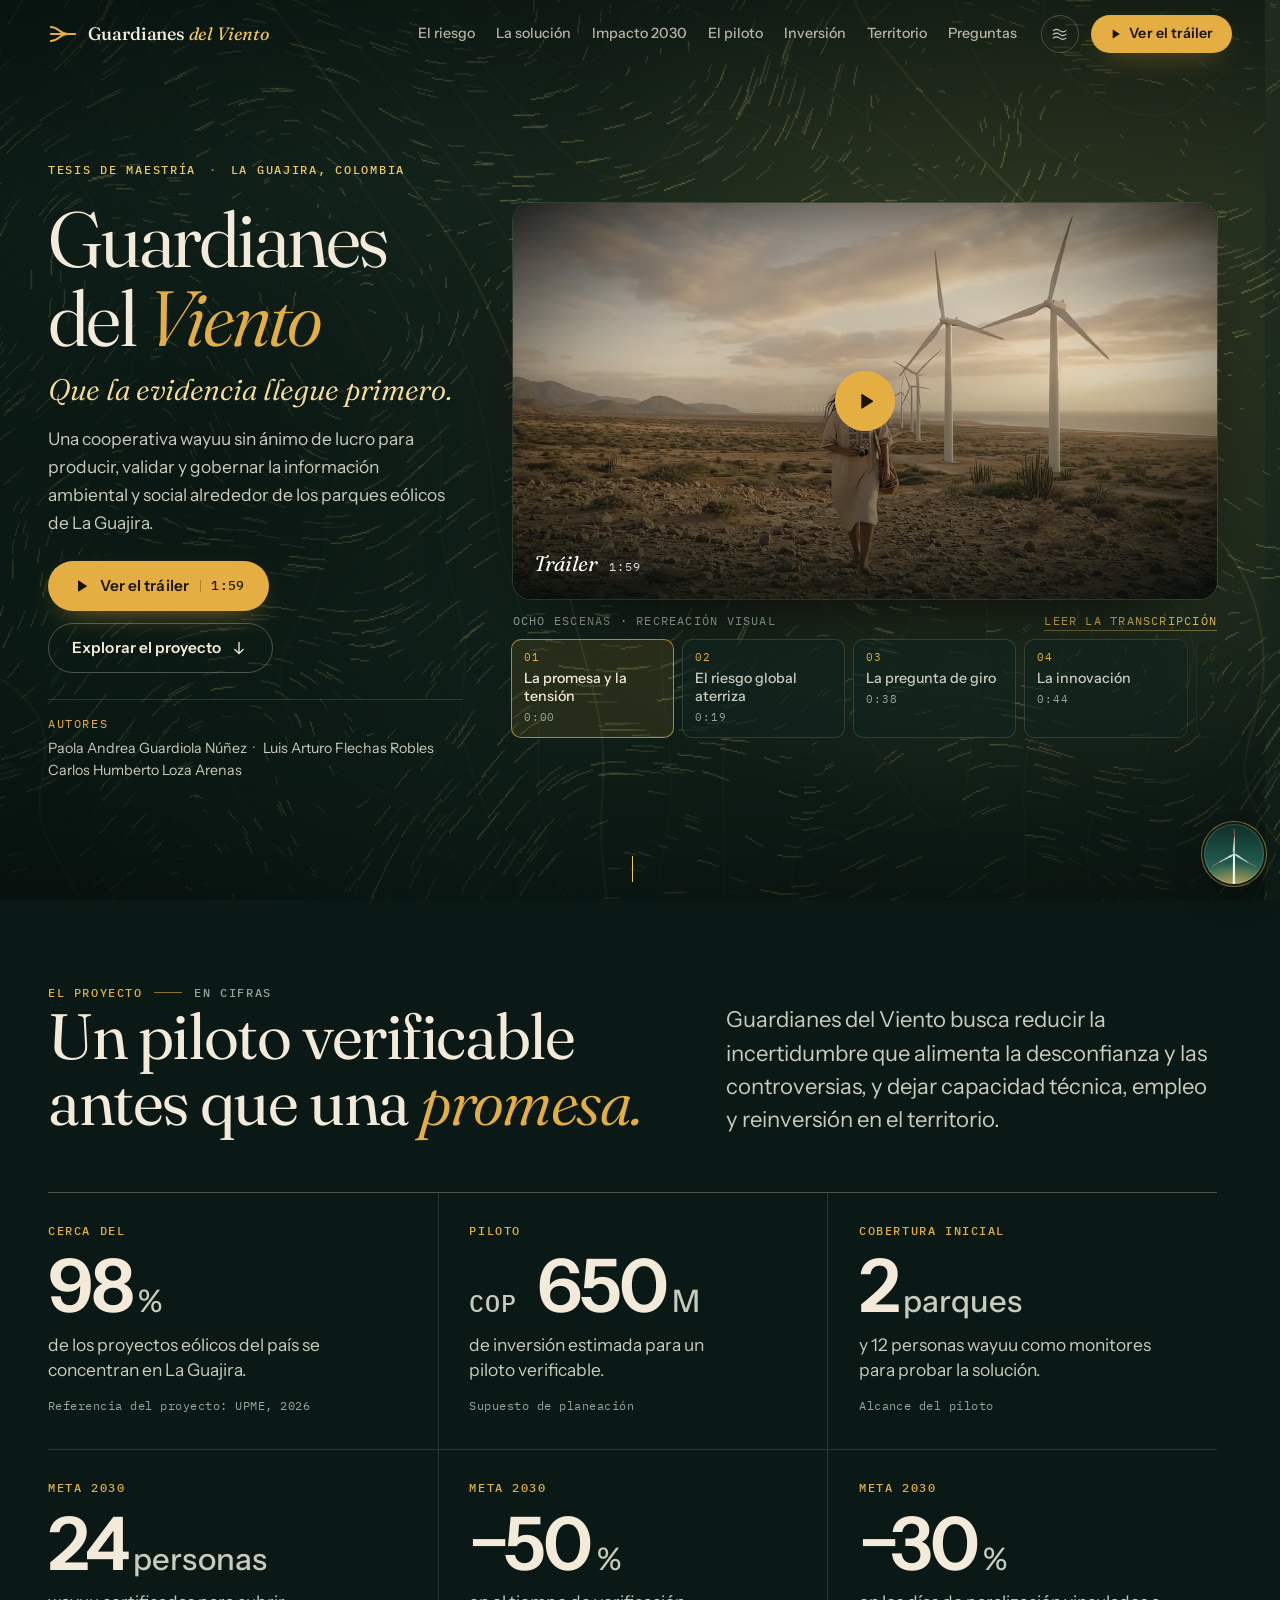
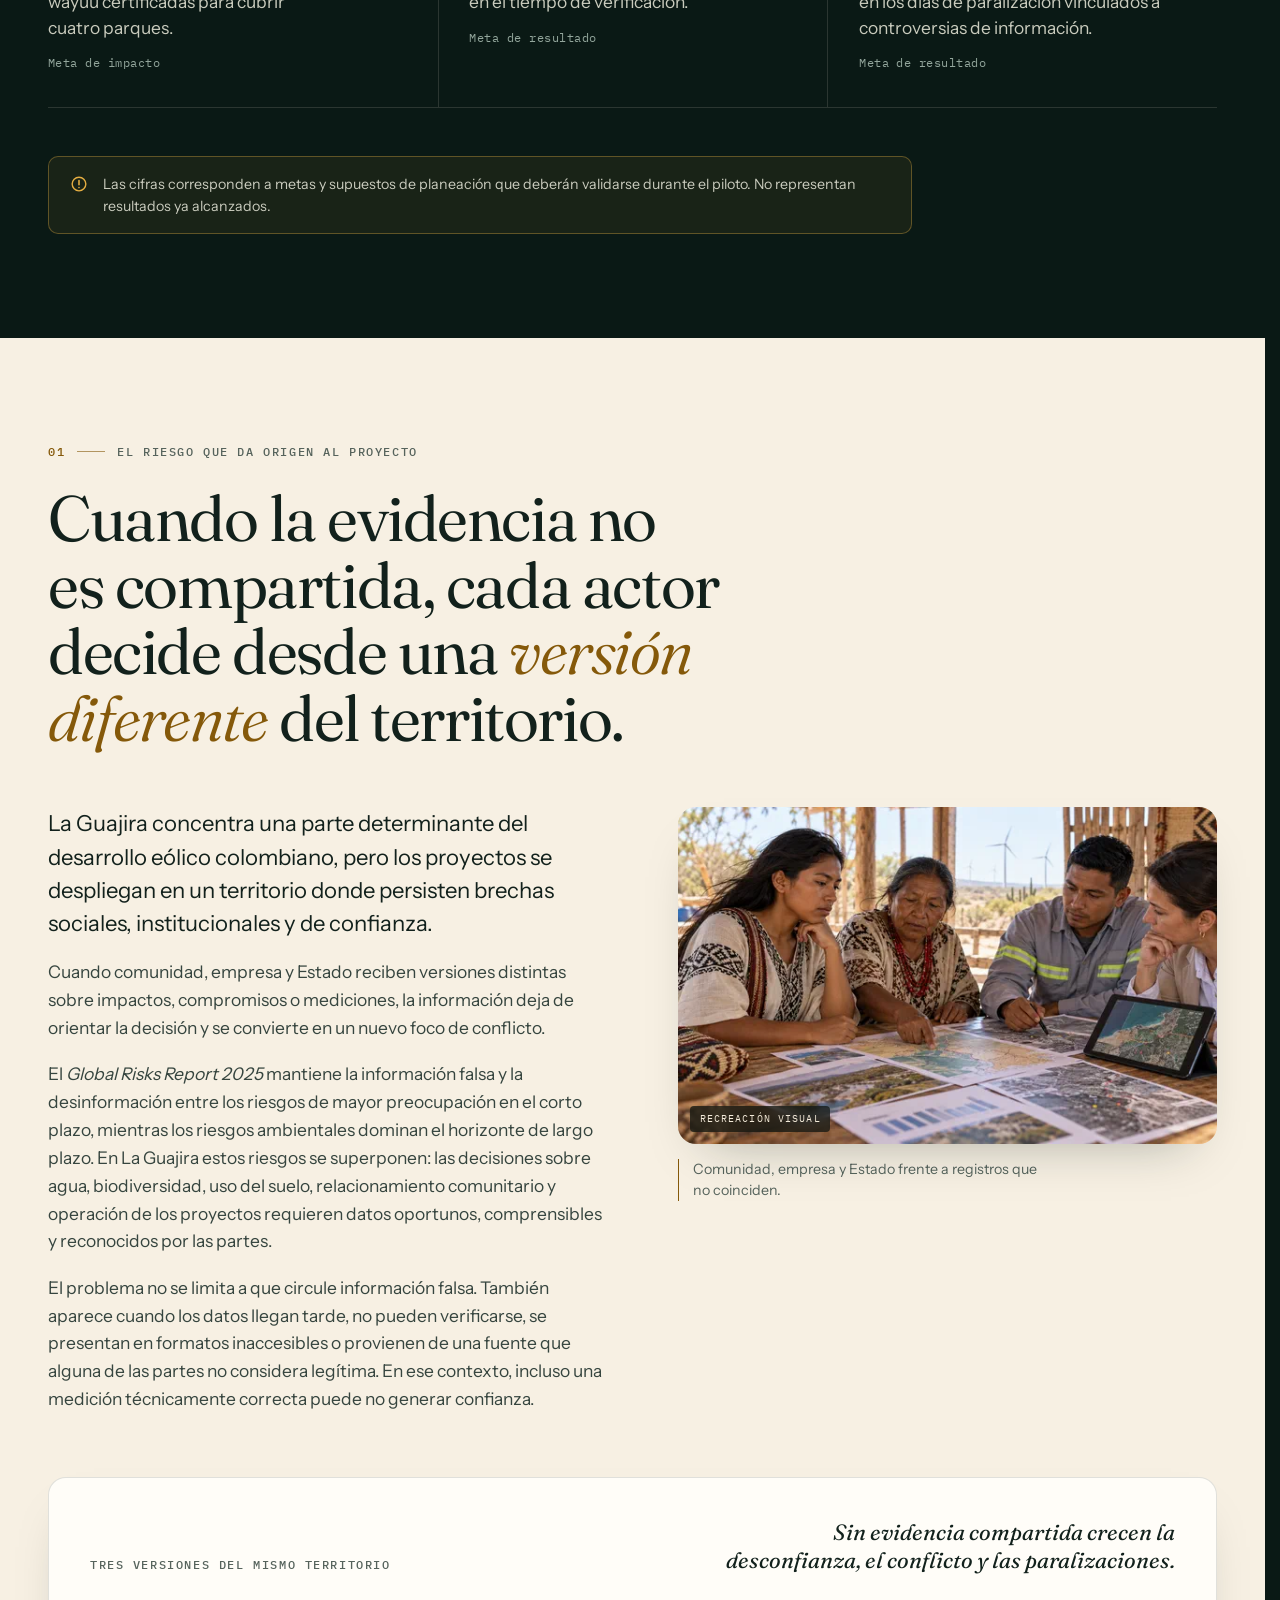
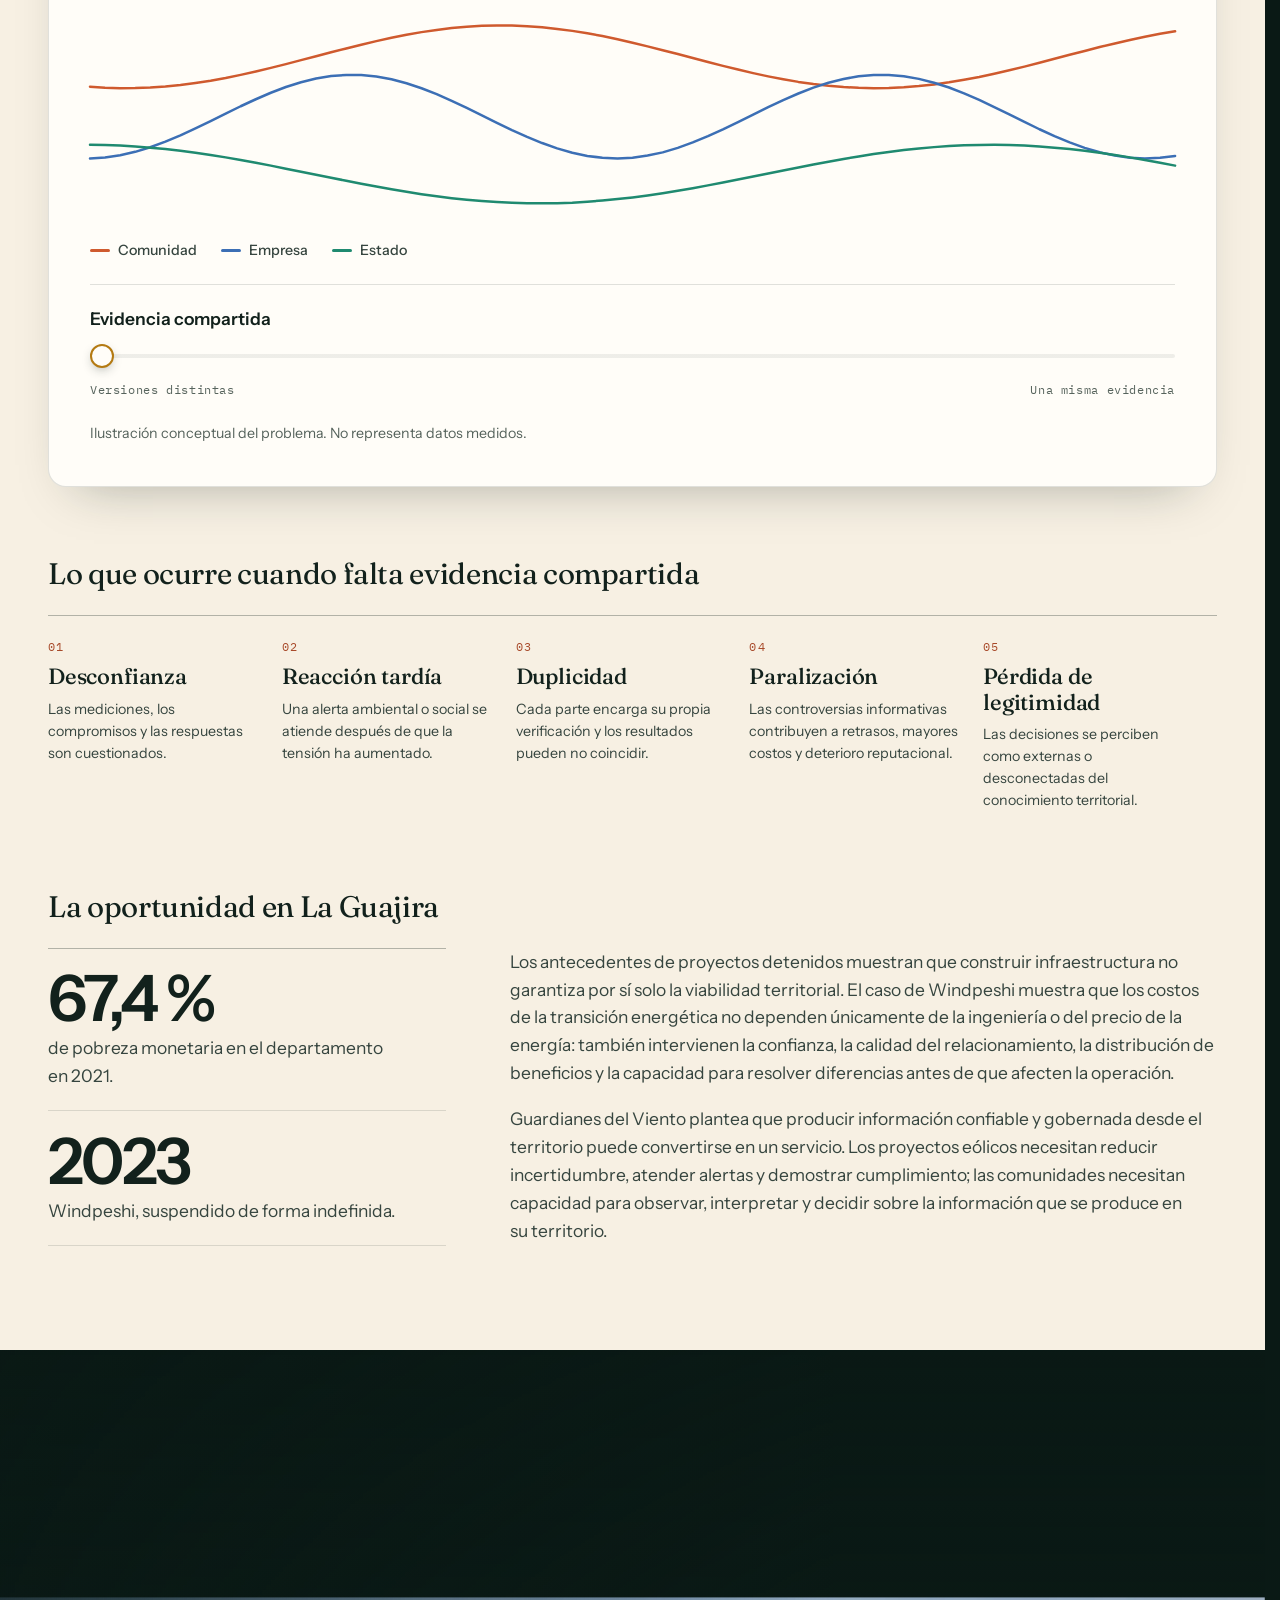
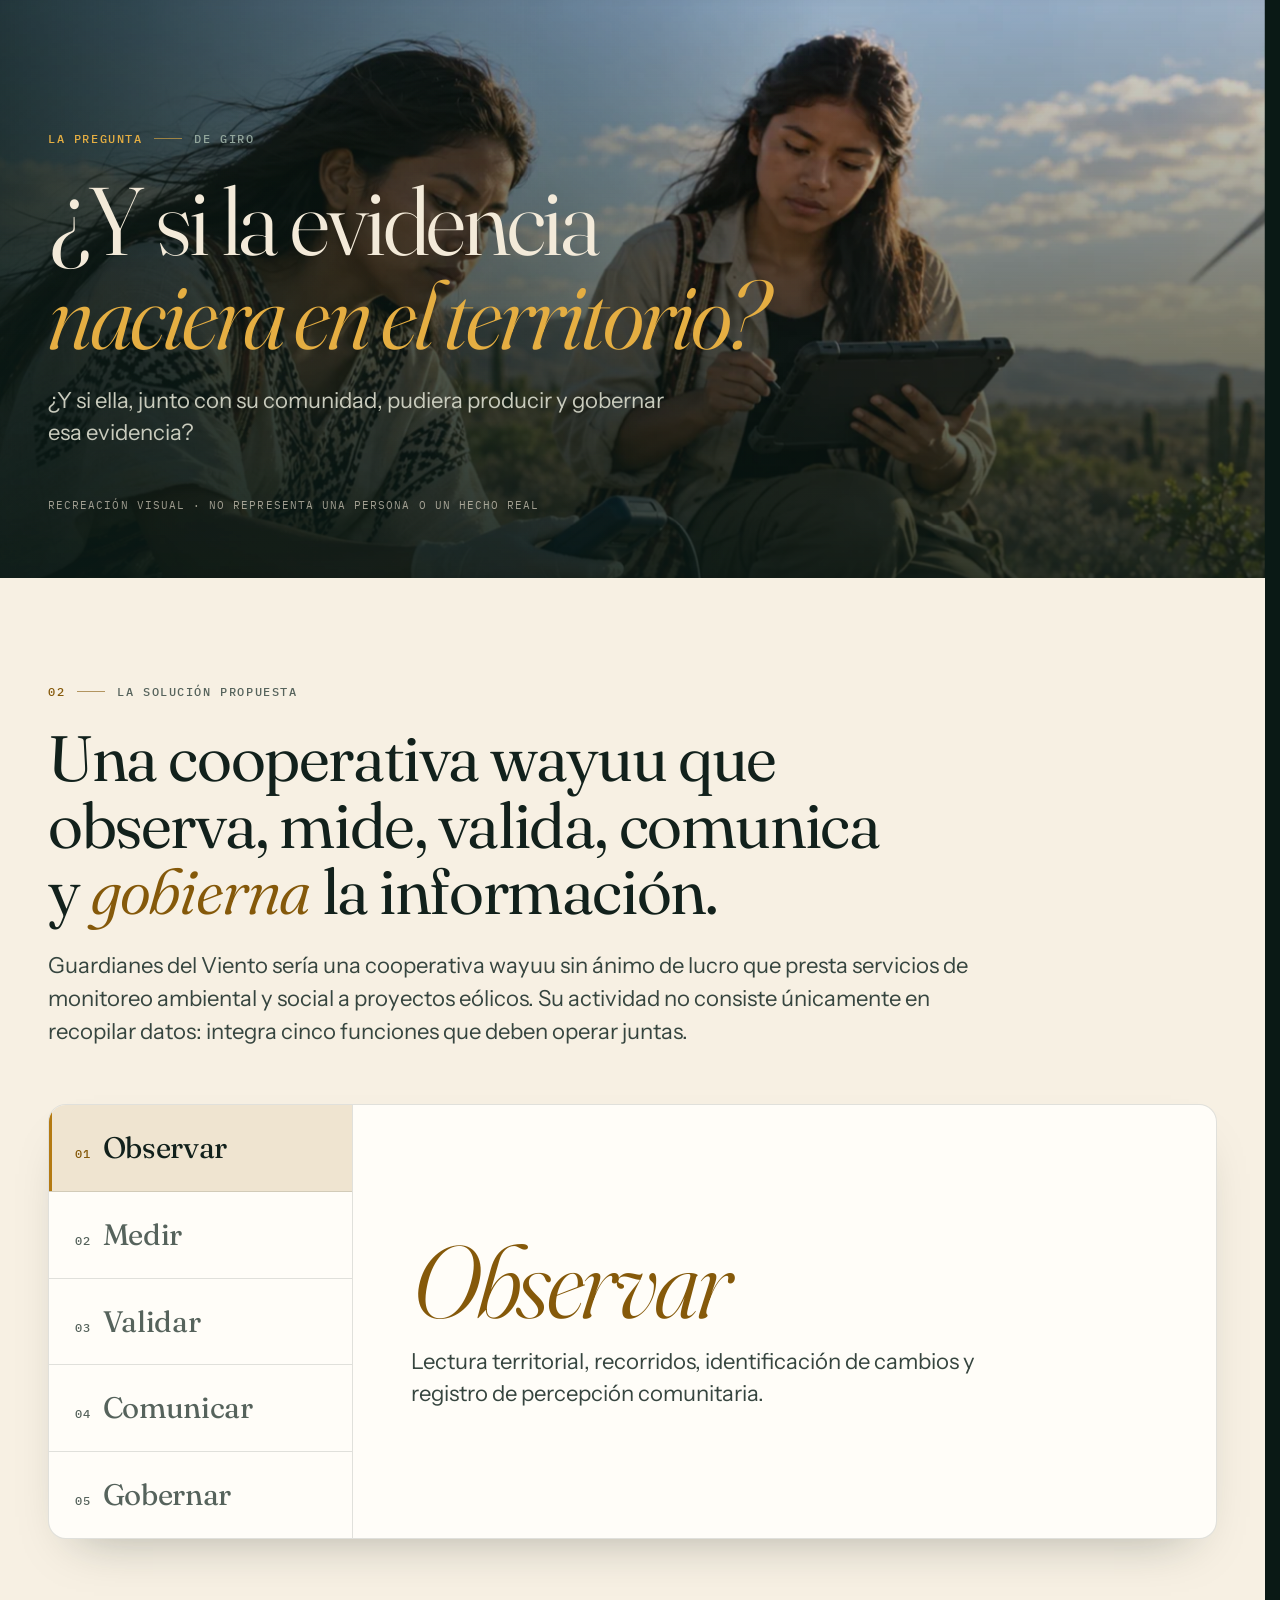
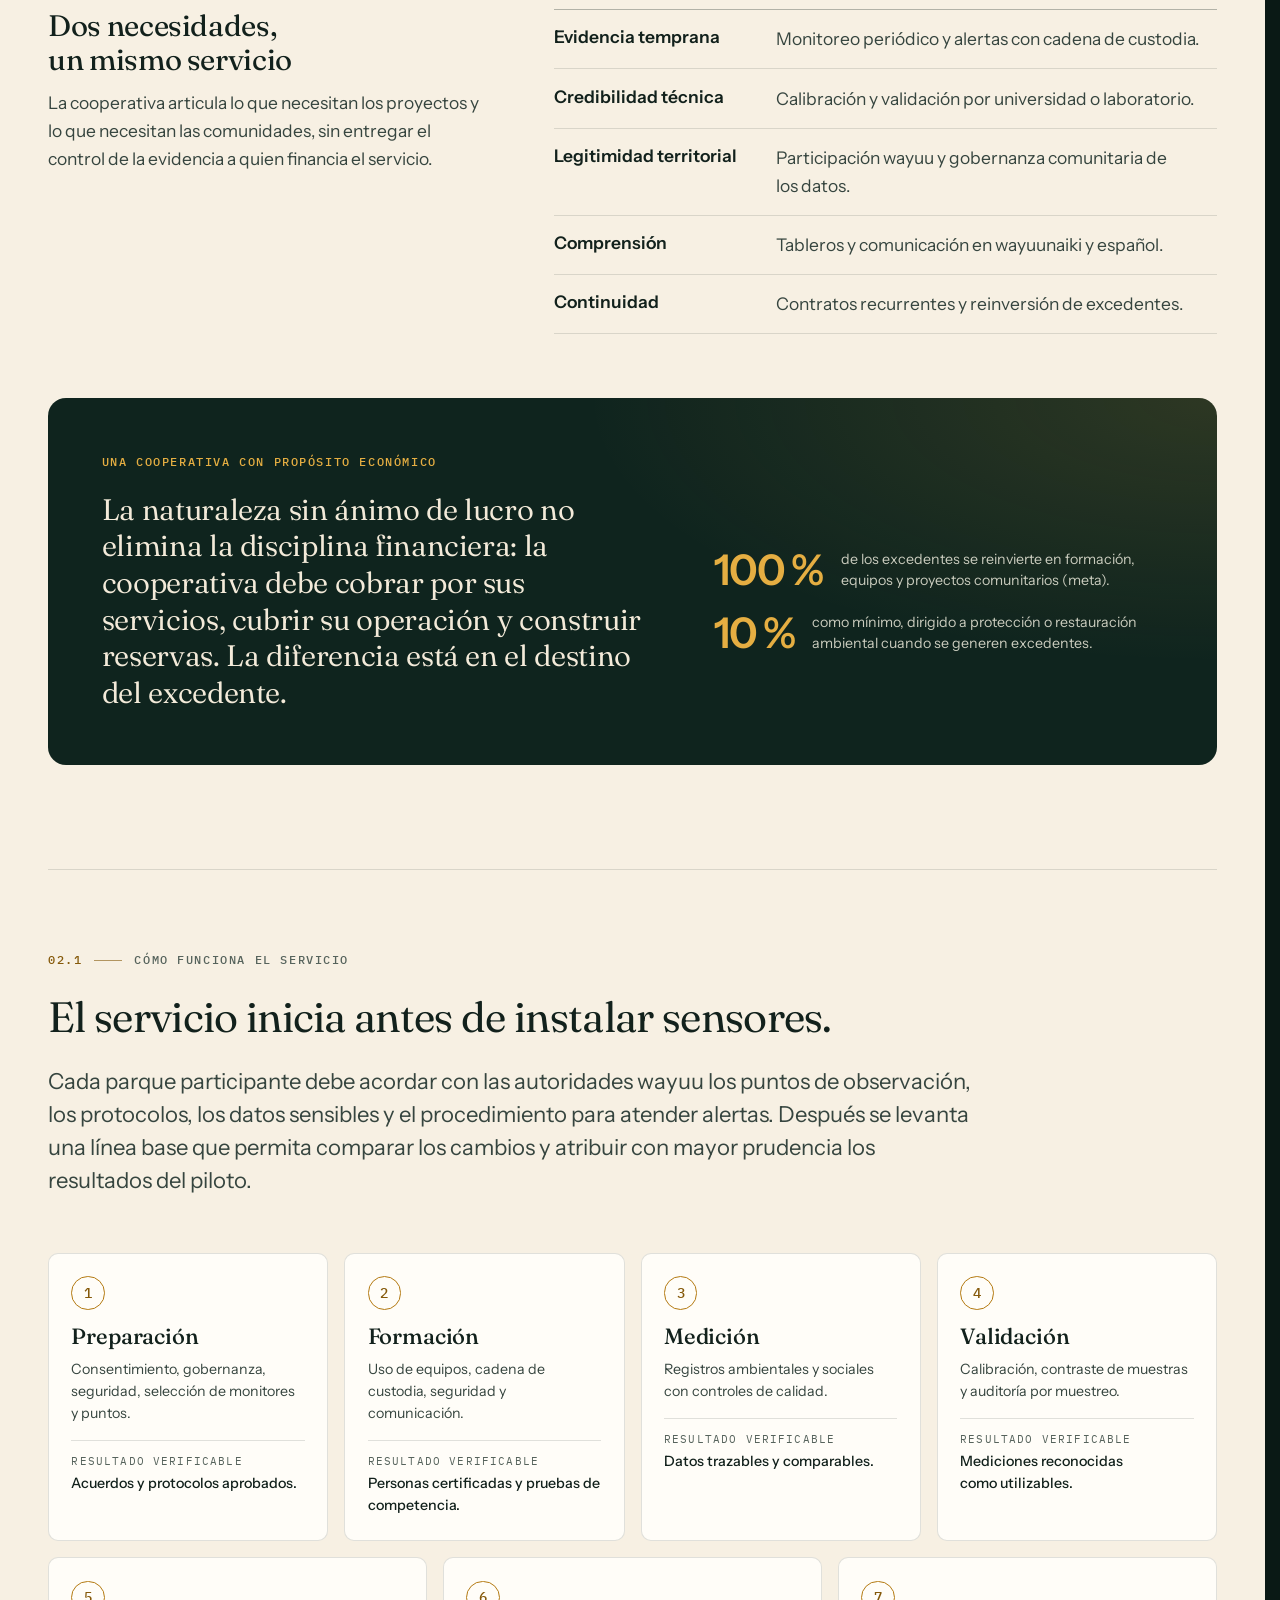
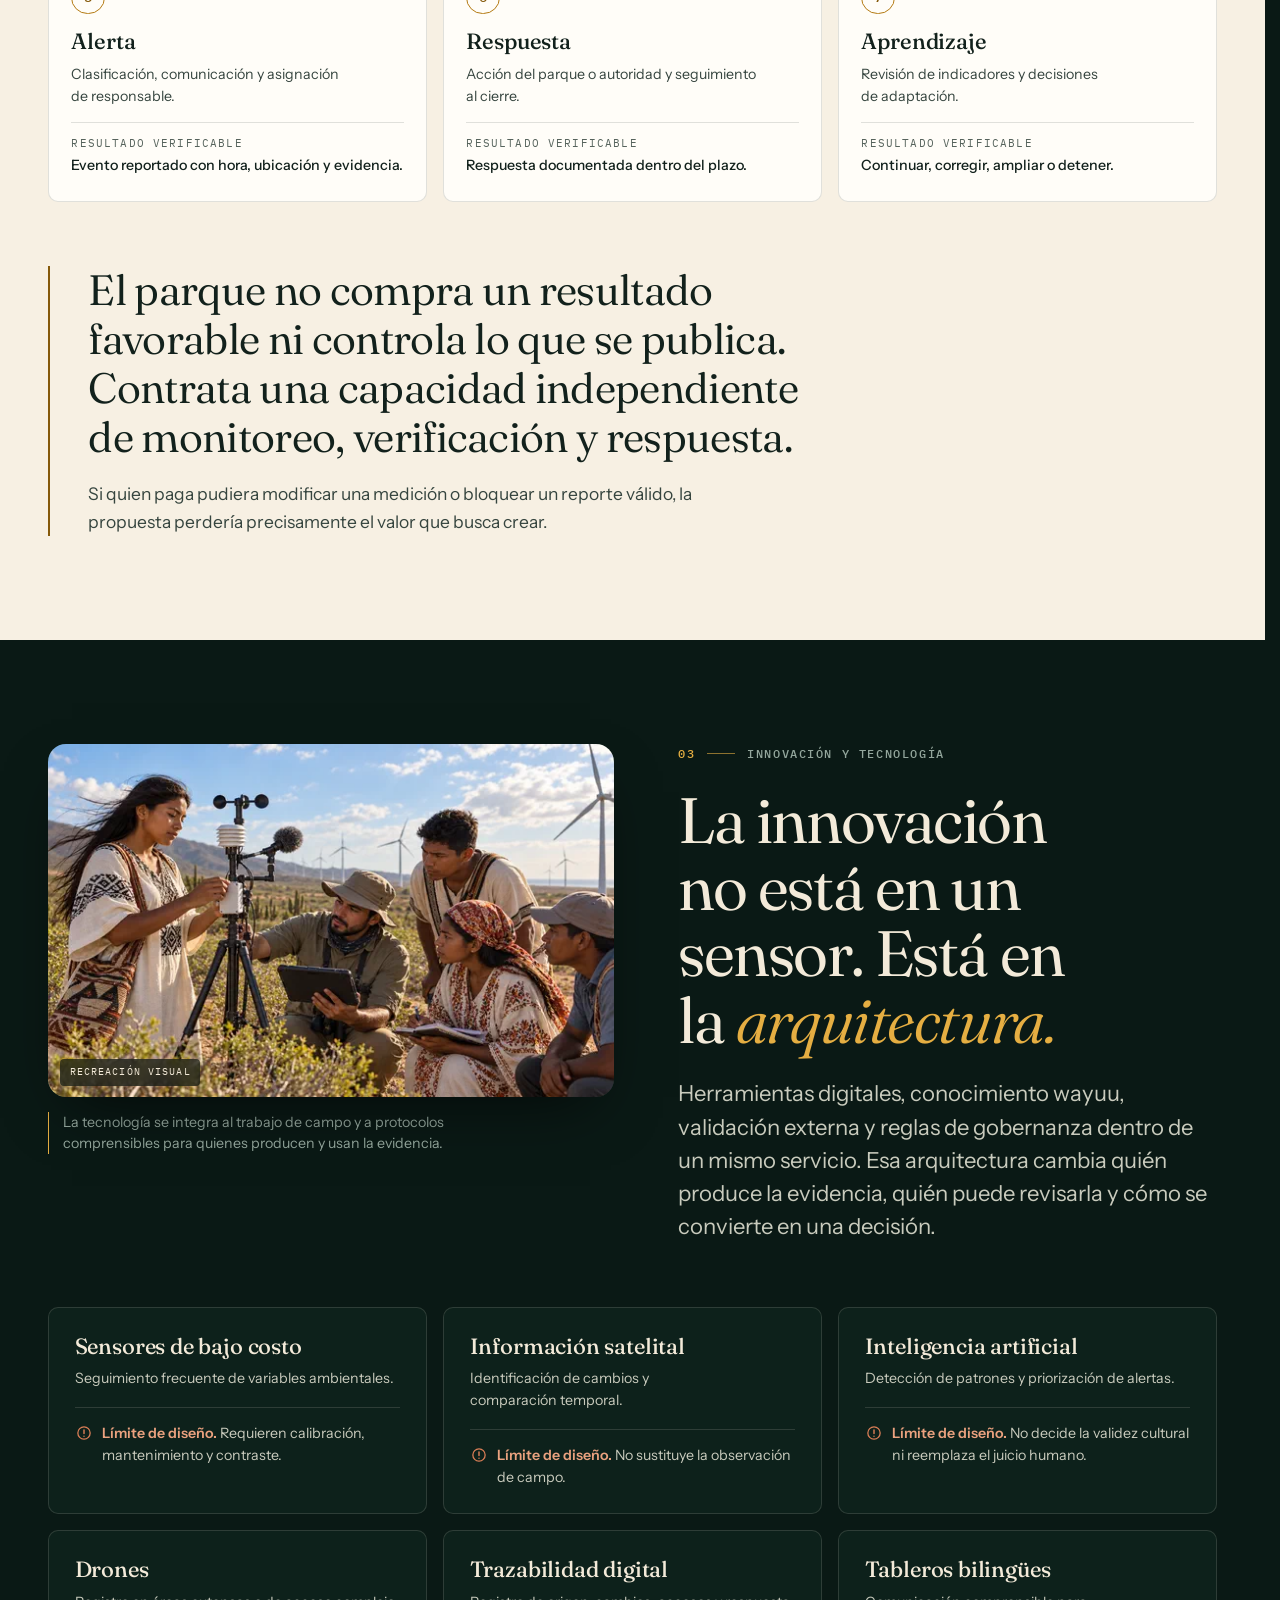
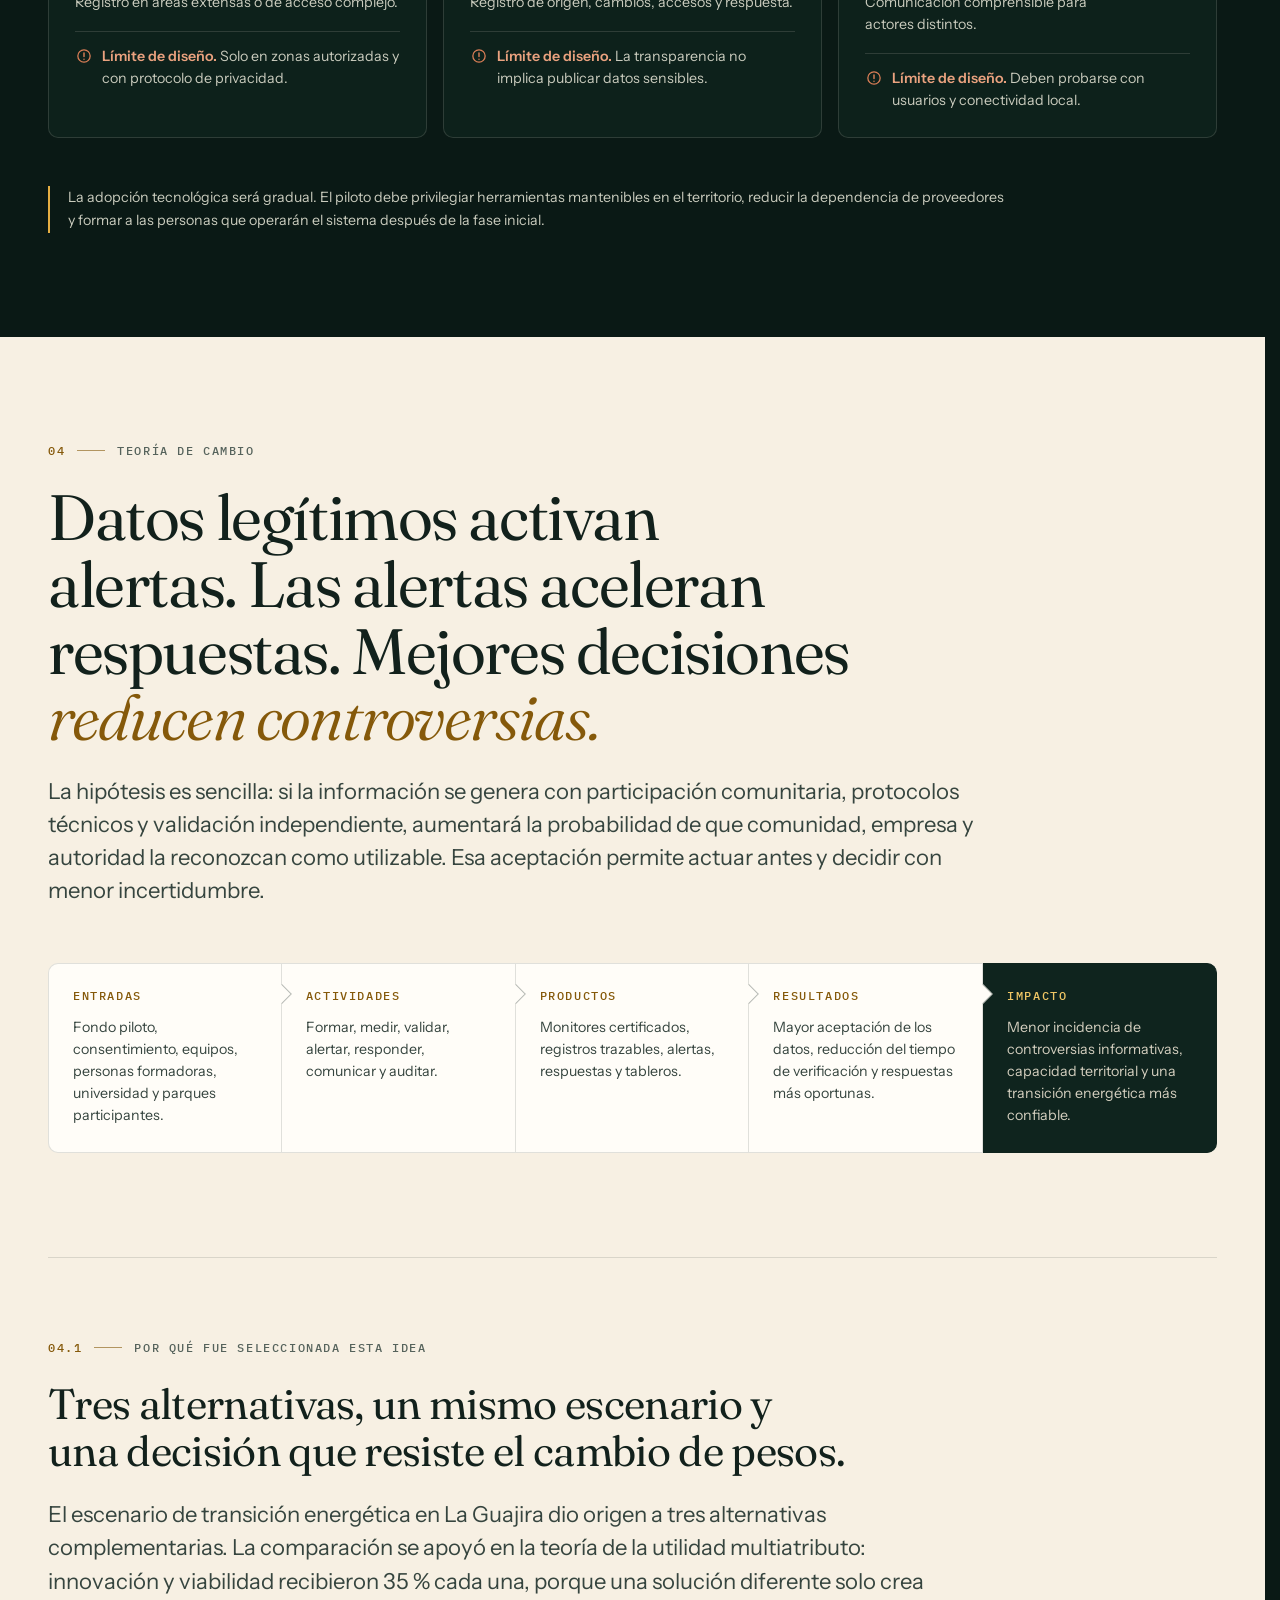
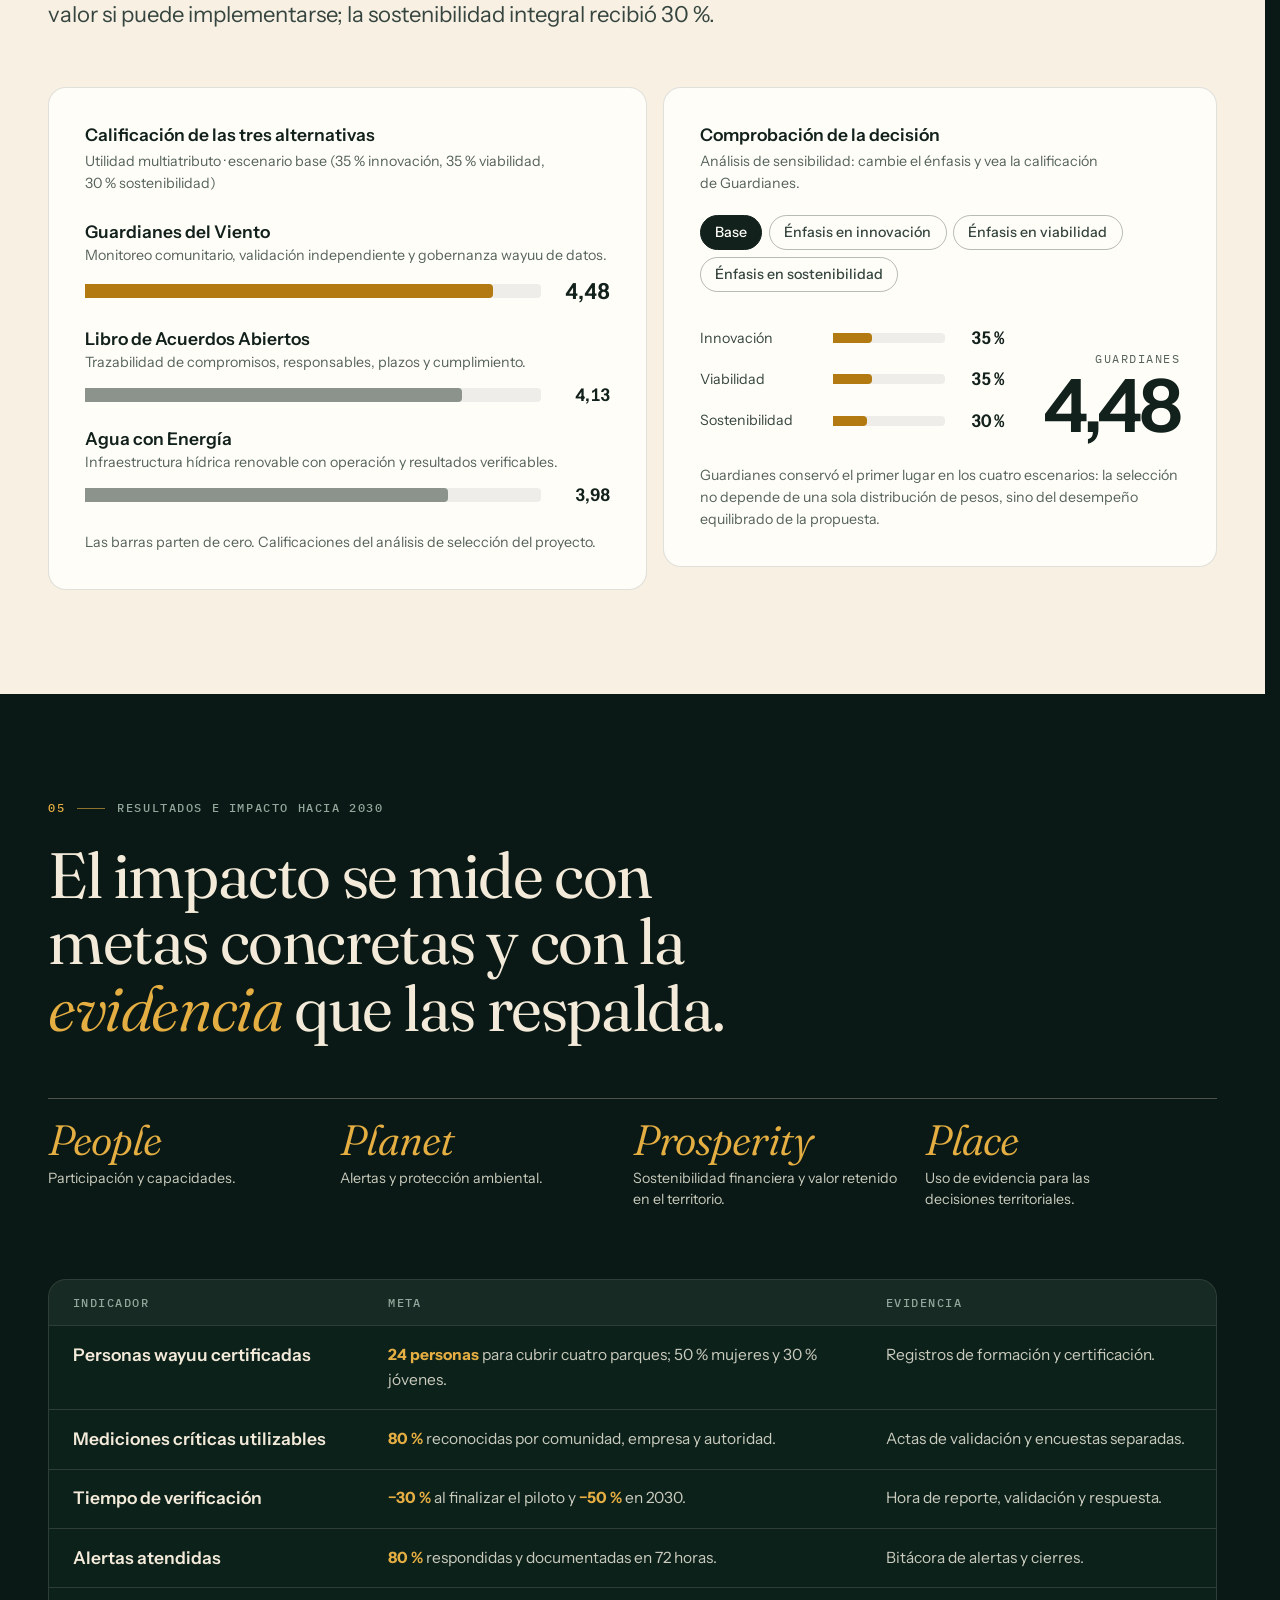
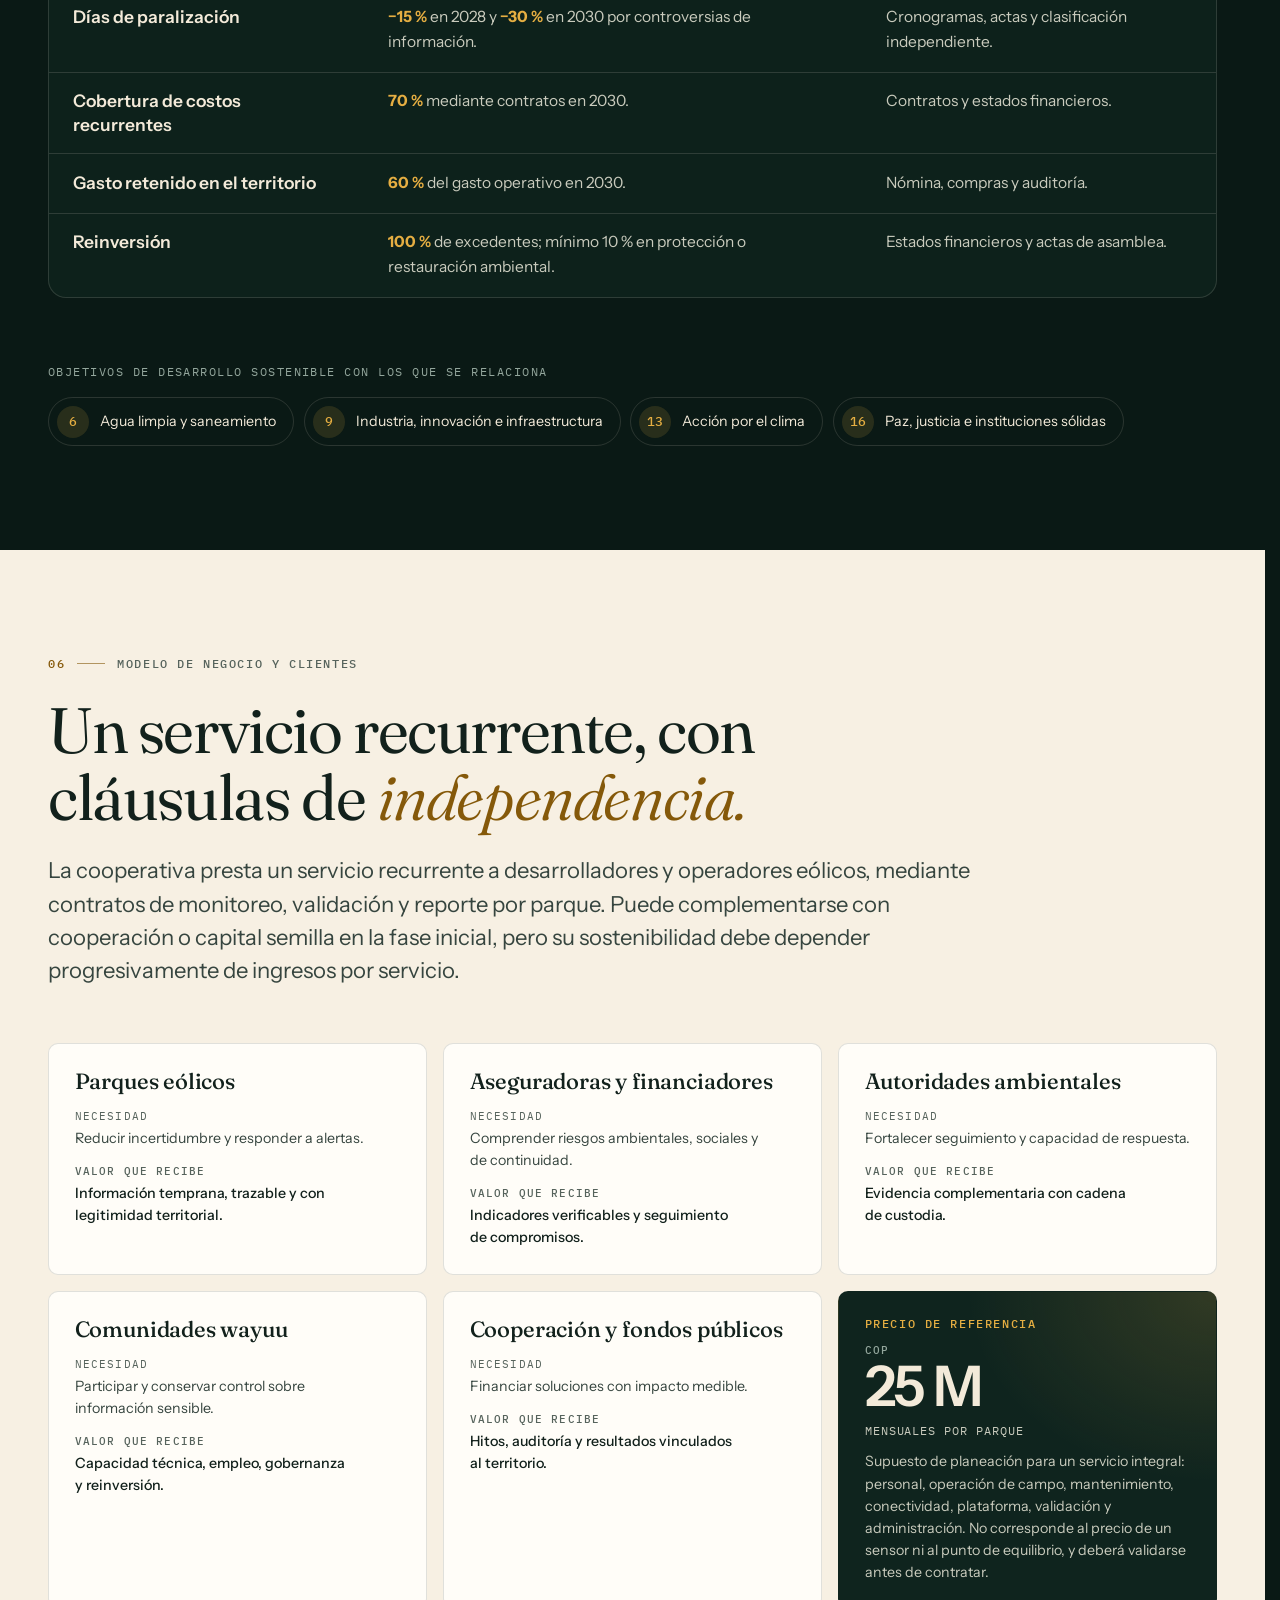
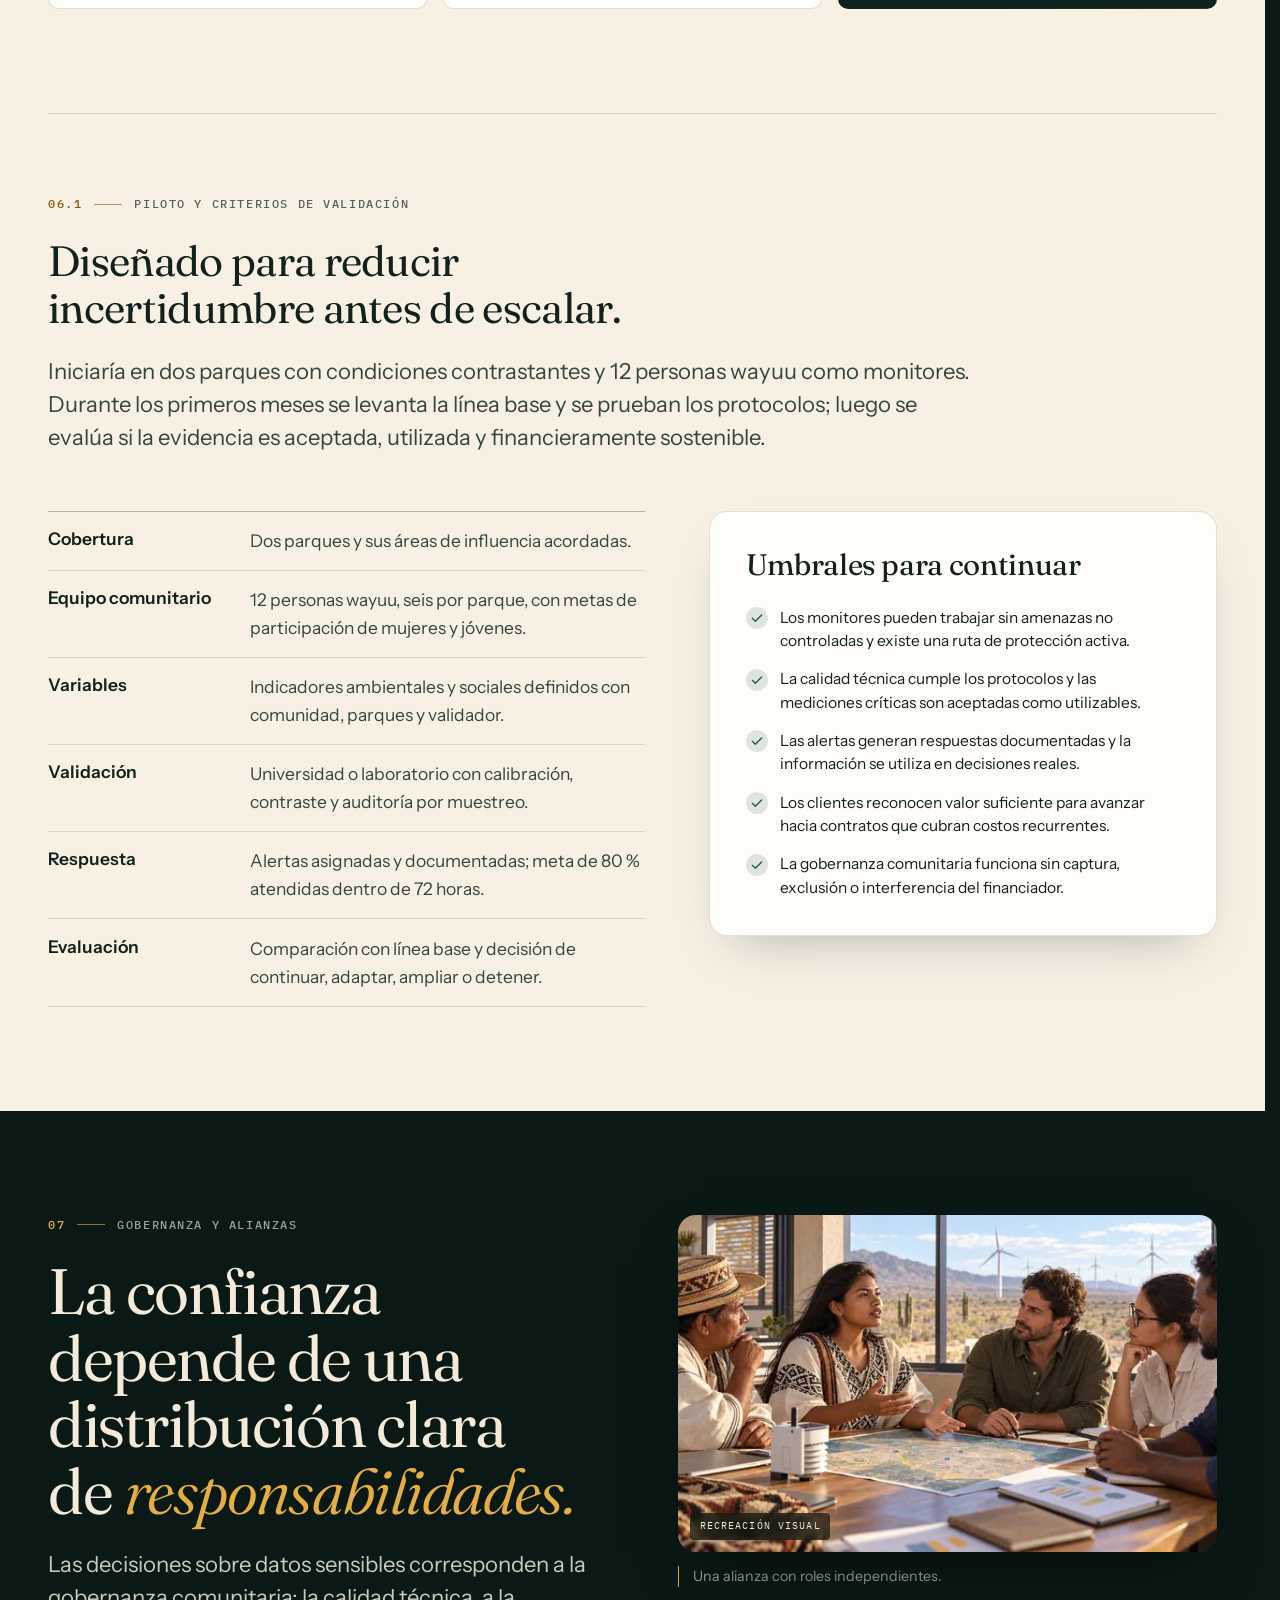
<file: index.html>
<!doctype html>
<html lang="es" class="no-js">
<head>
<meta charset="utf-8">
<meta name="viewport" content="width=device-width, initial-scale=1, viewport-fit=cover">
<title>Guardianes del Viento · Que la evidencia llegue primero</title>
<meta name="description" content="Tesis de maestría. Guardianes del Viento propone una cooperativa wayuu sin ánimo de lucro que produce, valida y gobierna información ambiental y social alrededor de los parques eólicos de La Guajira. Tráiler, informe para evaluar la inversión y asistente de preguntas.">
<meta name="author" content="Paola Andrea Guardiola Núñez, Luis Arturo Flechas Robles, Carlos Humberto Loza Arenas">
<meta name="theme-color" content="#0a1915">
<meta name="color-scheme" content="dark light">
<link rel="canonical" href="https://edwincalderondev-rgb.github.io/Guardianes-del-viento/">

<meta property="og:type" content="website">
<meta property="og:locale" content="es_CO">
<meta property="og:site_name" content="Guardianes del Viento">
<meta property="og:title" content="Guardianes del Viento · Que la evidencia llegue primero">
<meta property="og:description" content="Una cooperativa wayuu que produce, valida y gobierna la evidencia ambiental y social de la transición eólica en La Guajira. Tráiler e informe para evaluar la inversión.">
<meta property="og:url" content="https://edwincalderondev-rgb.github.io/Guardianes-del-viento/">
<meta property="og:image" content="https://edwincalderondev-rgb.github.io/Guardianes-del-viento/assets/img/og/guardianes-del-viento.jpg">
<meta property="og:image:width" content="1200">
<meta property="og:image:height" content="630">
<meta property="og:image:alt" content="Guardianes del Viento: que la evidencia llegue primero.">
<meta name="twitter:card" content="summary_large_image">
<meta name="twitter:title" content="Guardianes del Viento · Que la evidencia llegue primero">
<meta name="twitter:description" content="Una cooperativa wayuu que produce, valida y gobierna la evidencia de la transición eólica en La Guajira.">
<meta name="twitter:image" content="https://edwincalderondev-rgb.github.io/Guardianes-del-viento/assets/img/og/guardianes-del-viento.jpg">

<link rel="icon" href="favicon.svg" type="image/svg+xml">
<link rel="icon" href="favicon.ico" sizes="32x32">
<link rel="apple-touch-icon" href="apple-touch-icon.png">
<link rel="manifest" href="site.webmanifest">

<link rel="preload" href="assets/fonts/fraunces-var.woff2" as="font" type="font/woff2" crossorigin>
<link rel="preload" href="assets/fonts/instrument-sans-var.woff2" as="font" type="font/woff2" crossorigin>
<link rel="preload" as="image" type="image/webp" href="assets/img/escenas/01-territorio-1100.webp" imagesrcset="assets/img/escenas/01-territorio-640.webp 640w, assets/img/escenas/01-territorio-1100.webp 1100w, assets/img/escenas/01-territorio-1672.webp 1672w" imagesizes="(min-width: 1100px) 58vw, 100vw" fetchpriority="high">

<link rel="stylesheet" href="assets/css/tokens.css">
<link rel="stylesheet" href="assets/css/base.css">
<link rel="stylesheet" href="assets/css/sections.css">
<link rel="stylesheet" href="assets/css/trailer.css">
<link rel="stylesheet" href="assets/css/alisio.css">

<script>
  // Marca que hay JavaScript y, si el script principal no llega a cargar, deja todo el contenido a la vista
  document.documentElement.className = document.documentElement.className.replace('no-js', 'js');
  setTimeout(function () { if (!window.__gvReady) document.documentElement.classList.add('no-reveal'); }, 4000);
  // «Pausar animaciones» se recuerda: se aplica antes de pintar para que nada llegue a moverse
  try { if (localStorage.getItem('gv-motion') === 'off') document.documentElement.classList.add('is-still'); } catch (e) {}
</script>
</head>

<body data-tone="dark">

<canvas id="fondo" aria-hidden="true"></canvas>

<a class="skip-link" href="#contenido">Saltar al contenido</a>
<div class="scroll-progress" aria-hidden="true"><span id="scrollProgress"></span></div>

<!-- Iconos del sitio: un solo sprite en linea (funciona tambien abierto como archivo local) -->
<svg class="sprite" aria-hidden="true" focusable="false">
  <symbol id="i-play" viewBox="0 0 24 24"><path d="M8 5.2v13.6a.6.6 0 0 0 .92.5l10.7-6.8a.6.6 0 0 0 0-1L8.92 4.7A.6.6 0 0 0 8 5.2Z" fill="currentColor"/></symbol>
  <symbol id="i-pause" viewBox="0 0 24 24"><path d="M7 5h3.4v14H7zM13.6 5H17v14h-3.4z" fill="currentColor"/></symbol>
  <symbol id="i-replay" viewBox="0 0 24 24"><path d="M4.5 12a7.5 7.5 0 1 0 2.4-5.5M4.5 4.5v3.8h3.8" fill="none" stroke="currentColor" stroke-width="1.8" stroke-linecap="round" stroke-linejoin="round"/></symbol>
  <symbol id="i-cc" viewBox="0 0 24 24"><rect x="3" y="5.5" width="18" height="13" rx="2.5" fill="none" stroke="currentColor" stroke-width="1.7"/><path d="M10.6 10.4a2.3 2.3 0 1 0 0 3.2M17 10.4a2.3 2.3 0 1 0 0 3.2" fill="none" stroke="currentColor" stroke-width="1.7" stroke-linecap="round"/></symbol>
  <symbol id="i-volume" viewBox="0 0 24 24"><path d="M4 9.5h3.2L12 5.6v12.8l-4.8-3.9H4z" fill="currentColor"/><path d="M15.2 9.2a4 4 0 0 1 0 5.6M17.6 6.8a7.4 7.4 0 0 1 0 10.4" fill="none" stroke="currentColor" stroke-width="1.7" stroke-linecap="round"/></symbol>
  <symbol id="i-mute" viewBox="0 0 24 24"><path d="M4 9.5h3.2L12 5.6v12.8l-4.8-3.9H4z" fill="currentColor"/><path d="m15.5 9.5 5 5m0-5-5 5" fill="none" stroke="currentColor" stroke-width="1.7" stroke-linecap="round"/></symbol>
  <symbol id="i-expand" viewBox="0 0 24 24"><path d="M4.5 9.5v-5h5M19.5 9.5v-5h-5M4.5 14.5v5h5M19.5 14.5v5h-5" fill="none" stroke="currentColor" stroke-width="1.8" stroke-linecap="round" stroke-linejoin="round"/></symbol>
  <symbol id="i-collapse" viewBox="0 0 24 24"><path d="M9.5 4.5v5h-5M14.5 4.5v5h5M9.5 19.5v-5h-5M14.5 19.5v-5h5" fill="none" stroke="currentColor" stroke-width="1.8" stroke-linecap="round" stroke-linejoin="round"/></symbol>
  <symbol id="i-screen" viewBox="0 0 24 24"><rect x="3" y="5" width="18" height="12" rx="2" fill="none" stroke="currentColor" stroke-width="1.7"/><path d="M8.5 20.5h7" stroke="currentColor" stroke-width="1.7" stroke-linecap="round"/></symbol>
  <symbol id="i-close" viewBox="0 0 24 24"><path d="m6 6 12 12M18 6 6 18" fill="none" stroke="currentColor" stroke-width="1.8" stroke-linecap="round"/></symbol>
  <symbol id="i-arrow" viewBox="0 0 24 24"><path d="M4.5 12h15m-5.5-5.5L19.5 12 14 17.5" fill="none" stroke="currentColor" stroke-width="1.8" stroke-linecap="round" stroke-linejoin="round"/></symbol>
  <symbol id="i-down" viewBox="0 0 24 24"><path d="M12 4.5v15m5.5-5.5L12 19.5 6.5 14" fill="none" stroke="currentColor" stroke-width="1.8" stroke-linecap="round" stroke-linejoin="round"/></symbol>
  <symbol id="i-chevron" viewBox="0 0 24 24"><path d="m6.5 9.5 5.5 5.5 5.5-5.5" fill="none" stroke="currentColor" stroke-width="1.8" stroke-linecap="round" stroke-linejoin="round"/></symbol>
  <symbol id="i-check" viewBox="0 0 24 24"><path d="m5 12.5 4.5 4.5L19 7.5" fill="none" stroke="currentColor" stroke-width="2" stroke-linecap="round" stroke-linejoin="round"/></symbol>
  <symbol id="i-limit" viewBox="0 0 24 24"><circle cx="12" cy="12" r="8.2" fill="none" stroke="currentColor" stroke-width="1.7"/><path d="M12 7.8v5M12 16.2v.1" stroke="currentColor" stroke-width="1.9" stroke-linecap="round"/></symbol>
  <symbol id="i-chat" viewBox="0 0 24 24"><path d="M5 5.5h14a1.5 1.5 0 0 1 1.5 1.5v8.5A1.5 1.5 0 0 1 19 17h-6.5L8 20.5V17H5a1.5 1.5 0 0 1-1.5-1.5V7A1.5 1.5 0 0 1 5 5.5Z" fill="none" stroke="currentColor" stroke-width="1.7" stroke-linejoin="round"/></symbol>
  <symbol id="i-motion" viewBox="0 0 24 24"><path d="M3 7.5c3-2.4 5.5-2.4 8.5 0s5.5 2.4 8.5 0M3 12.5c3-2.4 5.5-2.4 8.5 0s5.5 2.4 8.5 0M3 17.5c3-2.4 5.5-2.4 8.5 0s5.5 2.4 8.5 0" fill="none" stroke="currentColor" stroke-width="1.7" stroke-linecap="round"/></symbol>
  <symbol id="i-mark" viewBox="0 0 32 32"><path d="M3 8.5c8.5 0 9.5 7.5 18 7.5h8M3 16h26M3 23.5c8.5 0 9.5-7.5 18-7.5" fill="none" stroke="currentColor" stroke-width="2.1" stroke-linecap="round"/></symbol>
</svg>

<header class="site-header" id="siteHeader">
  <div class="site-header-inner">
    <a class="brand" href="#trailer" aria-label="Guardianes del Viento, ir al inicio">
      <svg class="brand-mark" aria-hidden="true"><use href="#i-mark"/></svg>
      <span class="brand-name">Guardianes <span>del Viento</span></span>
    </a>

    <nav class="site-nav" aria-label="Secciones de la página">
      <a href="#riesgo">El riesgo</a>
      <a href="#solucion">La solución</a>
      <a href="#impacto">Impacto 2030</a>
      <a href="#piloto">El piloto</a>
      <a href="#inversion">Inversión</a>
      <a href="#territorio">Territorio</a>
      <a href="#preguntas">Preguntas</a>
    </nav>

    <div class="header-actions">
      <button class="now-playing" id="nowPlaying" type="button" hidden>
        <span class="now-playing-bars" aria-hidden="true"><i></i><i></i><i></i></span>
        <span class="now-playing-text">Tráiler en curso</span>
      </button>
      <button class="motion-toggle" type="button" data-motion-toggle aria-label="Pausar animaciones" title="Pausar animaciones">
        <svg aria-hidden="true"><use href="#i-motion"/></svg>
      </button>
      <a class="btn btn--gold btn--sm header-cta" href="#trailer" data-trailer-play>
        <svg aria-hidden="true"><use href="#i-play"/></svg>
        <span>Ver el tráiler</span>
      </a>
      <button class="menu-toggle" id="menuToggle" type="button" aria-expanded="false" aria-controls="menu">
        <span class="visually-hidden">Abrir el menú</span>
        <span class="menu-toggle-lines" aria-hidden="true"><i></i><i></i></span>
      </button>
    </div>
  </div>
</header>

<div class="menu" id="menu" data-tone="dark" hidden>
  <nav class="menu-nav" aria-label="Todas las secciones">
    <ol>
      <li><a href="#trailer"><span>00</span>El tráiler</a></li>
      <li><a href="#riesgo"><span>01</span>El riesgo</a></li>
      <li><a href="#solucion"><span>02</span>La solución</a></li>
      <li><a href="#tecnologia"><span>03</span>Tecnología</a></li>
      <li><a href="#cambio"><span>04</span>Teoría de cambio</a></li>
      <li><a href="#impacto"><span>05</span>Impacto 2030</a></li>
      <li><a href="#piloto"><span>06</span>El piloto</a></li>
      <li><a href="#gobernanza"><span>07</span>Gobernanza</a></li>
      <li><a href="#inversion"><span>08</span>Inversión</a></li>
      <li><a href="#territorio"><span>09</span>Territorio</a></li>
      <li><a href="#preguntas"><span>10</span>Preguntas</a></li>
    </ol>
  </nav>
  <button class="motion-text" type="button" data-motion-toggle>
    <svg aria-hidden="true"><use href="#i-motion"/></svg><i aria-hidden="true"></i>
    <span class="motion-label">Pausar animaciones</span>
  </button>
</div>

<main id="contenido">

<!-- ========================================================================
     00 · ESCENARIO DEL TRÁILER
     El video es la pieza central: la página entera es su marco.
     ===================================================================== -->
<section class="stage" id="trailer" data-tone="dark" aria-labelledby="titulo">
  <div class="stage-inner">

    <div class="stage-copy">
      <p class="eyebrow" data-rise style="--i:0">Tesis de maestría <span aria-hidden="true">·</span> La Guajira, Colombia</p>
      <h1 class="stage-title" id="titulo">
        <span class="line"><span data-rise style="--i:1">Guardianes</span></span>
        <span class="line"><span data-rise style="--i:2">del <em>Viento</em></span></span>
      </h1>
      <p class="stage-motto" data-rise style="--i:3">Que la evidencia llegue primero.</p>
      <p class="stage-lede" data-rise style="--i:4">Una cooperativa wayuu sin ánimo de lucro para producir, validar y gobernar la información ambiental y social alrededor de los parques eólicos de La Guajira.</p>
      <div class="stage-actions" data-rise style="--i:5">
        <button class="btn btn--gold" type="button" data-trailer-play>
          <svg aria-hidden="true"><use href="#i-play"/></svg>
          <span>Ver el tráiler</span>
          <span class="btn-meta" data-trailer-duration>1:58</span>
        </button>
        <a class="btn btn--ghost" href="#cifras">
          <span>Explorar el proyecto</span>
          <svg aria-hidden="true"><use href="#i-down"/></svg>
        </a>
      </div>
      <div class="stage-authors" data-rise style="--i:6">
        <p class="stage-authors-label" id="autores-t">Autores</p>
        <div class="name-list"><ul role="list" aria-labelledby="autores-t"><li>Paola Andrea Guardiola Núñez</li><li>Luis Arturo Flechas Robles</li><li>Carlos Humberto Loza Arenas</li></ul></div>
      </div>
    </div>

    <div class="player-slot" id="playerSlot">
    <div class="player" id="player" data-state="idle" role="region" aria-label="Tráiler de Guardianes del Viento">
      <div class="player-backdrop" aria-hidden="true"></div>

      <div class="frame-wrap">
        <div class="frame-glow" aria-hidden="true"></div>

        <div class="frame" id="frame">
          <!-- Escenas de la previsualización: las ocho del storyboard, sincronizadas con la voz.
               Cuando exista el video final, trailer-data.js lo activa y estas capas no se usan. -->
          <div class="scenes" id="scenes" aria-hidden="true">

            <div class="scene" data-scene="1" style="--ox:24%;--oy:38%;--s0:1.02;--s1:1.16">
              <img class="scene-img" alt="" width="1672" height="941" decoding="async"
                   data-src="assets/img/escenas/01-territorio-1100.webp"
                   data-srcset="assets/img/escenas/01-territorio-640.webp 640w, assets/img/escenas/01-territorio-1100.webp 1100w, assets/img/escenas/01-territorio-1672.webp 1672w">
              <div class="scene-ov scene-ov--bl">
                <p class="ov-caps" data-in=".33" data-out=".98">Energía para Colombia</p>
                <p class="ov-caps ov-caps--gold" data-in=".68" data-out=".98">¿Confianza para el territorio?</p>
              </div>
              <svg class="ov-lines" viewBox="0 0 800 120" preserveAspectRatio="none" data-in=".53" data-out=".98">
                <path d="M0 40 C 160 10, 300 70, 470 34 S 700 20, 800 52"/>
                <path d="M0 62 C 150 96, 330 30, 480 70 S 690 96, 800 60"/>
                <path d="M0 86 C 190 60, 290 110, 460 84 S 720 58, 800 92"/>
              </svg>
            </div>

            <div class="scene" data-scene="2" style="--ox:52%;--oy:70%;--s0:1.12;--s1:1.02">
              <img class="scene-img" alt="" width="1672" height="941" decoding="async"
                   data-src="assets/img/escenas/02-versiones-1100.webp"
                   data-srcset="assets/img/escenas/02-versiones-640.webp 640w, assets/img/escenas/02-versiones-1100.webp 1100w, assets/img/escenas/02-versiones-1672.webp 1672w">
              <div class="scene-ov scene-ov--tl">
                <p class="ov-caps" data-in=".13" data-out=".55">Desinformación <i>+</i> riesgo ambiental</p>
              </div>
              <div class="scene-ov scene-ov--bl">
                <p class="ov-figure" data-in=".6" data-out=".985">
                  <span class="ov-figure-pre">cerca del</span>
                  <span class="ov-figure-num"><b data-ov-count="98">98</b> %</span>
                  <span class="ov-figure-post">de los proyectos eólicos del país</span>
                </p>
              </div>
              <p class="ov-source" data-in=".08" data-out=".95">Fuentes: WEF 2025 · UPME 2026</p>
            </div>

            <div class="scene" data-scene="3" style="--ox:40%;--oy:60%;--s0:1.18;--s1:1.06">
              <img class="scene-img" alt="" width="1672" height="941" decoding="async"
                   data-src="assets/img/escenas/03-monitoreo-1100.webp"
                   data-srcset="assets/img/escenas/03-monitoreo-640.webp 640w, assets/img/escenas/03-monitoreo-1100.webp 1100w, assets/img/escenas/03-monitoreo-1672.webp 1672w">
              <div class="scene-ov scene-ov--center">
                <p class="ov-quote">
                  <span data-in=".05" data-out=".97">¿Y si la evidencia</span>
                  <span data-in=".45" data-out=".97"><em>naciera en el territorio?</em></span>
                </p>
              </div>
            </div>

            <div class="scene" data-scene="4" style="--ox:36%;--oy:44%;--s0:1.03;--s1:1.14">
              <img class="scene-img" alt="" width="1672" height="941" decoding="async"
                   data-src="assets/img/escenas/04-formacion-1100.webp"
                   data-srcset="assets/img/escenas/04-formacion-640.webp 640w, assets/img/escenas/04-formacion-1100.webp 1100w, assets/img/escenas/04-formacion-1672.webp 1672w">
              <p class="ov-stamp" data-in=".69" data-out=".985">Gobernanza comunitaria de datos</p>
              <div class="scene-ov scene-ov--bl">
                <p class="ov-tools" data-in=".42" data-out=".69">Sensores · Satélite · IA · Tableros bilingües</p>
                <p class="ov-sum">
                  <span data-in=".3" data-out=".985">Conocimiento wayuu</span>
                  <i data-in=".42" data-out=".985">+</i>
                  <span data-in=".42" data-out=".985">Tecnología</span>
                  <i data-in=".57" data-out=".985">+</i>
                  <span data-in=".57" data-out=".985">Validación</span>
                </p>
              </div>
            </div>

            <div class="scene scene--soft" data-scene="5" style="--ox:50%;--oy:50%;--s0:1.1;--s1:1.04">
              <img class="scene-img" alt="" width="1672" height="941" decoding="async"
                   data-src="assets/img/escenas/05-gobernanza-1100.webp"
                   data-srcset="assets/img/escenas/05-gobernanza-640.webp 640w, assets/img/escenas/05-gobernanza-1100.webp 1100w, assets/img/escenas/05-gobernanza-1672.webp 1672w">
              <div class="scene-ov scene-ov--center">
                <ol class="ov-chain">
                  <li data-in=".16" data-out=".985">Datos</li>
                  <li data-in=".31" data-out=".985">Alertas</li>
                  <li data-in=".52" data-out=".985">Respuestas</li>
                  <li data-in=".7" data-out=".985">Decisiones</li>
                </ol>
                <p class="ov-result" data-in=".85" data-out=".985">Menos controversias</p>
              </div>
            </div>

            <div class="scene scene--split" data-scene="6" style="--ox:30%;--oy:50%;--s0:1.04;--s1:1.12">
              <img class="scene-img" alt="" width="1672" height="941" decoding="async"
                   data-src="assets/img/escenas/03-monitoreo-1100.webp"
                   data-srcset="assets/img/escenas/03-monitoreo-640.webp 640w, assets/img/escenas/03-monitoreo-1100.webp 1100w, assets/img/escenas/03-monitoreo-1672.webp 1672w">
              <div class="scene-ov scene-ov--panel">
                <p class="ov-year" data-in=".02" data-out=".985">Hacia 2030</p>
                <p class="ov-goal" data-in=".17" data-out=".985">
                  <b>24 personas</b> <span>4 parques</span>
                  <small>50 % mujeres • 30 % jóvenes</small>
                </p>
                <p class="ov-goal" data-in=".44" data-out=".985">
                  <b>−50 %</b> <span>tiempo de verificación</span>
                </p>
                <p class="ov-goal" data-in=".61" data-out=".985">
                  <b>−30 %</b> <span>días de paralización</span>
                </p>
                <p class="ov-ods" data-in=".8" data-out=".985">ODS 6 · 9 · 13 · 16</p>
                <p class="ov-foot" data-in=".17" data-out=".985">Piloto: 12 personas / 2 parques</p>
              </div>
            </div>

            <div class="scene" data-scene="7" style="--ox:60%;--oy:44%;--s0:1.12;--s1:1.03">
              <img class="scene-img" alt="" width="1672" height="941" decoding="async"
                   data-src="assets/img/escenas/06-alianzas-1100.webp"
                   data-srcset="assets/img/escenas/06-alianzas-640.webp 640w, assets/img/escenas/06-alianzas-1100.webp 1100w, assets/img/escenas/06-alianzas-1672.webp 1672w">
              <div class="scene-ov scene-ov--center">
                <p class="ov-invest" data-in=".07" data-out=".985">
                  <span>Piloto</span>
                  <b>COP 650 millones</b>
                </p>
                <p class="ov-caps ov-caps--sm" data-in=".64" data-out=".985">2 parques • 12 personas • validación independiente</p>
                <ul class="ov-actors">
                  <li data-in=".3" data-out=".985">Autoridades wayuu</li>
                  <li data-in=".39" data-out=".985">Parques</li>
                  <li data-in=".47" data-out=".985">Universidad</li>
                  <li data-in=".55" data-out=".985">Laboratorio</li>
                </ul>
                <p class="ov-stamp ov-stamp--inline" data-in=".845" data-out=".985">Independencia</p>
              </div>
            </div>

            <div class="scene" data-scene="8" style="--ox:44%;--oy:36%;--s0:1.02;--s1:1.1">
              <img class="scene-img" alt="" width="1672" height="941" decoding="async"
                   data-src="assets/img/escenas/07-equipo-1100.webp"
                   data-srcset="assets/img/escenas/07-equipo-640.webp 640w, assets/img/escenas/07-equipo-1100.webp 1100w, assets/img/escenas/07-equipo-1672.webp 1672w">
              <div class="scene-ov scene-ov--center scene-ov--low">
                <p class="ov-call">
                  <span data-in=".03" data-out="1.3">Invierta en <em>Guardianes del Viento</em></span>
                  <small data-in=".19" data-out="1.3">Que la evidencia llegue primero</small>
                </p>
              </div>
            </div>
          </div>

          <video class="frame-video" id="trailerVideo" playsinline preload="none" hidden></video>

          <!-- Portada: lo que se ve antes de reproducir -->
          <div class="frame-poster" id="framePoster">
            <img alt="Recreación visual: una joven wayuu camina por el semidesierto de La Guajira entre aerogeneradores, al atardecer." width="1920" height="1080"
                 src="assets/video/portada-1100.webp"
                 srcset="assets/video/portada-640.webp 640w, assets/video/portada-1100.webp 1100w, assets/video/portada-1920.webp 1920w"
                 sizes="(min-width: 1100px) 58vw, 100vw" fetchpriority="high" decoding="async">
            <button class="poster-play" type="button" data-trailer-play aria-label="Reproducir el tráiler de Guardianes del Viento">
              <span class="poster-play-ring" aria-hidden="true"></span>
              <svg aria-hidden="true"><use href="#i-play"/></svg>
            </button>
            <div class="poster-meta" aria-hidden="true">
              <span class="poster-meta-title">Tráiler</span>
              <span class="poster-meta-time" data-trailer-duration>1:58</span>
            </div>
          </div>

          <!-- Cierre: aparece al terminar -->
          <div class="frame-end" id="frameEnd" hidden>
            <p class="frame-end-title">Hagamos que la evidencia <em>llegue primero.</em></p>
            <div class="frame-end-actions">
              <a class="btn btn--gold" href="#cifras" data-trailer-exit>
                <span>Conocer el proyecto</span>
                <svg aria-hidden="true"><use href="#i-down"/></svg>
              </a>
              <button class="btn btn--ghost" type="button" data-trailer-replay>
                <svg aria-hidden="true"><use href="#i-replay"/></svg>
                <span>Ver de nuevo</span>
              </button>
            </div>
          </div>

          <p class="frame-badge" id="frameBadge" hidden>Previsualización del storyboard<span> · el video final ocupará este lugar</span></p>
        </div>

        <!-- Controles -->
        <div class="controls" id="controls" role="group" aria-label="Controles del tráiler">
          <button class="ctl ctl--play" id="ctlPlay" type="button" aria-label="Reproducir">
            <svg class="ico-play" aria-hidden="true"><use href="#i-play"/></svg>
            <svg class="ico-pause" aria-hidden="true"><use href="#i-pause"/></svg>
          </button>
          <p class="ctl-time" aria-hidden="true"><span id="ctlNow">0:00</span><i>/</i><span id="ctlTotal" data-trailer-duration>1:58</span></p>
          <div class="scrub" id="scrub">
            <svg class="scrub-wave" id="scrubWave" viewBox="0 0 480 40" preserveAspectRatio="none" aria-hidden="true"></svg>
            <div class="scrub-ticks" id="scrubTicks" aria-hidden="true"></div>
            <input class="scrub-input" id="scrubInput" type="range" min="0" max="118" step="0.1" value="0" aria-label="Posición del tráiler">
          </div>
          <button class="ctl" id="ctlCc" type="button" aria-pressed="false" aria-label="Subtítulos">
            <svg aria-hidden="true"><use href="#i-cc"/></svg>
          </button>
          <button class="ctl" id="ctlMute" type="button" aria-pressed="false" aria-label="Silenciar">
            <svg class="ico-vol" aria-hidden="true"><use href="#i-volume"/></svg>
            <svg class="ico-muted" aria-hidden="true"><use href="#i-mute"/></svg>
          </button>
          <button class="ctl" id="ctlCinema" type="button" aria-pressed="false" aria-label="Modo cine">
            <svg class="ico-expand" aria-hidden="true"><use href="#i-expand"/></svg>
            <svg class="ico-collapse" aria-hidden="true"><use href="#i-collapse"/></svg>
          </button>
          <button class="ctl" id="ctlFull" type="button" aria-label="Pantalla completa">
            <svg aria-hidden="true"><use href="#i-screen"/></svg>
          </button>
        </div>

        <!-- Subtítulos: fuera del marco para poder bajar debajo de él en pantallas angostas -->
        <p class="captions" id="captions" hidden></p>
      </div>

      <!-- Capítulos: las ocho escenas del guion -->
      <nav class="chapters" aria-label="Escenas del tráiler">
        <div class="chapters-head">
          <span>Ocho escenas <i class="chapters-note">· Recreación visual</i></span>
          <button type="button" class="transcript-open" id="transcriptOpen" aria-haspopup="dialog">Leer la transcripción</button>
        </div>
        <ol class="chapters-list" id="chapters">
          <li><button type="button" class="chapter" data-chapter="1"><span class="chapter-n">01</span><span class="chapter-t">La promesa y la tensión</span><span class="chapter-time">0:00</span></button></li>
          <li><button type="button" class="chapter" data-chapter="2"><span class="chapter-n">02</span><span class="chapter-t">El riesgo global aterriza</span><span class="chapter-time">0:16</span></button></li>
          <li><button type="button" class="chapter" data-chapter="3"><span class="chapter-n">03</span><span class="chapter-t">La pregunta de giro</span><span class="chapter-time">0:32</span></button></li>
          <li><button type="button" class="chapter" data-chapter="4"><span class="chapter-n">04</span><span class="chapter-t">La innovación</span><span class="chapter-time">0:39</span></button></li>
          <li><button type="button" class="chapter" data-chapter="5"><span class="chapter-n">05</span><span class="chapter-t">Teoría de cambio</span><span class="chapter-time">0:58</span></button></li>
          <li><button type="button" class="chapter" data-chapter="6"><span class="chapter-n">06</span><span class="chapter-t">Impacto hacia 2030</span><span class="chapter-time">1:08</span></button></li>
          <li><button type="button" class="chapter" data-chapter="7"><span class="chapter-n">07</span><span class="chapter-t">La inversión como alianza</span><span class="chapter-time">1:31</span></button></li>
          <li><button type="button" class="chapter" data-chapter="8"><span class="chapter-n">08</span><span class="chapter-t">Decisión y llamado</span><span class="chapter-time">1:48</span></button></li>
        </ol>
      </nav>

      <noscript>
        <p class="noscript-note">Para usar el reproductor completo (capítulos, subtítulos y modo cine) active JavaScript. Aquí está el tráiler; su transcripción completa queda al final de la página.</p>
        <video controls preload="none" playsinline width="1920" height="1080" poster="assets/video/portada-1100.webp" src="assets/video/guardianes-del-viento.mp4"></video>
      </noscript>
    </div>
    </div>
  </div>

  <a class="scroll-cue" href="#cifras" aria-label="Continuar al proyecto">
    <span aria-hidden="true"></span>
  </a>
</section>

<!-- ========================================================================
     CIFRAS
     ===================================================================== -->
<section class="section figures" id="cifras" data-tone="dark" aria-labelledby="cifras-t">
  <div class="container">
    <header class="section-head section-head--row" data-reveal>
      <div>
        <p class="kicker"><span>El proyecto</span> en cifras</p>
        <h2 class="section-title" id="cifras-t">Un piloto verificable antes que una <em>promesa.</em></h2>
      </div>
      <p class="lede">Guardianes del Viento busca reducir la incertidumbre que alimenta la desconfianza y las controversias, y dejar capacidad técnica, empleo y reinversión en el territorio.</p>
    </header>

    <ul class="stats" role="list">
      <li class="stat" data-reveal style="--i:0">
        <p class="stat-pre">cerca del</p>
        <p class="stat-value"><span data-count="98">98</span><span class="unit"> %</span></p>
        <p class="stat-label">de los proyectos eólicos del país se concentran en La Guajira.</p>
        <p class="stat-src">Referencia del proyecto: UPME, 2026</p>
      </li>
      <li class="stat" data-reveal style="--i:1">
        <p class="stat-pre">piloto</p>
        <p class="stat-value"><span class="unit unit--pre">COP </span><span data-count="650">650</span><span class="unit"> M</span></p>
        <p class="stat-label">de inversión estimada para un piloto verificable.</p>
        <p class="stat-src">Supuesto de planeación</p>
      </li>
      <li class="stat" data-reveal style="--i:2">
        <p class="stat-pre">cobertura inicial</p>
        <p class="stat-value"><span data-count="2">2</span><span class="unit"> parques</span></p>
        <p class="stat-label">y 12 personas wayuu como monitores para probar la solución.</p>
        <p class="stat-src">Alcance del piloto</p>
      </li>
      <li class="stat" data-reveal style="--i:3">
        <p class="stat-pre">meta 2030</p>
        <p class="stat-value"><span data-count="24">24</span><span class="unit"> personas</span></p>
        <p class="stat-label">wayuu certificadas para cubrir cuatro parques.</p>
        <p class="stat-src">Meta de impacto</p>
      </li>
      <li class="stat" data-reveal style="--i:4">
        <p class="stat-pre">meta 2030</p>
        <p class="stat-value">−<span data-count="50">50</span><span class="unit"> %</span></p>
        <p class="stat-label">en el tiempo de verificación.</p>
        <p class="stat-src">Meta de resultado</p>
      </li>
      <li class="stat" data-reveal style="--i:5">
        <p class="stat-pre">meta 2030</p>
        <p class="stat-value">−<span data-count="30">30</span><span class="unit"> %</span></p>
        <p class="stat-label">en los días de paralización vinculados a controversias de información.</p>
        <p class="stat-src">Meta de resultado</p>
      </li>
    </ul>

    <p class="disclaimer" data-reveal>
      <svg aria-hidden="true"><use href="#i-limit"/></svg>
      <span>Las cifras corresponden a metas y supuestos de planeación que deberán validarse durante el piloto. No representan resultados ya alcanzados.</span>
    </p>
  </div>
</section>

<!-- ========================================================================
     01 · EL RIESGO
     ===================================================================== -->
<section class="section" id="riesgo" data-tone="light" aria-labelledby="riesgo-t">
  <div class="container">
    <header class="section-head" data-reveal>
      <p class="kicker"><span>01</span> El riesgo que da origen al proyecto</p>
      <h2 class="section-title" id="riesgo-t">Cuando la evidencia no es compartida, cada actor decide desde una <em>versión diferente</em> del territorio.</h2>
    </header>

    <div class="split">
      <div class="prose" data-reveal>
        <p class="prose-lead">La Guajira concentra una parte determinante del desarrollo eólico colombiano, pero los proyectos se despliegan en un territorio donde persisten brechas sociales, institucionales y de confianza.</p>
        <p>Cuando comunidad, empresa y Estado reciben versiones distintas sobre impactos, compromisos o mediciones, la información deja de orientar la decisión y se convierte en un nuevo foco de conflicto.</p>
        <p>El <cite>Global Risks Report 2025</cite> mantiene la información falsa y la desinformación entre los riesgos de mayor preocupación en el corto plazo, mientras los riesgos ambientales dominan el horizonte de largo plazo. En La Guajira estos riesgos se superponen: las decisiones sobre agua, biodiversidad, uso del suelo, relacionamiento comunitario y operación de los proyectos requieren datos oportunos, comprensibles y reconocidos por las partes.</p>
        <p>El problema no se limita a que circule información falsa. También aparece cuando los datos llegan tarde, no pueden verificarse, se presentan en formatos inaccesibles o provienen de una fuente que alguna de las partes no considera legítima. En ese contexto, incluso una medición técnicamente correcta puede no generar confianza.</p>
      </div>

      <figure class="photo" data-reveal>
        <div class="photo-frame">
          <img src="assets/img/escenas/02-versiones-1100.webp"
               srcset="assets/img/escenas/02-versiones-640.webp 640w, assets/img/escenas/02-versiones-1100.webp 1100w, assets/img/escenas/02-versiones-1672.webp 1672w"
               sizes="(min-width: 960px) 46vw, 100vw" width="1672" height="941" loading="lazy" decoding="async"
               alt="Recreación visual: dos mujeres wayuu, un trabajador de un parque y una funcionaria revisan mapas y registros que no coinciden sobre una mesa.">
          <span class="photo-badge">Recreación visual</span>
        </div>
        <figcaption>Comunidad, empresa y Estado frente a registros que no coinciden.</figcaption>
      </figure>
    </div>

    <!-- Figura interactiva: el motivo de la escena 1 del guion («tres líneas finas que no coinciden») -->
    <figure class="versions" id="versions" data-reveal>
      <div class="versions-head">
        <p class="versions-title">Tres versiones del mismo territorio</p>
        <p class="versions-state" id="versionsState" aria-live="polite">Sin evidencia compartida crecen la desconfianza, el conflicto y las paralizaciones.</p>
      </div>
      <div class="versions-plot">
        <svg id="versionsSvg" viewBox="0 0 960 220" preserveAspectRatio="none" role="img" aria-labelledby="versionsDesc">
          <desc id="versionsDesc">Ilustración conceptual, no una medición: tres líneas que representan las versiones de la comunidad, la empresa y el Estado. Con el control inferior se acercan hasta coincidir en una sola.</desc>
          <path class="v-line v-line--a" d=""/>
          <path class="v-line v-line--b" d=""/>
          <path class="v-line v-line--c" d=""/>
          <path class="v-line v-line--one" d=""/>
        </svg>
        <ul class="versions-legend" aria-hidden="true">
          <li class="v-a">Comunidad</li>
          <li class="v-b">Empresa</li>
          <li class="v-c">Estado</li>
        </ul>
      </div>
      <div class="versions-control">
        <label for="versionsRange">Evidencia compartida</label>
        <input id="versionsRange" type="range" min="0" max="100" step="1" value="0" aria-describedby="versionsDesc">
        <div class="versions-scale" aria-hidden="true"><span>Versiones distintas</span><span>Una misma evidencia</span></div>
      </div>
      <figcaption>Ilustración conceptual del problema. No representa datos medidos.</figcaption>
    </figure>

    <div class="effects" data-reveal>
      <h3 class="sub-title">Lo que ocurre cuando falta evidencia compartida</h3>
      <ol class="effects-list">
        <li><b>Desconfianza</b><span>Las mediciones, los compromisos y las respuestas son cuestionados.</span></li>
        <li><b>Reacción tardía</b><span>Una alerta ambiental o social se atiende después de que la tensión ha aumentado.</span></li>
        <li><b>Duplicidad</b><span>Cada parte encarga su propia verificación y los resultados pueden no coincidir.</span></li>
        <li><b>Paralización</b><span>Las controversias informativas contribuyen a retrasos, mayores costos y deterioro reputacional.</span></li>
        <li><b>Pérdida de legitimidad</b><span>Las decisiones se perciben como externas o desconectadas del conocimiento territorial.</span></li>
      </ol>
    </div>

    <div class="context" data-reveal>
      <h3 class="sub-title">La oportunidad en La Guajira</h3>
      <div class="context-grid">
        <div class="context-facts">
          <p class="fact"><b>67,4 %</b><span>de pobreza monetaria en el departamento en 2021.</span></p>
          <p class="fact"><b>2023</b><span>Windpeshi, suspendido de forma indefinida.</span></p>
        </div>
        <div class="prose">
          <p>Los antecedentes de proyectos detenidos muestran que construir infraestructura no garantiza por sí solo la viabilidad territorial. El caso de Windpeshi muestra que los costos de la transición energética no dependen únicamente de la ingeniería o del precio de la energía: también intervienen la confianza, la calidad del relacionamiento, la distribución de beneficios y la capacidad para resolver diferencias antes de que afecten la operación.</p>
          <p>Guardianes del Viento plantea que producir información confiable y gobernada desde el territorio puede convertirse en un servicio. Los proyectos eólicos necesitan reducir incertidumbre, atender alertas y demostrar cumplimiento; las comunidades necesitan capacidad para observar, interpretar y decidir sobre la información que se produce en su territorio.</p>
        </div>
      </div>
    </div>
  </div>
</section>

<!-- ========================================================================
     INTERLUDIO · LA PREGUNTA DE GIRO
     ===================================================================== -->
<section class="turn" data-tone="dark" aria-labelledby="turn-t">
  <div class="turn-media" aria-hidden="true">
    <img src="assets/img/escenas/03-monitoreo-1100.webp"
         srcset="assets/img/escenas/03-monitoreo-640.webp 640w, assets/img/escenas/03-monitoreo-1100.webp 1100w, assets/img/escenas/03-monitoreo-1672.webp 1672w"
         sizes="100vw" width="1672" height="941" loading="lazy" decoding="async" alt="" data-parallax="0.12">
  </div>
  <div class="container turn-inner">
    <p class="kicker" data-reveal><span>La pregunta</span> de giro</p>
    <h2 class="turn-title" id="turn-t" data-reveal>¿Y si la evidencia <em>naciera en el territorio?</em></h2>
    <p class="turn-sub" data-reveal>¿Y si ella, junto con su comunidad, pudiera producir y gobernar esa evidencia?</p>
    <p class="turn-credit">Recreación visual · no representa una persona o un hecho real</p>
  </div>
</section>

<!-- ========================================================================
     02 · LA SOLUCIÓN
     ===================================================================== -->
<section class="section" id="solucion" data-tone="light" aria-labelledby="solucion-t">
  <div class="container">
    <header class="section-head" data-reveal>
      <p class="kicker"><span>02</span> La solución propuesta</p>
      <h2 class="section-title" id="solucion-t">Una cooperativa wayuu que observa, mide, valida, comunica y <em>gobierna</em> la información.</h2>
      <p class="lede">Guardianes del Viento sería una cooperativa wayuu sin ánimo de lucro que presta servicios de monitoreo ambiental y social a proyectos eólicos. Su actividad no consiste únicamente en recopilar datos: integra cinco funciones que deben operar juntas.</p>
    </header>

    <div class="functions" id="functions" data-reveal>
      <div class="functions-tabs" role="tablist" aria-label="Las cinco funciones del servicio">
        <button role="tab" type="button" id="fn-tab-1" aria-controls="fn-panel-1" aria-selected="true"><span>01</span>Observar</button>
        <button role="tab" type="button" id="fn-tab-2" aria-controls="fn-panel-2" aria-selected="false" tabindex="-1"><span>02</span>Medir</button>
        <button role="tab" type="button" id="fn-tab-3" aria-controls="fn-panel-3" aria-selected="false" tabindex="-1"><span>03</span>Validar</button>
        <button role="tab" type="button" id="fn-tab-4" aria-controls="fn-panel-4" aria-selected="false" tabindex="-1"><span>04</span>Comunicar</button>
        <button role="tab" type="button" id="fn-tab-5" aria-controls="fn-panel-5" aria-selected="false" tabindex="-1"><span>05</span>Gobernar</button>
      </div>
      <div class="functions-panels">
        <div class="fn-panel" role="tabpanel" id="fn-panel-1" aria-labelledby="fn-tab-1" tabindex="0">
          <h3>Observar</h3>
          <p>Lectura territorial, recorridos, identificación de cambios y registro de percepción comunitaria.</p>
        </div>
        <div class="fn-panel" role="tabpanel" id="fn-panel-2" aria-labelledby="fn-tab-2" tabindex="0" hidden>
          <h3>Medir</h3>
          <p>Sensores de bajo costo, muestras, información satelital y drones únicamente en zonas autorizadas.</p>
        </div>
        <div class="fn-panel" role="tabpanel" id="fn-panel-3" aria-labelledby="fn-tab-3" tabindex="0" hidden>
          <h3>Validar</h3>
          <p>Calibración, contraste de muestras y auditoría independiente de la cadena de custodia.</p>
        </div>
        <div class="fn-panel" role="tabpanel" id="fn-panel-4" aria-labelledby="fn-tab-4" tabindex="0" hidden>
          <h3>Comunicar</h3>
          <p>Alertas, reportes y tableros bilingües que expliquen qué ocurrió, dónde y qué respuesta se produjo.</p>
        </div>
        <div class="fn-panel" role="tabpanel" id="fn-panel-5" aria-labelledby="fn-tab-5" tabindex="0" hidden>
          <h3>Gobernar</h3>
          <p>Reglas comunitarias sobre acceso, sensibilidad, publicación, corrección y uso de los datos.</p>
        </div>
      </div>
    </div>

    <div class="needs" data-reveal>
      <h3 class="sub-title">Dos necesidades, un mismo servicio</h3>
      <p class="needs-intro">La cooperativa articula lo que necesitan los proyectos y lo que necesitan las comunidades, sin entregar el control de la evidencia a quien financia el servicio.</p>
      <dl class="pairs">
        <div><dt>Evidencia temprana</dt><dd>Monitoreo periódico y alertas con cadena de custodia.</dd></div>
        <div><dt>Credibilidad técnica</dt><dd>Calibración y validación por universidad o laboratorio.</dd></div>
        <div><dt>Legitimidad territorial</dt><dd>Participación wayuu y gobernanza comunitaria de los datos.</dd></div>
        <div><dt>Comprensión</dt><dd>Tableros y comunicación en wayuunaiki y español.</dd></div>
        <div><dt>Continuidad</dt><dd>Contratos recurrentes y reinversión de excedentes.</dd></div>
      </dl>
    </div>

    <aside class="callout tone-dark" data-reveal>
      <p class="callout-kicker">Una cooperativa con propósito económico</p>
      <p class="callout-body">La naturaleza sin ánimo de lucro no elimina la disciplina financiera: la cooperativa debe cobrar por sus servicios, cubrir su operación y construir reservas. La diferencia está en el destino del excedente.</p>
      <ul class="callout-figures">
        <li><b>100 %</b><span>de los excedentes se reinvierte en formación, equipos y proyectos comunitarios (meta).</span></li>
        <li><b>10 %</b><span>como mínimo, dirigido a protección o restauración ambiental cuando se generen excedentes.</span></li>
      </ul>
    </aside>
  </div>
</section>

<!-- CÓMO FUNCIONA -->
<section class="section section--tight" id="servicio" data-tone="light" aria-labelledby="servicio-t">
  <div class="container">
    <header class="section-head" data-reveal>
      <p class="kicker"><span>02.1</span> Cómo funciona el servicio</p>
      <h2 class="section-title section-title--sm" id="servicio-t">El servicio inicia antes de instalar sensores.</h2>
      <p class="lede">Cada parque participante debe acordar con las autoridades wayuu los puntos de observación, los protocolos, los datos sensibles y el procedimiento para atender alertas. Después se levanta una línea base que permita comparar los cambios y atribuir con mayor prudencia los resultados del piloto.</p>
    </header>

    <ol class="steps">
      <li class="step" data-reveal style="--i:0">
        <span class="step-n">1</span>
        <h3>Preparación</h3>
        <p>Consentimiento, gobernanza, seguridad, selección de monitores y puntos.</p>
        <p class="step-out"><span>Resultado verificable</span>Acuerdos y protocolos aprobados.</p>
      </li>
      <li class="step" data-reveal style="--i:1">
        <span class="step-n">2</span>
        <h3>Formación</h3>
        <p>Uso de equipos, cadena de custodia, seguridad y comunicación.</p>
        <p class="step-out"><span>Resultado verificable</span>Personas certificadas y pruebas de competencia.</p>
      </li>
      <li class="step" data-reveal style="--i:2">
        <span class="step-n">3</span>
        <h3>Medición</h3>
        <p>Registros ambientales y sociales con controles de calidad.</p>
        <p class="step-out"><span>Resultado verificable</span>Datos trazables y comparables.</p>
      </li>
      <li class="step" data-reveal style="--i:3">
        <span class="step-n">4</span>
        <h3>Validación</h3>
        <p>Calibración, contraste de muestras y auditoría por muestreo.</p>
        <p class="step-out"><span>Resultado verificable</span>Mediciones reconocidas como utilizables.</p>
      </li>
      <li class="step" data-reveal style="--i:4">
        <span class="step-n">5</span>
        <h3>Alerta</h3>
        <p>Clasificación, comunicación y asignación de responsable.</p>
        <p class="step-out"><span>Resultado verificable</span>Evento reportado con hora, ubicación y evidencia.</p>
      </li>
      <li class="step" data-reveal style="--i:5">
        <span class="step-n">6</span>
        <h3>Respuesta</h3>
        <p>Acción del parque o autoridad y seguimiento al cierre.</p>
        <p class="step-out"><span>Resultado verificable</span>Respuesta documentada dentro del plazo.</p>
      </li>
      <li class="step" data-reveal style="--i:6">
        <span class="step-n">7</span>
        <h3>Aprendizaje</h3>
        <p>Revisión de indicadores y decisiones de adaptación.</p>
        <p class="step-out"><span>Resultado verificable</span>Continuar, corregir, ampliar o detener.</p>
      </li>
    </ol>

    <blockquote class="pull" data-reveal>
      <p>El parque no compra un resultado favorable ni controla lo que se publica. Contrata una capacidad independiente de monitoreo, verificación y respuesta.</p>
      <footer>Si quien paga pudiera modificar una medición o bloquear un reporte válido, la propuesta perdería precisamente el valor que busca crear.</footer>
    </blockquote>
  </div>
</section>

<!-- ========================================================================
     03 · TECNOLOGÍA
     ===================================================================== -->
<section class="section" id="tecnologia" data-tone="dark" aria-labelledby="tecnologia-t">
  <div class="container">
    <div class="split split--media-first">
      <figure class="photo" data-reveal>
        <div class="photo-frame">
          <img src="assets/img/escenas/04-formacion-1100.webp"
               srcset="assets/img/escenas/04-formacion-640.webp 640w, assets/img/escenas/04-formacion-1100.webp 1100w, assets/img/escenas/04-formacion-1672.webp 1672w"
               sizes="(min-width: 960px) 46vw, 100vw" width="1672" height="941" loading="lazy" decoding="async"
               alt="Recreación visual: una joven wayuu ajusta una estación de medición de viento junto a un técnico y otros monitores, con aerogeneradores al fondo.">
          <span class="photo-badge">Recreación visual</span>
        </div>
        <figcaption>La tecnología se integra al trabajo de campo y a protocolos comprensibles para quienes producen y usan la evidencia.</figcaption>
      </figure>

      <header class="section-head" data-reveal>
        <p class="kicker"><span>03</span> Innovación y tecnología</p>
        <h2 class="section-title" id="tecnologia-t">La innovación no está en un sensor. Está en la <em>arquitectura.</em></h2>
        <p class="lede">Herramientas digitales, conocimiento wayuu, validación externa y reglas de gobernanza dentro de un mismo servicio. Esa arquitectura cambia quién produce la evidencia, quién puede revisarla y cómo se convierte en una decisión.</p>
      </header>
    </div>

    <ul class="tech" role="list">
      <li class="tech-card" data-reveal style="--i:0">
        <h3>Sensores de bajo costo</h3>
        <p>Seguimiento frecuente de variables ambientales.</p>
        <p class="tech-limit"><svg aria-hidden="true"><use href="#i-limit"/></svg><span><b>Límite de diseño.</b> Requieren calibración, mantenimiento y contraste.</span></p>
      </li>
      <li class="tech-card" data-reveal style="--i:1">
        <h3>Información satelital</h3>
        <p>Identificación de cambios y comparación temporal.</p>
        <p class="tech-limit"><svg aria-hidden="true"><use href="#i-limit"/></svg><span><b>Límite de diseño.</b> No sustituye la observación de campo.</span></p>
      </li>
      <li class="tech-card" data-reveal style="--i:2">
        <h3>Inteligencia artificial</h3>
        <p>Detección de patrones y priorización de alertas.</p>
        <p class="tech-limit"><svg aria-hidden="true"><use href="#i-limit"/></svg><span><b>Límite de diseño.</b> No decide la validez cultural ni reemplaza el juicio humano.</span></p>
      </li>
      <li class="tech-card" data-reveal style="--i:3">
        <h3>Drones</h3>
        <p>Registro en áreas extensas o de acceso complejo.</p>
        <p class="tech-limit"><svg aria-hidden="true"><use href="#i-limit"/></svg><span><b>Límite de diseño.</b> Solo en zonas autorizadas y con protocolo de privacidad.</span></p>
      </li>
      <li class="tech-card" data-reveal style="--i:4">
        <h3>Trazabilidad digital</h3>
        <p>Registro de origen, cambios, accesos y respuesta.</p>
        <p class="tech-limit"><svg aria-hidden="true"><use href="#i-limit"/></svg><span><b>Límite de diseño.</b> La transparencia no implica publicar datos sensibles.</span></p>
      </li>
      <li class="tech-card" data-reveal style="--i:5">
        <h3>Tableros bilingües</h3>
        <p>Comunicación comprensible para actores distintos.</p>
        <p class="tech-limit"><svg aria-hidden="true"><use href="#i-limit"/></svg><span><b>Límite de diseño.</b> Deben probarse con usuarios y conectividad local.</span></p>
      </li>
    </ul>

    <p class="note" data-reveal>La adopción tecnológica será gradual. El piloto debe privilegiar herramientas mantenibles en el territorio, reducir la dependencia de proveedores y formar a las personas que operarán el sistema después de la fase inicial.</p>
  </div>
</section>

<!-- ========================================================================
     04 · TEORÍA DE CAMBIO
     ===================================================================== -->
<section class="section" id="cambio" data-tone="light" aria-labelledby="cambio-t">
  <div class="container">
    <header class="section-head" data-reveal>
      <p class="kicker"><span>04</span> Teoría de cambio</p>
      <h2 class="section-title" id="cambio-t">Datos legítimos activan alertas. Las alertas aceleran respuestas. Mejores decisiones <em>reducen controversias.</em></h2>
      <p class="lede">La hipótesis es sencilla: si la información se genera con participación comunitaria, protocolos técnicos y validación independiente, aumentará la probabilidad de que comunidad, empresa y autoridad la reconozcan como utilizable. Esa aceptación permite actuar antes y decidir con menor incertidumbre.</p>
    </header>

    <ol class="chain" data-reveal>
      <li><span class="chain-k">Entradas</span><p>Fondo piloto, consentimiento, equipos, personas formadoras, universidad y parques participantes.</p></li>
      <li><span class="chain-k">Actividades</span><p>Formar, medir, validar, alertar, responder, comunicar y auditar.</p></li>
      <li><span class="chain-k">Productos</span><p>Monitores certificados, registros trazables, alertas, respuestas y tableros.</p></li>
      <li><span class="chain-k">Resultados</span><p>Mayor aceptación de los datos, reducción del tiempo de verificación y respuestas más oportunas.</p></li>
      <li class="chain-impact"><span class="chain-k">Impacto</span><p>Menor incidencia de controversias informativas, capacidad territorial y una transición energética más confiable.</p></li>
    </ol>

  </div>
</section>

<!-- POR QUÉ ESTA IDEA -->
<section class="section section--tight" id="seleccion" data-tone="light" aria-labelledby="seleccion-t">
  <div class="container">
    <header class="section-head" data-reveal>
      <p class="kicker"><span>04.1</span> Por qué fue seleccionada esta idea</p>
      <h2 class="section-title section-title--sm" id="seleccion-t">Tres alternativas, un mismo escenario y una decisión que resiste el cambio de pesos.</h2>
      <p class="lede">El escenario de transición energética en La Guajira dio origen a tres alternativas complementarias. La comparación se apoyó en la teoría de la utilidad multiatributo: innovación y viabilidad recibieron 35 % cada una, porque una solución diferente solo crea valor si puede implementarse; la sostenibilidad integral recibió 30 %.</p>
    </header>

    <div class="choice">
      <figure class="chart" data-reveal aria-labelledby="chart-maut-t">
        <figcaption>
          <p class="chart-title" id="chart-maut-t">Calificación de las tres alternativas</p>
          <p class="chart-sub">Utilidad multiatributo · escenario base (35 % innovación, 35 % viabilidad, 30 % sostenibilidad)</p>
        </figcaption>
        <ul class="bars" role="list">
          <li class="bar bar--focus" style="--v:4.48">
            <div class="bar-label"><b>Guardianes del Viento</b><span>Monitoreo comunitario, validación independiente y gobernanza wayuu de datos.</span></div>
            <div class="bar-track"><span class="bar-fill"></span></div>
            <p class="bar-value">4,48</p>
          </li>
          <li class="bar" style="--v:4.13">
            <div class="bar-label"><b>Libro de Acuerdos Abiertos</b><span>Trazabilidad de compromisos, responsables, plazos y cumplimiento.</span></div>
            <div class="bar-track"><span class="bar-fill"></span></div>
            <p class="bar-value">4,13</p>
          </li>
          <li class="bar" style="--v:3.98">
            <div class="bar-label"><b>Agua con Energía</b><span>Infraestructura hídrica renovable con operación y resultados verificables.</span></div>
            <div class="bar-track"><span class="bar-fill"></span></div>
            <p class="bar-value">3,98</p>
          </li>
        </ul>
        <p class="chart-note">Las barras parten de cero. Calificaciones del análisis de selección del proyecto.</p>
      </figure>

      <div class="sens" id="sens" data-reveal>
        <p class="chart-title">Comprobación de la decisión</p>
        <p class="chart-sub">Análisis de sensibilidad: cambie el énfasis y vea la calificación de Guardianes.</p>
        <div class="sens-tabs" role="radiogroup" aria-label="Escenario de pesos">
          <button type="button" role="radio" aria-checked="true" data-sens="base">Base</button>
          <button type="button" role="radio" aria-checked="false" tabindex="-1" data-sens="innovacion">Énfasis en innovación</button>
          <button type="button" role="radio" aria-checked="false" tabindex="-1" data-sens="viabilidad">Énfasis en viabilidad</button>
          <button type="button" role="radio" aria-checked="false" tabindex="-1" data-sens="sostenibilidad">Énfasis en sostenibilidad</button>
        </div>
        <div class="sens-body" aria-live="polite">
          <dl class="sens-weights">
            <div><dt>Innovación</dt><dd><span class="sens-w" data-w="innovacion" style="--w:35"></span><b data-wv="innovacion">35 %</b></dd></div>
            <div><dt>Viabilidad</dt><dd><span class="sens-w" data-w="viabilidad" style="--w:35"></span><b data-wv="viabilidad">35 %</b></dd></div>
            <div><dt>Sostenibilidad</dt><dd><span class="sens-w" data-w="sostenibilidad" style="--w:30"></span><b data-wv="sostenibilidad">30 %</b></dd></div>
          </dl>
          <p class="sens-score"><span>Guardianes</span><b id="sensScore">4,48</b></p>
        </div>
        <p class="chart-note">Guardianes conservó el primer lugar en los cuatro escenarios: la selección no depende de una sola distribución de pesos, sino del desempeño equilibrado de la propuesta.</p>

        <!-- La tabla va dentro de un contenedor oculto: una tabla ignora el ancho de 1 px y desbordaría la página -->
        <div class="visually-hidden">
        <table>
          <caption>Análisis de sensibilidad: pesos por escenario y calificación de Guardianes</caption>
          <thead><tr><th scope="col">Escenario</th><th scope="col">Innovación</th><th scope="col">Viabilidad</th><th scope="col">Sostenibilidad</th><th scope="col">Guardianes</th></tr></thead>
          <tbody>
            <tr><th scope="row">Base</th><td>35 %</td><td>35 %</td><td>30 %</td><td>4,48</td></tr>
            <tr><th scope="row">Énfasis en innovación</th><td>60 %</td><td>20 %</td><td>20 %</td><td>4,56</td></tr>
            <tr><th scope="row">Énfasis en viabilidad</th><td>20 %</td><td>60 %</td><td>20 %</td><td>4,34</td></tr>
            <tr><th scope="row">Énfasis en sostenibilidad</th><td>20 %</td><td>20 %</td><td>60 %</td><td>4,56</td></tr>
          </tbody>
        </table>
        </div>
      </div>
    </div>
  </div>
</section>

<!-- ========================================================================
     05 · IMPACTO 2030
     ===================================================================== -->
<section class="section" id="impacto" data-tone="dark" aria-labelledby="impacto-t">
  <div class="container">
    <header class="section-head" data-reveal>
      <p class="kicker"><span>05</span> Resultados e impacto hacia 2030</p>
      <h2 class="section-title" id="impacto-t">El impacto se mide con metas concretas y con la <em>evidencia</em> que las respalda.</h2>
    </header>

    <ul class="dims" role="list" data-reveal>
      <li><b>People</b><span>Participación y capacidades.</span></li>
      <li><b>Planet</b><span>Alertas y protección ambiental.</span></li>
      <li><b>Prosperity</b><span>Sostenibilidad financiera y valor retenido en el territorio.</span></li>
      <li><b>Place</b><span>Uso de evidencia para las decisiones territoriales.</span></li>
    </ul>

    <div class="table-wrap" data-reveal>
      <table class="data-table">
        <caption class="visually-hidden">Indicadores, metas y evidencia hacia 2030</caption>
        <thead>
          <tr><th scope="col">Indicador</th><th scope="col">Meta</th><th scope="col">Evidencia</th></tr>
        </thead>
        <tbody>
          <tr>
            <th scope="row">Personas wayuu certificadas</th>
            <td data-label="Meta"><b class="goal">24 personas</b> para cubrir cuatro parques; 50 % mujeres y 30 % jóvenes.</td>
            <td data-label="Evidencia">Registros de formación y certificación.</td>
          </tr>
          <tr>
            <th scope="row">Mediciones críticas utilizables</th>
            <td data-label="Meta"><b class="goal">80 %</b> reconocidas por comunidad, empresa y autoridad.</td>
            <td data-label="Evidencia">Actas de validación y encuestas separadas.</td>
          </tr>
          <tr>
            <th scope="row">Tiempo de verificación</th>
            <td data-label="Meta"><b class="goal">−30 %</b> al finalizar el piloto y <b class="goal">−50 %</b> en 2030.</td>
            <td data-label="Evidencia">Hora de reporte, validación y respuesta.</td>
          </tr>
          <tr>
            <th scope="row">Alertas atendidas</th>
            <td data-label="Meta"><b class="goal">80 %</b> respondidas y documentadas en 72 horas.</td>
            <td data-label="Evidencia">Bitácora de alertas y cierres.</td>
          </tr>
          <tr>
            <th scope="row">Días de paralización</th>
            <td data-label="Meta"><b class="goal">−15 %</b> en 2028 y <b class="goal">−30 %</b> en 2030 por controversias de información.</td>
            <td data-label="Evidencia">Cronogramas, actas y clasificación independiente.</td>
          </tr>
          <tr>
            <th scope="row">Cobertura de costos recurrentes</th>
            <td data-label="Meta"><b class="goal">70 %</b> mediante contratos en 2030.</td>
            <td data-label="Evidencia">Contratos y estados financieros.</td>
          </tr>
          <tr>
            <th scope="row">Gasto retenido en el territorio</th>
            <td data-label="Meta"><b class="goal">60 %</b> del gasto operativo en 2030.</td>
            <td data-label="Evidencia">Nómina, compras y auditoría.</td>
          </tr>
          <tr>
            <th scope="row">Reinversión</th>
            <td data-label="Meta"><b class="goal">100 %</b> de excedentes; mínimo 10 % en protección o restauración ambiental.</td>
            <td data-label="Evidencia">Estados financieros y actas de asamblea.</td>
          </tr>
        </tbody>
      </table>
    </div>

    <div class="ods" data-reveal>
      <p class="ods-title">Objetivos de Desarrollo Sostenible con los que se relaciona</p>
      <ul role="list">
        <li><b>6</b><span>Agua limpia y saneamiento</span></li>
        <li><b>9</b><span>Industria, innovación e infraestructura</span></li>
        <li><b>13</b><span>Acción por el clima</span></li>
        <li><b>16</b><span>Paz, justicia e instituciones sólidas</span></li>
      </ul>
    </div>
  </div>
</section>

<!-- ========================================================================
     06 · MODELO Y PILOTO
     ===================================================================== -->
<section class="section" id="modelo" data-tone="light" aria-labelledby="modelo-t">
  <div class="container">
    <header class="section-head" data-reveal>
      <p class="kicker"><span>06</span> Modelo de negocio y clientes</p>
      <h2 class="section-title" id="modelo-t">Un servicio recurrente, con cláusulas de <em>independencia.</em></h2>
      <p class="lede">La cooperativa presta un servicio recurrente a desarrolladores y operadores eólicos, mediante contratos de monitoreo, validación y reporte por parque. Puede complementarse con cooperación o capital semilla en la fase inicial, pero su sostenibilidad debe depender progresivamente de ingresos por servicio.</p>
    </header>

    <ul class="clients" role="list">
      <li class="client" data-reveal style="--i:0">
        <h3>Parques eólicos</h3>
        <p class="client-need"><span>Necesidad</span>Reducir incertidumbre y responder a alertas.</p>
        <p class="client-value"><span>Valor que recibe</span>Información temprana, trazable y con legitimidad territorial.</p>
      </li>
      <li class="client" data-reveal style="--i:1">
        <h3>Aseguradoras y financiadores</h3>
        <p class="client-need"><span>Necesidad</span>Comprender riesgos ambientales, sociales y de continuidad.</p>
        <p class="client-value"><span>Valor que recibe</span>Indicadores verificables y seguimiento de compromisos.</p>
      </li>
      <li class="client" data-reveal style="--i:2">
        <h3>Autoridades ambientales</h3>
        <p class="client-need"><span>Necesidad</span>Fortalecer seguimiento y capacidad de respuesta.</p>
        <p class="client-value"><span>Valor que recibe</span>Evidencia complementaria con cadena de custodia.</p>
      </li>
      <li class="client" data-reveal style="--i:3">
        <h3>Comunidades wayuu</h3>
        <p class="client-need"><span>Necesidad</span>Participar y conservar control sobre información sensible.</p>
        <p class="client-value"><span>Valor que recibe</span>Capacidad técnica, empleo, gobernanza y reinversión.</p>
      </li>
      <li class="client" data-reveal style="--i:4">
        <h3>Cooperación y fondos públicos</h3>
        <p class="client-need"><span>Necesidad</span>Financiar soluciones con impacto medible.</p>
        <p class="client-value"><span>Valor que recibe</span>Hitos, auditoría y resultados vinculados al territorio.</p>
      </li>
      <li class="client client--price tone-dark" data-reveal style="--i:5">
        <h3>Precio de referencia</h3>
        <p class="price"><span class="unit unit--pre">COP </span>25 M<small>mensuales por parque</small></p>
        <p>Supuesto de planeación para un servicio integral: personal, operación de campo, mantenimiento, conectividad, plataforma, validación y administración. No corresponde al precio de un sensor ni al punto de equilibrio, y deberá validarse antes de contratar.</p>
      </li>
    </ul>
  </div>
</section>

<section class="section section--tight" id="piloto" data-tone="light" aria-labelledby="piloto-t">
  <div class="container">
    <header class="section-head" data-reveal>
      <p class="kicker"><span>06.1</span> Piloto y criterios de validación</p>
      <h2 class="section-title section-title--sm" id="piloto-t">Diseñado para reducir incertidumbre antes de escalar.</h2>
      <p class="lede">Iniciaría en dos parques con condiciones contrastantes y 12 personas wayuu como monitores. Durante los primeros meses se levanta la línea base y se prueban los protocolos; luego se evalúa si la evidencia es aceptada, utilizada y financieramente sostenible.</p>
    </header>

    <div class="pilot">
      <dl class="scope" data-reveal>
        <div><dt>Cobertura</dt><dd>Dos parques y sus áreas de influencia acordadas.</dd></div>
        <div><dt>Equipo comunitario</dt><dd>12 personas wayuu, seis por parque, con metas de participación de mujeres y jóvenes.</dd></div>
        <div><dt>Variables</dt><dd>Indicadores ambientales y sociales definidos con comunidad, parques y validador.</dd></div>
        <div><dt>Validación</dt><dd>Universidad o laboratorio con calibración, contraste y auditoría por muestreo.</dd></div>
        <div><dt>Respuesta</dt><dd>Alertas asignadas y documentadas; meta de 80 % atendidas dentro de 72 horas.</dd></div>
        <div><dt>Evaluación</dt><dd>Comparación con línea base y decisión de continuar, adaptar, ampliar o detener.</dd></div>
      </dl>

      <div class="thresholds" data-reveal>
        <h3 class="sub-title">Umbrales para continuar</h3>
        <ul class="checks">
          <li><svg aria-hidden="true"><use href="#i-check"/></svg><span>Los monitores pueden trabajar sin amenazas no controladas y existe una ruta de protección activa.</span></li>
          <li><svg aria-hidden="true"><use href="#i-check"/></svg><span>La calidad técnica cumple los protocolos y las mediciones críticas son aceptadas como utilizables.</span></li>
          <li><svg aria-hidden="true"><use href="#i-check"/></svg><span>Las alertas generan respuestas documentadas y la información se utiliza en decisiones reales.</span></li>
          <li><svg aria-hidden="true"><use href="#i-check"/></svg><span>Los clientes reconocen valor suficiente para avanzar hacia contratos que cubran costos recurrentes.</span></li>
          <li><svg aria-hidden="true"><use href="#i-check"/></svg><span>La gobernanza comunitaria funciona sin captura, exclusión o interferencia del financiador.</span></li>
        </ul>
      </div>
    </div>
  </div>
</section>

<!-- ========================================================================
     07 · GOBERNANZA Y ALIANZAS
     ===================================================================== -->
<section class="section" id="gobernanza" data-tone="dark" aria-labelledby="gobernanza-t">
  <div class="container">
    <div class="split">
      <header class="section-head" data-reveal>
        <p class="kicker"><span>07</span> Gobernanza y alianzas</p>
        <h2 class="section-title" id="gobernanza-t">La confianza depende de una distribución clara de <em>responsabilidades.</em></h2>
        <p class="lede">Las decisiones sobre datos sensibles corresponden a la gobernanza comunitaria; la calidad técnica, a la universidad o laboratorio; los parques deben responder a las alertas; el financiador administra recursos y verifica hitos, pero no modifica mediciones ni veta resultados válidos.</p>
      </header>

      <figure class="photo" data-reveal>
        <div class="photo-frame">
          <img src="assets/img/escenas/06-alianzas-1100.webp"
               srcset="assets/img/escenas/06-alianzas-640.webp 640w, assets/img/escenas/06-alianzas-1100.webp 1100w, assets/img/escenas/06-alianzas-1672.webp 1672w"
               sizes="(min-width: 960px) 46vw, 100vw" width="1672" height="941" loading="lazy" decoding="async"
               alt="Recreación visual: una joven wayuu explica un mapa a una autoridad tradicional y a tres aliados alrededor de una mesa, con un sensor y aerogeneradores al fondo.">
          <span class="photo-badge">Recreación visual</span>
        </div>
        <figcaption>Una alianza con roles independientes.</figcaption>
      </figure>
    </div>

    <ul class="roles" role="list" data-reveal>
      <li><span>El parque</span><b>financia y responde</b></li>
      <li><span>La cooperativa</span><b>mide</b></li>
      <li><span>La universidad o el laboratorio</span><b>valida</b></li>
      <li><span>La comunidad</span><b>gobierna los datos sensibles</b></li>
      <li class="roles-no"><span>El financiador</span><b>verifica hitos, sin veto</b></li>
    </ul>
  </div>
</section>

<!-- RIESGOS Y CONTROLES -->
<section class="section" id="controles" data-tone="light" aria-labelledby="controles-t">
  <div class="container">
    <header class="section-head" data-reveal>
      <p class="kicker"><span>07.1</span> Riesgos y mecanismos de control</p>
      <h2 class="section-title section-title--sm" id="controles-t">Mitigar la desinformación no elimina la desconfianza: los riesgos de operar se vigilan desde el diseño.</h2>
    </header>

    <div class="table-wrap" data-reveal>
      <table class="data-table data-table--risks">
        <caption class="visually-hidden">Riesgos críticos, control propuesto y condición de decisión</caption>
        <thead>
          <tr><th scope="col">Riesgo crítico</th><th scope="col">Control propuesto</th><th scope="col">Condición de decisión</th></tr>
        </thead>
        <tbody>
          <tr><th scope="row">Captura por un clan o grupo</th><td data-label="Control propuesto">Representación, conflictos de interés y mayoría calificada.</td><td data-label="Condición de decisión">Adaptar o suspender si persiste la exclusión.</td></tr>
          <tr><th scope="row">Amenazas a monitores</th><td data-label="Control propuesto">Ruta confidencial, Defensoría y suspensión preventiva.</td><td data-label="Condición de decisión">No continuar sin protección efectiva.</td></tr>
          <tr><th scope="row">Uso indebido de datos</th><td data-label="Control propuesto">Clasificación, permisos, auditoría de accesos y soberanía comunitaria.</td><td data-label="Condición de decisión">Investigar, contener y revisar autorizaciones.</td></tr>
          <tr><th scope="row">Baja calidad técnica</th><td data-label="Control propuesto">Calibración, cadena de custodia y validación independiente.</td><td data-label="Condición de decisión">No publicar como evidencia válida.</td></tr>
          <tr><th scope="row">Interferencia del financiador</th><td data-label="Control propuesto">Cláusulas de independencia y ausencia de veto.</td><td data-label="Condición de decisión">Activar revisión externa o terminar el contrato.</td></tr>
          <tr><th scope="row">Dependencia financiera</th><td data-label="Control propuesto">Fondo inicial, contratos escalonados y diversificación.</td><td data-label="Condición de decisión">No escalar sin ruta de cobertura de costos.</td></tr>
          <tr><th scope="row">Baja adopción de la evidencia</th><td data-label="Control propuesto">Diseño conjunto, comunicación bilingüe y encuestas separadas.</td><td data-label="Condición de decisión">Adaptar formatos y protocolos.</td></tr>
          <tr><th scope="row">Cambio político o regulatorio</th><td data-label="Control propuesto">Alineación institucional y documentación de cumplimiento.</td><td data-label="Condición de decisión">Actualizar alcance sin debilitar la gobernanza.</td></tr>
        </tbody>
      </table>
    </div>

    <blockquote class="pull pull--alert" data-reveal>
      <p>La seguridad de los monitores es una condición de continuidad, no un indicador compensable.</p>
      <footer>Un buen resultado técnico o financiero no justifica operar cuando existen amenazas que no pueden controlarse.</footer>
    </blockquote>
  </div>
</section>

<!-- ========================================================================
     08 · INVERSIÓN
     ===================================================================== -->
<section class="section" id="inversion" data-tone="dark" aria-labelledby="inversion-t">
  <div class="container">
    <header class="section-head section-head--row" data-reveal>
      <div>
        <p class="kicker"><span>08</span> Inversión requerida y uso de recursos</p>
        <h2 class="section-title" id="inversion-t"><span class="nowrap">COP 650 millones</span> para una capacidad de monitoreo <em>distribuida.</em></h2>
      </div>
      <p class="lede">El valor no corresponde a construir infraestructura eólica ni hídrica: financia equipos, plataforma, formación, gobernanza, validación e implementación territorial. El presupuesto debe detallarse con cotizaciones antes del cierre financiero.</p>
    </header>

    <figure class="chart chart--budget" data-reveal aria-labelledby="chart-budget-t">
      <figcaption>
        <p class="chart-title" id="chart-budget-t">Uso de los recursos del piloto</p>
        <p class="chart-sub">COP millones · piloto en dos parques con 12 personas wayuu</p>
      </figcaption>
      <ul class="bars bars--budget" role="list" style="--max:150">
        <li class="bar" style="--v:150"><div class="bar-label"><b>Sensores y equipos</b><span>Medición, muestreo, calibración y repuestos iniciales.</span></div><div class="bar-track"><span class="bar-fill"></span></div><p class="bar-value">150</p></li>
        <li class="bar" style="--v:120"><div class="bar-label"><b>Operación inicial</b><span>Personal, validación, mantenimiento y contingencias de arranque.</span></div><div class="bar-track"><span class="bar-fill"></span></div><p class="bar-value">120</p></li>
        <li class="bar" style="--v:110"><div class="bar-label"><b>Plataforma y trazabilidad</b><span>Registro, tableros, permisos, alertas y seguimiento.</span></div><div class="bar-track"><span class="bar-fill"></span></div><p class="bar-value">110</p></li>
        <li class="bar" style="--v:100"><div class="bar-label"><b>Formación y protocolos</b><span>Certificación, seguridad, cadena de custodia y comunicación.</span></div><div class="bar-track"><span class="bar-fill"></span></div><p class="bar-value">100</p></li>
        <li class="bar" style="--v:70"><div class="bar-label"><b>Implementación territorial</b><span>Asambleas, acuerdos, desplazamientos y levantamiento de línea base.</span></div><div class="bar-track"><span class="bar-fill"></span></div><p class="bar-value">70</p></li>
        <li class="bar" style="--v:60"><div class="bar-label"><b>Drones y accesorios</b><span>Registro en áreas autorizadas y soporte de campo.</span></div><div class="bar-track"><span class="bar-fill"></span></div><p class="bar-value">60</p></li>
        <li class="bar" style="--v:40"><div class="bar-label"><b>Cómputo y conectividad</b><span>Dispositivos, almacenamiento y operación en zonas con brechas de conexión.</span></div><div class="bar-track"><span class="bar-fill"></span></div><p class="bar-value">40</p></li>
      </ul>
      <p class="chart-total"><span>Total</span><b>650</b></p>
    </figure>

    <div class="funding" data-reveal>
      <div>
        <h3 class="sub-title">Estructura sugerida de financiación</h3>
        <p>El piloto puede combinar aportes de los parques, capital semilla público o de cooperación y recursos administrados por un fiduciario. El financiador obtiene visibilidad sobre el uso de los recursos, pero no control sobre la validez de los resultados.</p>
      </div>
      <div>
        <p class="milestones-title">Desembolsos condicionados a hitos verificables</p>
        <ol class="milestones">
          <li>Aprobación de la gobernanza</li>
          <li>Formación</li>
          <li>Instalación</li>
          <li>Calidad de datos</li>
          <li>Respuesta a alertas</li>
          <li>Evaluación del piloto</li>
        </ol>
      </div>
    </div>
  </div>
</section>

<!-- LECTURA FINANCIERA -->
<section class="section section--tight" id="finanzas" data-tone="dark" aria-labelledby="finanzas-t">
  <div class="container">
    <header class="section-head" data-reveal>
      <p class="kicker"><span>08.1</span> Lectura financiera y sostenibilidad</p>
      <h2 class="section-title section-title--sm" id="finanzas-t">Una ruta potencial de sostenibilidad, si se validan el precio, la adopción y los costos.</h2>
      <p class="lede">Los ingresos se estiman como tarifa por parque multiplicada por el número de contratos, con una tarifa de referencia de COP 25 millones mensuales por parque.</p>
    </header>

    <div class="finance">
      <ul class="scenarios" role="list" data-reveal>
        <li class="scenario">
          <h3>Conservador</h3>
          <dl>
            <div><dt>Ingresos acumulados a cinco años</dt><dd>COP 10.200 M</dd></div>
            <div><dt>VPN al 15 %</dt><dd>COP 53 M</dd></div>
            <div><dt>Recuperación</dt><dd>Año 5</dd></div>
          </dl>
        </li>
        <li class="scenario scenario--base">
          <h3>Base</h3>
          <dl>
            <div><dt>Ingresos acumulados a cinco años</dt><dd>COP 17.100 M</dd></div>
            <div><dt>VPN al 15 %</dt><dd>COP 3.260 M</dd></div>
            <div><dt>Recuperación</dt><dd>Año 3</dd></div>
          </dl>
        </li>
        <li class="scenario">
          <h3>Expansivo</h3>
          <dl>
            <div><dt>Ingresos acumulados a cinco años</dt><dd class="is-text">Mayor adopción que el caso base</dd></div>
            <div><dt>VPN al 15 %</dt><dd class="is-text">Superior al caso base</dd></div>
            <div><dt>Recuperación</dt><dd class="is-text">Antes del año 3</dd></div>
          </dl>
        </li>
      </ul>

      <figure class="chart chart--cols" data-reveal aria-labelledby="chart-parks-t">
        <figcaption>
          <p class="chart-title" id="chart-parks-t">Contratos por año en la proyección base</p>
          <p class="chart-sub">Número de parques con contrato · trayectoria comercial supuesta</p>
        </figcaption>
        <ol class="cols" style="--max:24">
          <li style="--v:2"><span class="col-plot"><span class="col-value">2</span><span class="col-bar"></span></span><span class="col-label">Año 1</span></li>
          <li style="--v:5"><span class="col-plot"><span class="col-value">5</span><span class="col-bar"></span></span><span class="col-label">Año 2</span></li>
          <li style="--v:10"><span class="col-plot"><span class="col-value">10</span><span class="col-bar"></span></span><span class="col-label">Año 3</span></li>
          <li style="--v:16"><span class="col-plot"><span class="col-value">16</span><span class="col-bar"></span></span><span class="col-label">Año 4</span></li>
          <li style="--v:24"><span class="col-plot"><span class="col-value">24</span><span class="col-bar"></span></span><span class="col-label">Año 5</span></li>
        </ol>
        <p class="chart-note">Esta trayectoria comercial es un supuesto y no debe confundirse con la meta de impacto de 24 personas en cuatro parques.</p>
      </figure>
    </div>

    <p class="note" data-reveal>El resultado conservador es relevante porque conserva un VPN positivo, aunque con margen reducido. Esto no garantiza el retorno: indica que existe una ruta potencial de sostenibilidad si se validan el precio, la adopción, los costos de campo y la continuidad contractual.</p>
  </div>
</section>

<!-- ========================================================================
     09 · TERRITORIO
     ===================================================================== -->
<section class="section" id="territorio" data-tone="light" aria-labelledby="territorio-t">
  <div class="container">
    <header class="section-head section-head--row" data-reveal>
      <div>
        <p class="kicker"><span>09</span> El territorio</p>
        <h2 class="section-title" id="territorio-t">El lugar donde la transición energética se vuelve <em>cotidiana.</em></h2>
      </div>
      <p class="lede">Registro fotográfico de campo en La Guajira: los parques eólicos y la vida que transcurre a su alrededor. A diferencia de las recreaciones del tráiler, estas imágenes son fotografías reales.</p>
    </header>

    <ul class="gallery" id="gallery" role="list">
      <li class="g g--tall" data-reveal style="--i:0">
        <a href="assets/img/territorio/parque-via-789.webp" data-lightbox>
          <img src="assets/img/territorio/parque-via-480.webp" width="480" height="600" loading="lazy" decoding="async" alt="Vía destapada que serpentea entre cardones hacia una fila de aerogeneradores bajo un cielo con nubes.">
        </a>
      </li>
      <li class="g g--wide" data-reveal style="--i:1">
        <a href="assets/img/territorio/rancheria-enramada-1400.webp" data-lightbox>
          <img src="assets/img/territorio/rancheria-enramada-700.webp" width="700" height="525" loading="lazy" decoding="async" alt="Enramada de techo vegetal junto a un camino de piedras y una pila de bloques, rodeada de cardones.">
        </a>
      </li>
      <li class="g g--tall" data-reveal style="--i:2">
        <a href="assets/img/territorio/parque-torre-960.webp" data-lightbox>
          <img src="assets/img/territorio/parque-torre-480.webp" width="480" height="600" loading="lazy" decoding="async" alt="Aerogenerador visto desde abajo, con las puntas de las aspas rojas contra un cielo azul intenso.">
        </a>
      </li>
      <li class="g g--wide" data-reveal style="--i:3">
        <a href="assets/img/territorio/rancheria-casa-1400.webp" data-lightbox>
          <img src="assets/img/territorio/rancheria-casa-700.webp" width="700" height="525" loading="lazy" decoding="async" alt="Casa de barro con techo de zinc y una banca de madera, frente a un sendero de piedras.">
        </a>
      </li>
      <li class="g g--tall" data-reveal style="--i:4">
        <a href="assets/img/territorio/parque-costa-947.webp" data-lightbox>
          <img src="assets/img/territorio/parque-costa-480.webp" width="480" height="600" loading="lazy" decoding="async" alt="Aerogenerador junto a una vía de grava, con el mar al fondo y más torres en la distancia.">
        </a>
      </li>
      <li class="g g--wide" data-reveal style="--i:5">
        <a href="assets/img/territorio/rancheria-camioneta-1400.webp" data-lightbox>
          <img src="assets/img/territorio/rancheria-camioneta-700.webp" width="700" height="525" loading="lazy" decoding="async" alt="Camioneta cargada con varas secas sobre la tierra rojiza, con una franja de cardones al fondo.">
        </a>
      </li>
      <li class="g g--tall" data-reveal style="--i:6">
        <a href="assets/img/territorio/parque-loma-853.webp" data-lightbox>
          <img src="assets/img/territorio/parque-loma-480.webp" width="480" height="600" loading="lazy" decoding="async" alt="Vía de grava que sube hacia varios aerogeneradores alineados sobre una loma.">
        </a>
      </li>
      <li class="g g--wide" data-reveal style="--i:7">
        <a href="assets/img/territorio/rancheria-corral-1400.webp" data-lightbox>
          <img src="assets/img/territorio/rancheria-corral-700.webp" width="700" height="525" loading="lazy" decoding="async" alt="Explanada de tierra rojiza con corrales de madera y canecas, bajo un cielo amplio con nubes.">
        </a>
      </li>
      <li class="g g--tall" data-reveal style="--i:8">
        <a href="assets/img/territorio/parque-mar-879.webp" data-lightbox>
          <img src="assets/img/territorio/parque-mar-480.webp" width="480" height="600" loading="lazy" decoding="async" alt="Aerogeneradores junto a un cruce de vías destapadas, con el mar en el horizonte.">
        </a>
      </li>
      <li class="g g--wide" data-reveal style="--i:9">
        <a href="assets/img/territorio/terreno-1280.webp" data-lightbox>
          <img src="assets/img/territorio/terreno-700.webp" width="700" height="525" loading="lazy" decoding="async" alt="Terreno removido con huellas de maquinaria y un buldócer al fondo, junto a la vegetación seca.">
        </a>
      </li>
    </ul>

    <p class="gallery-note" data-reveal>Fotografías de campo tomadas en La Guajira. Las imágenes marcadas como «Recreación visual» en el resto de la página fueron generadas específicamente para este proyecto y no representan personas o hechos reales.</p>
  </div>
</section>

<!-- ========================================================================
     10 · PREGUNTAS
     ===================================================================== -->
<section class="section" id="preguntas" data-tone="light" aria-labelledby="preguntas-t">
  <div class="container">
    <div class="ask" data-reveal>
      <div class="ask-avatar" aria-hidden="true">
        <span class="ask-tower"></span>
        <img class="ask-rotor" src="assets/img/alisio/rotor.webp" width="640" height="640" loading="lazy" decoding="async" alt="">
      </div>
      <div class="ask-copy">
        <p class="kicker"><span>10</span> Preguntas técnicas</p>
        <h2 class="section-title" id="preguntas-t">Pregúntele a <em>Alisio.</em></h2>
        <p class="lede">Alisio es el asistente del proyecto. Lleva el nombre de los vientos constantes del nordeste que mueven los parques de La Guajira y responde con la información del informe. Guarda las veinte preguntas técnicas del proyecto, con su respuesta completa, en cuatro bloques: fundamento, solución técnica y datos, inversión y sostenibilidad, y riesgos e impacto.</p>
        <div class="ask-actions">
          <button class="btn btn--dark" type="button" data-alisio-open>
            <svg aria-hidden="true"><use href="#i-chat"/></svg>
            <span>Conversar con Alisio</span>
          </button>
          <p class="ask-hint">Sin inteligencia artificial generativa: cada respuesta sale del informe del proyecto, del guion del tráiler y de su documento de preguntas técnicas.</p>
        </div>
          <div class="ask-starts">
            <p class="ask-starts-title" id="ask-starts-t">Para empezar</p>
            <ul role="list" aria-labelledby="ask-starts-t">
            <li><button class="ask-chip" type="button" data-alisio-ask="¿Qué problema específico resuelve Guardianes del Viento y por qué representa una oportunidad de inversión?"><span>Fundamento</span>¿Qué problema resuelve y por qué es una oportunidad?</button></li>
            <li><button class="ask-chip" type="button" data-alisio-ask="¿Quién controla los datos y cómo se protege la información sensible?"><span>Solución y datos</span>¿Quién controla los datos sensibles?</button></li>
            <li><button class="ask-chip" type="button" data-alisio-ask="¿Qué cubre la inversión inicial de COP 650 millones y cómo se controlará su uso?"><span>Inversión</span>¿Qué cubren los COP 650 millones?</button></li>
            <li><button class="ask-chip" type="button" data-alisio-ask="¿Cuáles son los riesgos que podrían hacer fracasar el proyecto?"><span>Riesgos</span>¿Qué podría hacer fracasar el proyecto?</button></li>
            </ul>
          </div>
      </div>
    </div>
  </div>
</section>

<!-- ========================================================================
     CIERRE · LA PROPUESTA
     ===================================================================== -->
<section class="closing" id="propuesta" data-tone="dark" aria-labelledby="propuesta-t">
  <div class="closing-media" aria-hidden="true">
    <img src="assets/img/escenas/07-equipo-1100.webp"
         srcset="assets/img/escenas/07-equipo-640.webp 640w, assets/img/escenas/07-equipo-1100.webp 1100w, assets/img/escenas/07-equipo-1672.webp 1672w"
         sizes="100vw" width="1672" height="941" loading="lazy" decoding="async" alt="" data-parallax="0.1">
  </div>
  <div class="container closing-inner">
    <p class="kicker" data-reveal><span>La propuesta</span> al inversionista</p>
    <h2 class="closing-title" id="propuesta-t" data-reveal>Invierta en Guardianes del Viento. Hagamos que la evidencia <em>llegue primero.</em></h2>
    <p class="closing-lede" data-reveal>Se propone invertir COP 650 millones en un piloto con gobierno comunitario, validación independiente y desembolsos por hitos. La iniciativa puede reducir la exposición a retrasos y controversias, mejorar la trazabilidad de decisiones ESG y demostrar una forma de transición energética que deja capacidades en el territorio.</p>
    <p class="closing-rule" data-reveal>La expansión debe seguir la evidencia y no precederla.</p>
    <div class="closing-actions" data-reveal>
      <button class="btn btn--gold" type="button" data-trailer-play>
        <svg aria-hidden="true"><use href="#i-play"/></svg>
        <span>Ver el tráiler</span>
      </button>
      <button class="btn btn--ghost" type="button" data-alisio-ask="¿Qué condiciones deben cumplirse para escalar y por qué invertir ahora?">
        <span>¿Por qué invertir ahora?</span>
        <svg aria-hidden="true"><use href="#i-arrow"/></svg>
      </button>
    </div>
    <p class="closing-credit">Recreación visual · no representa personas o hechos reales</p>
  </div>
</section>

</main>

<!-- Transcripción de la locución: alternativa en texto del tráiler -->
<dialog class="transcript" id="transcript" aria-labelledby="transcript-t">
  <header class="transcript-head">
    <h2 id="transcript-t">Transcripción del tráiler</h2>
    <button class="ctl" type="button" id="transcriptClose" aria-label="Cerrar la transcripción"><svg aria-hidden="true"><use href="#i-close"/></svg></button>
  </header>
  <div class="transcript-body" tabindex="0">
    <p>En La Guajira, una joven wayuu observa un parque eólico. Su territorio promete energía para Colombia, pero comunidad, empresa y Estado reciben versiones distintas. Sin evidencia compartida, crecen la desconfianza, el conflicto y las paralizaciones.</p>
    <p>El Global Risks Report 2025 ubica la desinformación entre las amenazas inmediatas y los riesgos ambientales entre los más severos de la próxima década. La Guajira concentra cerca del 98 % de los proyectos eólicos del país: allí, ambos riesgos convergen.</p>
    <p>¿Y si ella, junto con su comunidad, pudiera producir y gobernar esa evidencia?</p>
    <p>Guardianes del Viento es una cooperativa wayuu sin ánimo de lucro. Forma monitores locales y combina conocimiento territorial, sensores, información satelital, inteligencia artificial y tableros bilingües. La comunidad gobierna los datos y reinvierte los excedentes en formación y proyectos ambientales.</p>
    <p>La cadena es clara: datos legítimos activan alertas; las alertas aceleran respuestas; y mejores decisiones reducen controversias.</p>
    <p>Hacia el año 2030, buscamos vincular a 24 personas wayuu como monitores para cubrir cuatro parques, reducir 50 % el tiempo de verificación y 30 % los días de paralización relacionados con controversias de información.</p>
    <p>El piloto requiere 650 millones de pesos y alianzas con autoridades wayuu, dos parques, una universidad y un laboratorio validador. Apoyarlo reduce incertidumbre, protege proyectos y deja capacidades en La Guajira.</p>
    <p>Invierta en Guardianes del Viento. Hagamos que la evidencia llegue primero. La transición energética necesita confianza.</p>
    <p class="transcript-note">Las cifras son metas y supuestos de planeación; no representan resultados ya alcanzados.</p>
  </div>
</dialog>


<!-- ========================================================================
     REFERENCIAS Y PIE
     ===================================================================== -->
<footer class="site-footer" data-tone="dark">
  <div class="container">
    <section class="refs" id="referencias" aria-labelledby="referencias-t">
      <h2 class="refs-title" id="referencias-t">Referencias esenciales</h2>
      <ol class="refs-list">
        <li>Autoridad Nacional de Licencias Ambientales. (2025). <cite>Avances estratégicos en Transición Energética Justa y gestión ambiental en La Guajira.</cite></li>
        <li>Keeney, R. L., y Raiffa, H. (1976). <cite>Decisions with multiple objectives.</cite> Wiley.</li>
        <li>Nesta. (2013). <cite>Development impact and you.</cite></li>
        <li>OECD y Eurostat. (2018). <cite>Oslo Manual.</cite></li>
        <li>Oxfam Colombia. (2026). <cite>Los conflictos del viento.</cite></li>
        <li>Reyes García, V., et al. (2022). Data sovereignty in community based environmental monitoring. <cite>BioScience, 72</cite>(8), 714–717.</li>
        <li>Serafeim, G. (2022). <cite>Purpose and profit.</cite></li>
        <li>Stockholm Environment Institute. (2025). <cite>Anajia Guajira.</cite></li>
        <li>Unidad de Planeación Minero Energética. (2026). <cite>La revolución del viento en La Guajira.</cite></li>
        <li>World Economic Forum. (2025). <cite>The global risks report 2025.</cite></li>
      </ol>
    </section>

    <div class="footer-notes">
      <p>Los valores financieros son supuestos de planeación del proyecto y requieren validación comercial, técnica y contractual antes de una decisión de inversión.</p>
      <p>El video abre el interés; el informe permite revisar los supuestos, indicadores, riesgos y condiciones que sostienen la propuesta antes de tomar una decisión.</p>
    </div>

    <div class="footer-bottom">
      <a class="brand" href="#trailer" aria-label="Guardianes del Viento, volver al inicio">
        <svg class="brand-mark" aria-hidden="true"><use href="#i-mark"/></svg>
        <span class="brand-name">Guardianes <span>del Viento</span></span>
      </a>
      <p class="footer-meta">Tesis de maestría · <span class="nowrap">La Guajira, Colombia · 2026</span></p>
      <div class="footer-authors">
        <p class="footer-authors-label" id="autores-pie">Autores</p>
        <div class="name-list"><ul role="list" aria-labelledby="autores-pie"><li>Paola Andrea Guardiola Núñez</li><li>Luis Arturo Flechas Robles</li><li>Carlos Humberto Loza Arenas</li></ul></div>
      </div>
      <p class="footer-credit">Diseño y desarrollo · <b>Dual Engineer Edwin Calderón Aguilera</b> — The Architect · Soluciones profesionales</p>
      <button class="motion-text" type="button" data-motion-toggle>
        <svg aria-hidden="true"><use href="#i-motion"/></svg><i aria-hidden="true"></i>
        <span class="motion-label">Pausar animaciones</span>
      </button>
      <a class="to-top" href="#trailer">Volver arriba <svg aria-hidden="true"><use href="#i-down"/></svg></a>
    </div>
  </div>
</footer>

<script defer src="assets/js/trailer-data.js"></script>
<script defer src="assets/js/fondo.js"></script>
<script defer src="assets/js/main.js"></script>
<script defer src="assets/js/trailer.js"></script>
<script defer src="assets/js/alisio-kb.js"></script>
<script defer src="assets/js/alisio.js"></script>
</body>
</html>
</file>
<file: assets/css/tokens.css>
/* ==========================================================================
   GUARDIANES DEL VIENTO — tokens de diseño
   Única fuente de verdad de color, tipografía, espacio y movimiento.
   La paleta sigue la dirección de arte del guion del tráiler: verde profundo,
   arena, blanco y acento dorado; la tierra roja de las fotos de campo se
   reserva para riesgo y alerta.
   ========================================================================== */

/* --- Tipografías alojadas en el sitio (SIL Open Font License) -------------
   Sin CDN: la página funciona igual sin red y abierta como archivo local. */
@font-face {
  font-family: "Fraunces";
  font-style: normal;
  font-weight: 300 700;
  font-display: swap;
  src: url("../fonts/fraunces-var.woff2") format("woff2");
}
@font-face {
  font-family: "Fraunces";
  font-style: italic;
  font-weight: 300 700;
  font-display: swap;
  src: url("../fonts/fraunces-italic-var.woff2") format("woff2");
}
@font-face {
  font-family: "Instrument Sans";
  font-style: normal;
  font-weight: 400 700;
  font-display: swap;
  src: url("../fonts/instrument-sans-var.woff2") format("woff2");
}
@font-face {
  font-family: "IBM Plex Mono";
  font-style: normal;
  font-weight: 400;
  font-display: swap;
  src: url("../fonts/ibm-plex-mono-400.woff2") format("woff2");
}
@font-face {
  font-family: "IBM Plex Mono";
  font-style: normal;
  font-weight: 500;
  font-display: swap;
  src: url("../fonts/ibm-plex-mono-500.woff2") format("woff2");
}

:root {
  /* --- Paleta base ------------------------------------------------------ */
  --night: #060f0c;
  --green-950: #0a1915;
  --green-900: #0f241e;
  --green-800: #153229;
  --green-700: #1c4437;
  --green-600: #255a49;
  --green-500: #327662;
  --green-300: #86b7a5;
  --green-100: #d6e7df;

  --sand-50: #fbf6ec;
  --sand-100: #f7f0e3;
  --sand-200: #efe4d0;
  --sand-300: #e2d1b3;
  --sand-400: #cfb88f;
  --sand-600: #9a7f55;
  --sand-800: #5c4b31;

  --gold-200: #f6dc9b;
  --gold-300: #f0c765;
  --gold-400: #e5ae42;
  --gold-500: #c98f22;
  --gold-700: #85590a;

  --earth-300: #eaa27f;
  --earth-400: #db7f57;
  --earth-600: #a84a2a;
  --earth-700: #82371d;

  --white: #fffdf8;
  --ink: #12211c;

  /* Tres identidades para figuras (comunidad, empresa, Estado). Terna validada
     para daltonismo con todos los pares sobre el blanco de las tarjetas. */
  --viz-1: #cf5a2e;
  --viz-2: #3c6fb5;
  --viz-3: #1f8a70;

  /* --- Tipografía ------------------------------------------------------- */
  --font-display: "Fraunces", "Iowan Old Style", "Palatino Linotype", Georgia, serif;
  --font-text: "Instrument Sans", system-ui, -apple-system, "Segoe UI", Roboto, sans-serif;
  --font-mono: "IBM Plex Mono", ui-monospace, "Cascadia Mono", Consolas, monospace;

  /* Escala fluida (320 → 1440 px) */
  --step--2: clamp(0.72rem, 0.7rem + 0.08vw, 0.78rem);
  --step--1: clamp(0.83rem, 0.81rem + 0.1vw, 0.9rem);
  --step-0: clamp(1rem, 0.97rem + 0.15vw, 1.1rem);
  --step-1: clamp(1.17rem, 1.1rem + 0.35vw, 1.4rem);
  --step-2: clamp(1.4rem, 1.25rem + 0.75vw, 1.9rem);
  --step-3: clamp(1.75rem, 1.45rem + 1.5vw, 2.75rem);
  --step-4: clamp(2.2rem, 1.6rem + 3vw, 4.1rem);
  --step-5: clamp(2.7rem, 1.6rem + 5.5vw, 6.4rem);

  /* --- Espacio ---------------------------------------------------------- */
  --space-1: 0.25rem;
  --space-2: 0.5rem;
  --space-3: 0.75rem;
  --space-4: 1rem;
  --space-5: 1.5rem;
  --space-6: 2rem;
  --space-7: 3rem;
  --space-8: 4rem;
  --space-9: 6rem;
  --section-y: clamp(4rem, 2.5rem + 5vw, 7rem);
  --gutter: clamp(1.25rem, 0.6rem + 3vw, 3rem);
  --container: 75rem;
  --container-wide: 100rem;
  --measure: 62ch;

  /* --- Forma ------------------------------------------------------------ */
  --radius-1: 4px;
  --radius-2: 10px;
  --radius-3: 18px;
  --radius-pill: 999px;

  /* --- Movimiento: lento y sostenido, como el viento ------------------- */
  --ease-out: cubic-bezier(0.16, 1, 0.3, 1);
  --ease-in-out: cubic-bezier(0.65, 0, 0.35, 1);
  --ease-soft: cubic-bezier(0.33, 1, 0.68, 1);
  --dur-1: 160ms;
  --dur-2: 320ms;
  --dur-3: 640ms;
  --dur-4: 1100ms;

  /* --- Capas ------------------------------------------------------------ */
  --z-fondo: 0;
  --z-content: 1;
  --z-header: 50;
  --z-mini: 60;
  --z-chat: 70;
  --z-overlay: 90;

  --header-h: 68px;
}

/* --- Tonos ---------------------------------------------------------------
   Cada sección declara su tono con data-tone (o un bloque suelto con la clase
   tone-dark / tone-light) y todo lo que vive dentro lee los mismos nombres. Nunca se escribe un color de la paleta base dentro de
   un componente: se usa el token semántico. */
:root,
[data-tone="dark"],
.tone-dark {
  color-scheme: dark;
  --bg: var(--green-950);
  --bg-raise: var(--green-900);
  --bg-raise-2: var(--green-800);
  --text: #f3ead9;
  --text-soft: #c9cbbd;
  --text-mute: #93a69c;
  --line: rgba(243, 234, 217, 0.14);
  --line-strong: rgba(243, 234, 217, 0.28);
  --accent: var(--gold-400);
  --accent-soft: rgba(229, 174, 66, 0.14);
  --accent-ink: #1b1403;
  --alert: var(--earth-400);
  --alert-soft: rgba(219, 127, 87, 0.16);
  --ok: var(--green-300);
  --mark: var(--gold-400);
  --mark-mute: #5f7369;
  --track: rgba(243, 234, 217, 0.08);
  --shadow: 0 24px 60px -24px rgba(0, 0, 0, 0.7);
}

[data-tone="light"],
.tone-light {
  color-scheme: light;
  --bg: var(--sand-100);
  --bg-raise: var(--white);
  --bg-raise-2: var(--sand-200);
  --text: var(--ink);
  --text-soft: #36453f;
  --text-mute: #56635c;
  --line: rgba(18, 33, 28, 0.13);
  --line-strong: rgba(18, 33, 28, 0.3);
  --accent: var(--gold-700);
  --accent-soft: rgba(201, 143, 34, 0.16);
  --accent-ink: var(--white);
  --alert: var(--earth-600);
  --alert-soft: rgba(168, 74, 42, 0.11);
  --ok: var(--green-600);
  --mark: #b47a12;
  --mark-mute: #8b938c;
  --track: rgba(18, 33, 28, 0.07);
  --shadow: 0 24px 50px -28px rgba(18, 33, 28, 0.35);
}
</file>
<file: assets/css/base.css>
/* ==========================================================================
   GUARDIANES DEL VIENTO — base
   Reinicio, tipografía, estructura general, cabecera, botones y utilidades.
   Los colores salen siempre de los tokens semánticos de tokens.css.
   ========================================================================== */

/* --- Reinicio ------------------------------------------------------------ */
*,
*::before,
*::after {
  box-sizing: border-box;
}

* {
  margin: 0;
}

html {
  -webkit-text-size-adjust: 100%;
  text-size-adjust: 100%;
  scroll-behavior: smooth;
  scroll-padding-top: calc(var(--header-h) + 0.75rem);
  /* Reserva el carril de la barra: al entrar al modo cine la página no salta */
  scrollbar-gutter: stable;
  background: var(--green-950);
}

body {
  min-height: 100svh;
  font-family: var(--font-text);
  font-size: var(--step-0);
  line-height: 1.6;
  color: var(--text);
  background: var(--green-950);
  -webkit-font-smoothing: antialiased;
  -moz-osx-font-smoothing: grayscale;
  text-rendering: optimizeLegibility;
  font-optical-sizing: auto;
  overflow-x: clip;
}

img,
svg,
video,
canvas {
  display: block;
  max-width: 100%;
}

img,
video {
  height: auto;
}

button,
input,
select,
textarea {
  font: inherit;
  color: inherit;
}

button {
  background: none;
  border: 0;
  padding: 0;
  cursor: pointer;
  -webkit-tap-highlight-color: transparent;
}

a {
  color: inherit;
  text-decoration: none;
}

ul[role="list"],
ol[role="list"] {
  list-style: none;
  padding: 0;
}

h1,
h2,
h3,
h4 {
  font-weight: inherit;
  font-size: inherit;
  line-height: 1.1;
  text-wrap: balance;
}

p,
li,
dd,
figcaption {
  text-wrap: pretty;
}

cite {
  font-style: italic;
}

table {
  border-collapse: collapse;
  width: 100%;
}

[hidden] {
  display: none !important;
}

::selection {
  background: var(--gold-400);
  color: var(--accent-ink, #1b1403);
}

:focus-visible {
  outline: 2px solid var(--accent);
  outline-offset: 3px;
  border-radius: 3px;
}

/* Con el menú o el visor abiertos la página de fondo no se desplaza */
html.is-menu-open,
html.is-locked {
  overflow: hidden;
}

/* --- Utilidades ---------------------------------------------------------- */
.visually-hidden {
  position: absolute !important;
  width: 1px;
  height: 1px;
  margin: -1px;
  padding: 0;
  overflow: hidden;
  clip-path: inset(50%);
  white-space: nowrap;
  border: 0;
}

/* Lista de nombres en línea con punto medio entre ellos. Cada <li> lleva su
   punto a la izquierda, dentro de un margen negativo de la <ul>; el
   contenedor recorta ese margen, así que el punto del nombre que abre un
   renglón queda fuera de vista y nunca cuelga al principio de la línea. */
.name-list {
  overflow: hidden;
  min-width: 0;
}

.name-list > ul {
  display: flex;
  flex-wrap: wrap;
  margin: 0 0 0 -1.15em;
  padding: 0;
  list-style: none;
}

.name-list li {
  position: relative;
  padding-left: 1.15em;
  white-space: nowrap;
}

.name-list li::before {
  content: "·";
  position: absolute;
  left: 0.42em;
  font-weight: 400;
  color: var(--text-mute);
}

.nowrap {
  white-space: nowrap;
}

.sprite {
  position: absolute;
  width: 0;
  height: 0;
  overflow: hidden;
}

.container {
  width: 100%;
  max-width: calc(var(--container) + var(--gutter) * 2);
  margin-inline: auto;
  padding-inline: var(--gutter);
}

.skip-link {
  position: fixed;
  top: 0.75rem;
  left: 0.75rem;
  z-index: calc(var(--z-overlay) + 10);
  padding: 0.7rem 1.1rem;
  border-radius: var(--radius-2);
  background: var(--gold-400);
  color: #1b1403;
  font-weight: 600;
  transform: translateY(-200%);
  transition: transform var(--dur-2) var(--ease-out);
}

.skip-link:focus {
  transform: none;
}

/* --- Fondo vivo -----------------------------------------------------------
   Un solo lienzo fijo detrás de todo. Las secciones oscuras son transparentes
   y lo dejan ver; las claras son opacas y lo tapan. */
#fondo {
  position: fixed;
  top: 0;
  left: 0;
  width: 100%;
  /* Alto del viewport más grande: en el celular la barra del navegador aparece y
     desaparece, y un lienzo que cambiara de tamaño con ella borraría las estelas */
  height: 100vh;
  height: 100lvh;
  z-index: var(--z-fondo);
  pointer-events: none;
}

/* Sin WebGL (o sin JavaScript) queda un degradado sobrio con la misma luz */
html.no-gl body,
html.no-js body {
  background:
    radial-gradient(120% 80% at 88% -10%, rgba(229, 174, 66, 0.13), transparent 58%),
    radial-gradient(90% 70% at 0% 100%, rgba(50, 118, 98, 0.22), transparent 62%),
    var(--green-950);
  background-attachment: fixed;
}

html.no-gl #fondo,
html.no-js #fondo {
  display: none;
}

/* --- Progreso de lectura -------------------------------------------------- */
.scroll-progress {
  position: fixed;
  inset: 0 0 auto 0;
  height: 2px;
  z-index: calc(var(--z-header) + 1);
  pointer-events: none;
}

.scroll-progress span {
  display: block;
  height: 100%;
  background: linear-gradient(90deg, var(--gold-500), var(--gold-300));
  transform: scaleX(0);
  transform-origin: 0 50%;
  will-change: transform;
}

/* --- Cabecera -------------------------------------------------------------
   Transparente sobre el escenario; al bajar se vuelve un vidrio oscuro. Vive
   siempre en tono oscuro, también cuando pasa sobre una sección clara. */
.site-header {
  position: fixed;
  inset: 0 0 auto 0;
  z-index: var(--z-header);
  height: var(--header-h);
  color: #f3ead9;
  transition:
    background-color var(--dur-2) ease,
    border-color var(--dur-2) ease,
    transform var(--dur-3) var(--ease-out);
  border-bottom: 1px solid transparent;
}

.site-header.is-scrolled {
  background: rgba(8, 20, 17, 0.78);
  border-bottom-color: rgba(243, 234, 217, 0.1);
  -webkit-backdrop-filter: blur(16px) saturate(1.3);
  backdrop-filter: blur(16px) saturate(1.3);
}

/* Al bajar leyendo se retira; al primer gesto hacia arriba vuelve */
.site-header.is-away {
  transform: translateY(-100%);
}

.site-header-inner {
  display: flex;
  align-items: center;
  gap: var(--space-5);
  height: 100%;
  max-width: calc(var(--container-wide) + var(--gutter) * 2);
  margin-inline: auto;
  padding-inline: var(--gutter);
}

.brand {
  display: inline-flex;
  align-items: center;
  gap: 0.6rem;
  flex: none;
  color: #f3ead9;
}

.brand-mark {
  width: 30px;
  height: 30px;
  color: var(--gold-400);
  transition: transform var(--dur-3) var(--ease-out);
}

.brand:hover .brand-mark {
  transform: translateX(3px);
}

.brand-name {
  font-family: var(--font-display);
  font-size: 1.12rem;
  font-weight: 500;
  letter-spacing: -0.01em;
  line-height: 1;
  white-space: nowrap;
}

.brand-name span {
  font-style: italic;
  font-weight: 400;
  color: var(--gold-300);
}

.site-nav {
  display: flex;
  align-items: center;
  gap: clamp(0.9rem, 0.2rem + 1.4vw, 1.9rem);
  margin-left: auto;
}

.site-nav a {
  position: relative;
  padding-block: 0.5rem;
  font-size: var(--step--1);
  font-weight: 500;
  color: rgba(243, 234, 217, 0.72);
  white-space: nowrap;
  transition: color var(--dur-1) ease;
}

.site-nav a::after {
  content: "";
  position: absolute;
  inset: auto 0 0.15rem 0;
  height: 1.5px;
  background: var(--gold-400);
  transform: scaleX(0);
  transform-origin: 0 50%;
  transition: transform var(--dur-2) var(--ease-out);
}

.site-nav a:hover,
.site-nav a[aria-current="true"] {
  color: #f3ead9;
}

.site-nav a[aria-current="true"]::after {
  transform: scaleX(1);
}

.header-actions {
  display: flex;
  align-items: center;
  gap: var(--space-3);
  flex: none;
}

.menu-toggle {
  display: none;
  place-items: center;
  width: 44px;
  height: 44px;
  border-radius: 50%;
  border: 1px solid rgba(243, 234, 217, 0.22);
  transition:
    background-color var(--dur-1) ease,
    border-color var(--dur-1) ease;
}

.menu-toggle:hover {
  border-color: rgba(243, 234, 217, 0.5);
}

.menu-toggle-lines {
  position: relative;
  display: block;
  width: 18px;
  height: 10px;
}

.menu-toggle-lines i {
  position: absolute;
  left: 0;
  width: 100%;
  height: 1.6px;
  border-radius: 2px;
  background: currentColor;
  transition:
    transform var(--dur-2) var(--ease-out),
    top var(--dur-2) var(--ease-out);
}

.menu-toggle-lines i:first-child {
  top: 0;
}

.menu-toggle-lines i:last-child {
  top: calc(100% - 1.6px);
  width: 62%;
}

.menu-toggle[aria-expanded="true"] .menu-toggle-lines i {
  top: calc(50% - 0.8px);
  width: 100%;
}

.menu-toggle[aria-expanded="true"] .menu-toggle-lines i:first-child {
  transform: rotate(45deg);
}

.menu-toggle[aria-expanded="true"] .menu-toggle-lines i:last-child {
  transform: rotate(-45deg);
}

/* Aviso «tráiler en curso»: aparece cuando se reproduce y el escenario ya no está a la vista */
.now-playing {
  display: inline-flex;
  align-items: center;
  gap: 0.55rem;
  height: 36px;
  padding-inline: 0.85rem 0.95rem;
  border-radius: var(--radius-pill);
  border: 1px solid rgba(229, 174, 66, 0.4);
  background: rgba(229, 174, 66, 0.1);
  font-family: var(--font-mono);
  font-size: var(--step--2);
  letter-spacing: 0.04em;
  color: var(--gold-200);
  white-space: nowrap;
}

.now-playing-bars {
  display: inline-flex;
  align-items: flex-end;
  gap: 2px;
  height: 12px;
}

.now-playing-bars i {
  width: 2px;
  height: 100%;
  border-radius: 1px;
  background: var(--gold-400);
  transform-origin: 50% 100%;
  animation: np-bar 0.9s ease-in-out infinite alternate;
}

.now-playing-bars i:nth-child(2) {
  animation-delay: -0.3s;
}

.now-playing-bars i:nth-child(3) {
  animation-delay: -0.6s;
}

.now-playing.is-paused .now-playing-bars i {
  animation-play-state: paused;
}

@keyframes np-bar {
  from {
    transform: scaleY(0.25);
  }
  to {
    transform: scaleY(1);
  }
}

/* --- Menú a pantalla completa (celular y tableta) ------------------------ */
.menu {
  position: fixed;
  inset: 0;
  z-index: calc(var(--z-header) - 1);
  display: grid;
  align-items: center;
  padding: calc(var(--header-h) + 1rem) var(--gutter) 2rem;
  background: rgba(6, 15, 12, 0.96);
  -webkit-backdrop-filter: blur(18px);
  backdrop-filter: blur(18px);
  color: var(--text);
  overflow-y: auto;
  overscroll-behavior: contain;
  opacity: 0;
  transition: opacity var(--dur-2) ease;
}

.menu.is-open {
  opacity: 1;
}

.menu-nav ol {
  list-style: none;
  padding: 0;
  display: grid;
  gap: 0.1rem;
}

.menu-nav a {
  display: flex;
  align-items: baseline;
  gap: 1rem;
  padding: 0.62rem 0;
  border-bottom: 1px solid var(--line);
  font-family: var(--font-display);
  font-size: clamp(1.45rem, 1.1rem + 2vw, 2.1rem);
  line-height: 1.15;
  letter-spacing: -0.01em;
  opacity: 0;
  transform: translateY(14px);
  transition:
    opacity var(--dur-3) var(--ease-out),
    transform var(--dur-3) var(--ease-out),
    color var(--dur-1) ease;
}

.menu.is-open .menu-nav a {
  opacity: 1;
  transform: none;
}

.menu-nav li:nth-child(n) a {
  transition-delay: calc(40ms * var(--n, 0));
}

.menu-nav a:hover {
  color: var(--gold-300);
}

.menu-nav a span {
  font-family: var(--font-mono);
  font-size: var(--step--2);
  letter-spacing: 0.08em;
  color: var(--accent);
  min-width: 1.8rem;
}

/* --- Botones -------------------------------------------------------------- */
.btn {
  --btn-h: 50px;
  position: relative;
  display: inline-flex;
  align-items: center;
  justify-content: center;
  gap: 0.6rem;
  min-height: var(--btn-h);
  padding: 0 1.45rem;
  border-radius: var(--radius-pill);
  border: 1px solid transparent;
  font-size: 0.96rem;
  font-weight: 600;
  letter-spacing: 0.005em;
  line-height: 1;
  white-space: nowrap;
  transition:
    background-color var(--dur-1) ease,
    border-color var(--dur-1) ease,
    color var(--dur-1) ease,
    transform var(--dur-2) var(--ease-out),
    box-shadow var(--dur-2) ease;
}

.btn svg {
  width: 18px;
  height: 18px;
  flex: none;
  transition: transform var(--dur-2) var(--ease-out);
}

.btn:active {
  transform: scale(0.98);
}

.btn--sm {
  --btn-h: 38px;
  padding-inline: 1rem 1.1rem;
  font-size: var(--step--1);
  gap: 0.45rem;
}

.btn--sm svg {
  width: 14px;
  height: 14px;
}

.btn--gold {
  background: var(--gold-400);
  color: #1b1403;
  box-shadow: 0 10px 30px -14px rgba(229, 174, 66, 0.75);
}

.btn--gold:hover {
  background: var(--gold-300);
  transform: translateY(-1px);
  box-shadow: 0 16px 34px -14px rgba(229, 174, 66, 0.85);
}

.btn--gold:focus-visible {
  outline-color: var(--gold-200);
}

.btn--ghost {
  border-color: var(--line-strong);
  color: var(--text);
}

.btn--ghost:hover {
  border-color: var(--text);
  background: color-mix(in srgb, var(--text) 7%, transparent);
}

.btn--ghost:hover svg {
  transform: translate(2px, 0);
}

.btn--ghost:hover svg:has(use[href="#i-down"]) {
  transform: translate(0, 2px);
}

.btn--dark {
  background: var(--green-900);
  color: #f3ead9;
}

.btn--dark:hover {
  background: var(--green-700);
  transform: translateY(-1px);
}

.btn-meta {
  padding-left: 0.65rem;
  margin-left: 0.1rem;
  border-left: 1px solid rgba(27, 20, 3, 0.28);
  font-family: var(--font-mono);
  font-size: 0.8rem;
  font-weight: 500;
  letter-spacing: 0.02em;
}

/* --- Secciones ------------------------------------------------------------ */
.section {
  position: relative;
  z-index: var(--z-content);
  padding-block: var(--section-y);
  background: var(--bg);
  color: var(--text);
}

/* Las oscuras dejan ver el fondo vivo */
.section[data-tone="dark"] {
  background: transparent;
}

.section--tight {
  padding-top: 0;
}

/* Dos secciones claras seguidas: una línea fina las separa en vez del aire doble */
.section[data-tone="light"] + .section--tight[data-tone="light"]::before,
.section[data-tone="dark"] + .section--tight[data-tone="dark"]::before {
  content: "";
  display: block;
  width: min(var(--container), 100% - var(--gutter) * 2);
  height: 1px;
  margin: 0 auto clamp(3rem, 2rem + 4vw, 5rem);
  background: var(--line);
}

.section-head {
  display: grid;
  gap: var(--space-5);
  max-width: 58rem;
  margin-bottom: clamp(2rem, 1.2rem + 3vw, 3.5rem);
}

.split .section-head {
  margin-bottom: 0;
}

.section-head--row {
  max-width: none;
}

@media (min-width: 960px) {
  .section-head--row {
    grid-template-columns: minmax(0, 1.25fr) minmax(0, 1fr);
    gap: clamp(2rem, 5vw, 5rem);
    align-items: end;
  }
}

.kicker {
  display: flex;
  align-items: center;
  gap: 0.75rem;
  font-family: var(--font-mono);
  font-size: var(--step--2);
  font-weight: 500;
  letter-spacing: 0.13em;
  text-transform: uppercase;
  color: var(--text-mute);
}

.kicker span {
  display: inline-flex;
  align-items: center;
  gap: 0.75rem;
  color: var(--accent);
}

.kicker span::after {
  content: "";
  width: 1.75rem;
  height: 1px;
  background: currentColor;
  opacity: 0.6;
}

.eyebrow {
  font-family: var(--font-mono);
  font-size: var(--step--2);
  font-weight: 500;
  letter-spacing: 0.14em;
  text-transform: uppercase;
  text-wrap: balance;
  color: var(--gold-300);
}

.eyebrow span {
  margin-inline: 0.35em;
  opacity: 0.6;
}

.section-title {
  font-family: var(--font-display);
  font-size: var(--step-4);
  font-weight: 380;
  line-height: 1.04;
  letter-spacing: -0.022em;
}

.section-title--sm {
  font-size: var(--step-3);
  line-height: 1.1;
  letter-spacing: -0.016em;
}

.section-title em,
.turn-title em,
.closing-title em,
.stage-title em {
  font-style: italic;
  font-weight: 340;
  color: var(--accent);
}

.lede {
  max-width: var(--measure);
  font-size: var(--step-1);
  line-height: 1.5;
  color: var(--text-soft);
}

.sub-title {
  font-family: var(--font-display);
  font-size: var(--step-2);
  font-weight: 420;
  line-height: 1.15;
  letter-spacing: -0.012em;
  margin-bottom: var(--space-5);
}

.prose {
  max-width: var(--measure);
  color: var(--text-soft);
}

.prose p + p {
  margin-top: 1.05em;
}

.prose-lead {
  font-size: var(--step-1);
  line-height: 1.5;
  color: var(--text);
}

.note {
  max-width: 60rem;
  padding-left: 1.1rem;
  border-left: 2px solid var(--accent);
  font-size: var(--step--1);
  line-height: 1.65;
  color: var(--text-soft);
}

.unit {
  font-size: 0.42em;
  font-weight: 500;
  letter-spacing: 0;
  color: var(--text-soft);
}

.unit--pre {
  font-size: 0.34em;
  font-family: var(--font-mono);
  letter-spacing: 0.04em;
  margin-right: 0.15em;
}

/* --- Entradas ---------------------------------------------------------------
   Lo que está sobre el pliegue entra con CSS puro (data-rise): no depende de
   JavaScript. Lo demás se revela al desplazarse (data-reveal + main.js); si
   el script no llega a cargar, la clase no-reveal lo deja todo a la vista. */
@keyframes rise {
  from {
    opacity: 0;
    transform: translateY(1.1em);
  }
  to {
    opacity: 1;
    transform: none;
  }
}

[data-rise] {
  animation: rise var(--dur-4) var(--ease-out) both;
  animation-delay: calc(120ms + var(--i, 0) * 90ms);
}

.js [data-reveal] {
  opacity: 0;
  transform: translateY(22px);
  transition:
    opacity var(--dur-3) var(--ease-soft),
    transform var(--dur-4) var(--ease-out);
  transition-delay: calc(var(--i, 0) * 70ms);
}

.js [data-reveal].is-in,
.no-reveal [data-reveal] {
  opacity: 1;
  transform: none;
}

/* --- Pie -------------------------------------------------------------------- */
.site-footer {
  position: relative;
  z-index: var(--z-content);
  padding-block: clamp(3.5rem, 2rem + 5vw, 6rem) 2.25rem;
  background: var(--night);
  color: var(--text);
  border-top: 1px solid var(--line);
}

.refs-title {
  font-family: var(--font-mono);
  font-size: var(--step--2);
  font-weight: 500;
  letter-spacing: 0.13em;
  text-transform: uppercase;
  color: var(--accent);
  margin-bottom: var(--space-5);
}

.refs-list {
  columns: 2 22rem;
  column-gap: clamp(2rem, 5vw, 5rem);
  padding: 0;
  list-style: none;
  counter-reset: ref;
  font-size: var(--step--1);
  line-height: 1.55;
  color: var(--text-soft);
}

.refs-list li {
  counter-increment: ref;
  position: relative;
  padding: 0.7rem 0 0.7rem 2.4rem;
  border-top: 1px solid var(--line);
  break-inside: avoid;
}

.refs-list li::before {
  content: counter(ref, decimal-leading-zero);
  position: absolute;
  left: 0;
  top: 0.82rem;
  font-family: var(--font-mono);
  font-size: var(--step--2);
  color: var(--text-mute);
}

.footer-notes {
  display: grid;
  gap: var(--space-4) clamp(2rem, 5vw, 5rem);
  margin-top: clamp(2.5rem, 5vw, 4rem);
  font-size: var(--step--1);
  line-height: 1.6;
  color: var(--text-mute);
}

@media (min-width: 760px) {
  .footer-notes {
    grid-template-columns: 1fr 1fr;
  }
}

.footer-bottom {
  display: flex;
  flex-wrap: wrap;
  align-items: center;
  gap: var(--space-4) var(--space-6);
  margin-top: clamp(2.5rem, 5vw, 4rem);
  padding-top: var(--space-5);
  border-top: 1px solid var(--line);
}

.footer-authors {
  display: flex;
  flex-wrap: wrap;
  align-items: baseline;
  gap: 0.25rem 0.9rem;
  flex-basis: 100%;
  order: 2;
  font-size: var(--step--1);
  line-height: 1.6;
}

.footer-authors-label {
  font-family: var(--font-mono);
  font-size: var(--step--2);
  letter-spacing: 0.13em;
  text-transform: uppercase;
  color: var(--accent);
}

.footer-authors .name-list {
  font-weight: 500;
  color: var(--text);
}

.footer-credit {
  flex-basis: 100%;
  order: 3;
  font-size: var(--step--2);
  letter-spacing: 0.02em;
  color: var(--text-mute);
}

.footer-credit b {
  font-weight: 600;
  color: var(--text-soft);
}

.footer-meta {
  font-family: var(--font-mono);
  font-size: var(--step--2);
  letter-spacing: 0.06em;
  color: var(--text-mute);
}

.to-top {
  display: inline-flex;
  align-items: center;
  gap: 0.5rem;
  min-height: 44px;
  margin-left: auto;
  font-size: var(--step--1);
  font-weight: 500;
  color: var(--text-soft);
  transition: color var(--dur-1) ease;
}

.to-top svg {
  width: 16px;
  height: 16px;
  transform: rotate(180deg);
  transition: transform var(--dur-2) var(--ease-out);
}

.to-top:hover {
  color: var(--gold-300);
}

.to-top:hover svg {
  transform: rotate(180deg) translateY(3px);
}

/* --- Pausar animaciones ----------------------------------------------------
   Tres botones para el mismo interruptor: cabecera (escritorio), menú (celular)
   y pie. La clase is-still en <html> detiene lo que se mueve solo. */
.motion-toggle {
  position: relative;
  display: grid;
  place-items: center;
  flex: none;
  width: 38px;
  height: 38px;
  border-radius: 50%;
  border: 1px solid rgba(243, 234, 217, 0.22);
  color: rgba(243, 234, 217, 0.8);
  transition:
    border-color var(--dur-1) ease,
    color var(--dur-1) ease;
}

.motion-toggle:hover {
  border-color: rgba(243, 234, 217, 0.55);
  color: #f3ead9;
}

.motion-toggle svg,
.motion-text svg {
  width: 18px;
  height: 18px;
}

/* Pausado: una raya cruza el icono */
.motion-toggle.is-on::after,
.motion-text.is-on svg + i {
  content: "";
  position: absolute;
  width: 22px;
  height: 1.6px;
  border-radius: 2px;
  background: currentColor;
  transform: rotate(-45deg);
}

.motion-toggle.is-on {
  border-color: rgba(229, 174, 66, 0.6);
  color: var(--gold-300);
}

.motion-text {
  position: relative;
  display: inline-flex;
  align-items: center;
  gap: 0.6rem;
  min-height: 44px;
  font-size: var(--step--1);
  font-weight: 500;
  color: var(--text-soft);
  transition: color var(--dur-1) ease;
}

.motion-text:hover,
.motion-text.is-on {
  color: var(--gold-300);
}

.motion-text i {
  position: absolute;
  left: -2px;
}

.menu .motion-text {
  margin-top: 1.5rem;
}

html.is-still .al-rotor,
html.is-still .al-rotor-boost,
html.is-still .ask-rotor,
html.is-still .poster-play-ring,
html.is-still .frame-glow,
html.is-still .now-playing-bars i,
html.is-still .scroll-cue span::after {
  animation: none !important;
}

/* --- Sin JavaScript ----------------------------------------------------------
   Todo el contenido queda a la vista y se retira lo que solo funciona con
   script, para no dejar botones que no hacen nada. */
.no-js .menu-toggle,
.no-js .header-cta,
.no-js [data-motion-toggle],
.no-js [data-trailer-play],
.no-js [data-alisio-ask],
.no-js .chapters,
.no-js .versions,
.no-js .sens-tabs,
.no-js #transcriptClose,
.no-js .sens-body,
.no-js .functions-tabs,
.no-js #transcriptOpen {
  display: none !important;
}

.no-js .site-nav {
  display: flex;
  overflow-x: auto;
  scrollbar-width: none;
}

.no-js .fn-panel[hidden] {
  display: grid !important;
}

.no-js .functions-panels {
  gap: 2.5rem;
}

/* Sin las pestañas, los cinco paneles ocupan todo el ancho de la tarjeta */
.no-js .functions {
  grid-template-columns: minmax(0, 1fr);
}

/* La cabecera no puede volverse opaca al bajar (eso lo hace el script): se queda
   arriba, sobre el escenario oscuro, en vez de flotar ilegible sobre lo claro */
.no-js .site-header {
  position: absolute;
}

.no-js .fn-panel h3 {
  font-size: var(--step-3);
}

/* La tabla equivalente del análisis de sensibilidad pasa a ser la vista */
.no-js .sens .visually-hidden {
  position: static !important;
  width: auto;
  height: auto;
  margin: 1.25rem 0 0;
  overflow: visible;
  clip-path: none;
  white-space: normal;
  font-size: var(--step--1);
}

.no-js .sens table th,
.no-js .sens table td {
  padding: 0.45rem 0.5rem 0.45rem 0;
  border-bottom: 1px solid var(--line);
  text-align: left;
}

/* La transcripción del tráiler queda como un bloque más de la página */
.no-js dialog.transcript {
  position: static;
  display: block;
  width: min(44rem, calc(100% - 2rem));
  max-height: none;
  margin: 3rem auto;
  z-index: var(--z-content);
}

.no-js .frame-glow,
.no-js .poster-play-ring {
  animation: none;
}

/* --- Ajustes por ancho --------------------------------------------------- */
@media (max-width: 1099px) {
  .site-nav {
    display: none;
  }

  .header-actions .motion-toggle {
    display: none;
  }

  .header-actions {
    margin-left: auto;
  }

  .menu-toggle {
    display: grid;
  }
}

@media (max-width: 520px) {
  :root {
    --header-h: 60px;
  }

  .header-cta span {
    display: none;
  }

  .header-cta {
    width: 38px;
    padding: 0;
  }

  .now-playing-text {
    display: none;
  }

  .brand-name {
    font-size: 1.02rem;
  }
}

/* En los celulares más angostos no cabe el botón del tráiler junto al menú:
   el del héroe sigue a la vista */
@media (max-width: 359px) {
  .header-cta {
    display: none;
  }
}

/* El lanzador del asistente flota abajo a la derecha: el pie le deja sitio para
   que no tape «Volver arriba» */
@media (max-width: 759px) {
  .site-footer {
    padding-bottom: calc(2.25rem + 76px + env(safe-area-inset-bottom, 0px));
  }
}

/* --- Menos movimiento ----------------------------------------------------- */
@media (prefers-reduced-motion: reduce) {
  html {
    scroll-behavior: auto;
  }

  *,
  *::before,
  *::after {
    animation-duration: 0.001ms !important;
    animation-delay: 0ms !important;
    animation-iteration-count: 1 !important;
    transition-duration: 0.001ms !important;
    transition-delay: 0ms !important;
  }

  .js [data-reveal] {
    opacity: 1;
    transform: none;
  }
}

/* --- Impresión: el informe debe poder leerse en papel --------------------- */
@media print {
  #fondo,
  .site-header,
  .menu,
  .scroll-progress,
  .scroll-cue,
  .player,
  #alisio {
    display: none !important;
  }

  body,
  .section,
  .site-footer {
    background: #fff !important;
    color: #000 !important;
  }

  .js [data-reveal] {
    opacity: 1 !important;
    transform: none !important;
  }
}
</file>
<file: assets/css/sections.css>
/* ==========================================================================
   GUARDIANES DEL VIENTO — secciones
   En el mismo orden en que aparecen en index.html.
   ========================================================================== */

/* --- Piezas compartidas --------------------------------------------------- */
.split {
  display: grid;
  gap: clamp(2rem, 5vw, 5rem);
  align-items: start;
}

@media (min-width: 960px) {
  .split {
    grid-template-columns: minmax(0, 1.05fr) minmax(0, 1fr);
  }

  /* La foto acompaña la lectura del texto largo de su columna */
  #riesgo .split .photo {
    position: sticky;
    top: calc(var(--header-h) + 2rem);
  }
}

.photo-frame {
  position: relative;
  overflow: hidden;
  aspect-ratio: 16 / 10;
  border-radius: var(--radius-3);
  background: var(--bg-raise-2);
  box-shadow: var(--shadow);
}

.photo-frame img {
  width: 100%;
  height: 100%;
  object-fit: cover;
  transition: transform 1.8s var(--ease-out);
}

.photo:hover .photo-frame img {
  transform: scale(1.035);
}

.photo-badge {
  position: absolute;
  left: 0.75rem;
  bottom: 0.75rem;
  padding: 0.32rem 0.6rem;
  border-radius: var(--radius-1);
  background: rgba(6, 15, 12, 0.68);
  -webkit-backdrop-filter: blur(6px);
  backdrop-filter: blur(6px);
  font-family: var(--font-mono);
  font-size: 0.64rem;
  letter-spacing: 0.11em;
  text-transform: uppercase;
  color: #f3ead9;
}

.photo figcaption {
  max-width: 48ch;
  margin-top: 0.9rem;
  padding-left: 0.9rem;
  border-left: 1px solid var(--accent);
  font-size: var(--step--1);
  line-height: 1.5;
  color: var(--text-mute);
}

.pairs,
.scope {
  border-top: 1px solid var(--line-strong);
}

.pairs > div,
.scope > div {
  display: grid;
  grid-template-columns: minmax(8.5rem, 0.62fr) minmax(0, 1.38fr);
  gap: 0.2rem 1.5rem;
  padding: 0.95rem 0;
  border-bottom: 1px solid var(--line);
}

.pairs dt,
.scope dt {
  font-weight: 600;
  line-height: 1.35;
}

.pairs dd,
.scope dd {
  color: var(--text-soft);
}

.pull {
  max-width: 58rem;
  margin-top: clamp(2.5rem, 5vw, 4.25rem);
  padding-left: clamp(1.25rem, 3vw, 2.5rem);
  border-left: 2px solid var(--accent);
}

.pull p {
  font-family: var(--font-display);
  font-size: var(--step-3);
  font-weight: 360;
  line-height: 1.16;
  letter-spacing: -0.016em;
  text-wrap: balance;
}

.pull footer {
  max-width: 54ch;
  margin-top: 1.1rem;
  color: var(--text-soft);
}

.pull--alert {
  border-left-color: var(--alert);
}

/* --- Gráficas --------------------------------------------------------------
   Marcas finas, una sola tinta por serie, valores escritos junto a la marca y
   tabla equivalente para lectores de pantalla. */
.chart,
.sens {
  padding: clamp(1.4rem, 3vw, 2.25rem);
  border-radius: var(--radius-3);
  background: var(--surface, var(--bg-raise));
  border: 1px solid var(--line);
}

/* Sobre el fondo vivo las tarjetas son de vidrio. Se ancla a .section y no a
   [data-tone] a secas: <body> también lleva ese atributo y un selector de
   descendiente alcanzaría las tarjetas de las secciones claras. */
.section[data-tone="dark"] .chart,
.section[data-tone="dark"] .table-wrap,
.section[data-tone="dark"] .scenario,
.section[data-tone="dark"] .roles,
.section[data-tone="dark"] .tech-card {
  --surface: color-mix(in srgb, var(--green-900) 82%, transparent);
  -webkit-backdrop-filter: blur(10px);
  backdrop-filter: blur(10px);
}

.chart-title {
  font-weight: 600;
  line-height: 1.3;
}

.chart-sub {
  margin-top: 0.2rem;
  font-size: var(--step--1);
  color: var(--text-mute);
}

.chart-note {
  margin-top: 1.4rem;
  font-size: var(--step--1);
  line-height: 1.55;
  color: var(--text-mute);
}

.bars {
  list-style: none;
  padding: 0;
  margin-top: 1.6rem;
  display: grid;
  gap: 1.2rem;
}

.bar {
  display: grid;
  grid-template-columns: minmax(0, 1fr) 3.4rem;
  gap: 0.5rem 0.9rem;
  align-items: center;
}

.bar-label {
  grid-column: 1 / -1;
  display: grid;
  gap: 0.1rem;
}

.bar-label b {
  font-weight: 600;
  line-height: 1.3;
}

.bar-label span {
  font-size: var(--step--1);
  line-height: 1.45;
  color: var(--text-mute);
}

.bar-track {
  height: 14px;
  background: var(--track);
  border-radius: 0 4px 4px 0;
}

.bar-fill {
  display: block;
  height: 100%;
  width: calc(var(--v) / var(--max, 5) * 100%);
  border-radius: 0 4px 4px 0;
  background: var(--mark-mute);
  transform-origin: 0 50%;
}

.bar--focus .bar-fill,
.bars--budget .bar-fill {
  background: var(--mark);
}

.bar-value {
  font-weight: 600;
  font-variant-numeric: tabular-nums;
  text-align: right;
}

.bar--focus .bar-value {
  font-size: var(--step-1);
}

.js [data-reveal] .bar-fill {
  transform: scaleX(0);
  transition: transform 1.2s var(--ease-out);
  transition-delay: calc(0.25s + var(--n, 0) * 90ms);
}

.js [data-reveal].is-in .bar-fill,
.no-reveal [data-reveal] .bar-fill {
  transform: none;
}

.bar:nth-child(2) { --n: 1; }
.bar:nth-child(3) { --n: 2; }
.bar:nth-child(4) { --n: 3; }
.bar:nth-child(5) { --n: 4; }
.bar:nth-child(6) { --n: 5; }
.bar:nth-child(7) { --n: 6; }

/* ==========================================================================
   CIFRAS
   ========================================================================== */
.figures {
  padding-top: clamp(3rem, 2rem + 4vw, 5.5rem);
}

.stats {
  display: grid;
  grid-template-columns: repeat(3, minmax(0, 1fr));
  border-top: 1px solid var(--line-strong);
}

.stat {
  position: relative;
  display: grid;
  align-content: start;
  gap: 0.55rem;
  padding: 1.75rem clamp(1rem, 2.4vw, 2.25rem) 2.1rem;
  border-bottom: 1px solid var(--line);
  border-left: 1px solid var(--line);
}

.stat:nth-child(3n + 1) {
  padding-left: 0;
  border-left: 0;
}

.stat-pre {
  font-family: var(--font-mono);
  font-size: var(--step--2);
  font-weight: 500;
  letter-spacing: 0.13em;
  text-transform: uppercase;
  color: var(--accent);
}

.stat-value {
  font-size: clamp(2.6rem, 1.5rem + 3.9vw, 4.9rem);
  font-weight: 600;
  line-height: 1;
  letter-spacing: -0.04em;
  white-space: nowrap;
}

.stat-label {
  max-width: 30ch;
  color: var(--text-soft);
  line-height: 1.45;
}

.stat-src {
  margin-top: 0.3rem;
  font-family: var(--font-mono);
  font-size: var(--step--2);
  letter-spacing: 0.04em;
  color: var(--text-mute);
}

.disclaimer {
  display: flex;
  gap: 0.85rem;
  align-items: flex-start;
  max-width: 54rem;
  margin-top: clamp(2rem, 4vw, 3rem);
  padding: 1rem 1.25rem;
  border: 1px solid color-mix(in srgb, var(--accent) 35%, transparent);
  border-radius: var(--radius-2);
  background: color-mix(in srgb, var(--accent) 7%, transparent);
  font-size: var(--step--1);
  line-height: 1.55;
  color: var(--text-soft);
}

.disclaimer svg {
  flex: none;
  width: 20px;
  height: 20px;
  margin-top: 0.1rem;
  color: var(--accent);
}

@media (max-width: 899px) {
  .stats {
    grid-template-columns: repeat(2, minmax(0, 1fr));
  }

  .stat:nth-child(3n + 1) {
    padding-left: clamp(1rem, 2.4vw, 2.25rem);
    border-left: 1px solid var(--line);
  }

  .stat:nth-child(2n + 1) {
    padding-left: 0;
    border-left: 0;
  }
}

@media (max-width: 479px) {
  .stat {
    padding-inline: 0 !important;
    border-left: 0 !important;
  }

  .stats {
    grid-template-columns: 1fr;
  }
}

/* ==========================================================================
   01 · EL RIESGO
   ========================================================================== */
.versions {
  display: grid;
  gap: 1.4rem;
  margin-top: clamp(2.5rem, 5vw, 4.5rem);
  padding: clamp(1.4rem, 3.2vw, 2.75rem);
  border-radius: var(--radius-3);
  background: var(--bg-raise);
  border: 1px solid var(--line);
  box-shadow: var(--shadow);
}

.versions-head {
  display: grid;
  gap: 0.5rem 3rem;
  align-items: end;
}

@media (min-width: 860px) {
  .versions-head {
    grid-template-columns: auto minmax(0, 1fr);
  }

  .versions-state {
    justify-self: end;
    text-align: right;
  }
}

.versions-title {
  font-family: var(--font-mono);
  font-size: var(--step--2);
  font-weight: 500;
  letter-spacing: 0.13em;
  text-transform: uppercase;
  color: var(--text-mute);
}

.versions-state {
  max-width: 34ch;
  min-height: 2.5em;
  font-family: var(--font-display);
  font-size: var(--step-1);
  font-weight: 400;
  font-style: italic;
  line-height: 1.25;
}

.versions-plot {
  position: relative;
}

#versionsSvg {
  width: 100%;
  height: clamp(140px, 20vw, 230px);
  overflow: visible;
}

.v-line {
  fill: none;
  stroke-width: 2.5;
  stroke-linecap: round;
  stroke-linejoin: round;
  vector-effect: non-scaling-stroke;
  opacity: calc(1 - var(--one, 0) * 0.9);
}

.v-line--a { stroke: var(--viz-1); }
.v-line--b { stroke: var(--viz-2); }
.v-line--c { stroke: var(--viz-3); }

.v-line--one {
  stroke: var(--text);
  stroke-width: 3;
  opacity: var(--one, 0);
}

.versions-legend {
  list-style: none;
  padding: 0;
  display: flex;
  flex-wrap: wrap;
  gap: 0.4rem 1.5rem;
  margin-top: 0.75rem;
  font-size: var(--step--1);
  font-weight: 500;
  color: var(--text-soft);
  opacity: calc(1 - var(--one, 0) * 0.6);
}

.versions-legend li {
  display: inline-flex;
  align-items: center;
  gap: 0.5rem;
}

.versions-legend li::before {
  content: "";
  width: 20px;
  height: 3px;
  border-radius: 2px;
  background: var(--k);
}

.v-a { --k: var(--viz-1); }
.v-b { --k: var(--viz-2); }
.v-c { --k: var(--viz-3); }

.versions-control {
  display: grid;
  gap: 0.6rem;
  padding-top: 1.25rem;
  border-top: 1px solid var(--line);
}

.versions-control label {
  font-weight: 600;
}

.versions-scale {
  display: flex;
  justify-content: space-between;
  gap: 1rem;
  font-family: var(--font-mono);
  font-size: var(--step--2);
  letter-spacing: 0.05em;
  color: var(--text-mute);
}

.versions figcaption {
  font-size: var(--step--1);
  color: var(--text-mute);
}

/* Control deslizante propio (también lo usa el reproductor con otra piel) */
#versionsRange {
  --p: 0%;
  -webkit-appearance: none;
  appearance: none;
  width: 100%;
  height: 28px;
  background: transparent;
  cursor: pointer;
}

#versionsRange::-webkit-slider-runnable-track {
  height: 4px;
  border-radius: 2px;
  background: linear-gradient(90deg, var(--mark) var(--p), var(--track) var(--p));
}

#versionsRange::-moz-range-track {
  height: 4px;
  border-radius: 2px;
  background: var(--track);
}

#versionsRange::-moz-range-progress {
  height: 4px;
  border-radius: 2px;
  background: var(--mark);
}

#versionsRange::-webkit-slider-thumb {
  -webkit-appearance: none;
  appearance: none;
  width: 24px;
  height: 24px;
  margin-top: -10px;
  border-radius: 50%;
  background: var(--bg-raise);
  border: 2px solid var(--mark);
  box-shadow: 0 4px 12px -4px rgba(18, 33, 28, 0.45);
  transition: transform var(--dur-1) ease;
}

#versionsRange::-moz-range-thumb {
  width: 20px;
  height: 20px;
  border-radius: 50%;
  background: var(--bg-raise);
  border: 2px solid var(--mark);
  box-shadow: 0 4px 12px -4px rgba(18, 33, 28, 0.45);
}

#versionsRange:hover::-webkit-slider-thumb,
#versionsRange:active::-webkit-slider-thumb {
  transform: scale(1.12);
}

#versionsRange:focus-visible {
  outline: none;
}

#versionsRange:focus-visible::-webkit-slider-thumb {
  outline: 2px solid var(--accent);
  outline-offset: 3px;
}

#versionsRange:focus-visible::-moz-range-thumb {
  outline: 2px solid var(--accent);
  outline-offset: 3px;
}

.effects {
  margin-top: clamp(2.75rem, 5.5vw, 5rem);
}

.effects-list {
  list-style: none;
  padding: 0;
  display: grid;
  grid-template-columns: repeat(5, minmax(0, 1fr));
  counter-reset: fx;
  border-top: 1px solid var(--line-strong);
}

.effects-list li {
  counter-increment: fx;
  display: grid;
  align-content: start;
  gap: 0.5rem;
  padding: 1.3rem 1.4rem 0.5rem 0;
}

.effects-list li::before {
  content: counter(fx, decimal-leading-zero);
  font-family: var(--font-mono);
  font-size: var(--step--2);
  letter-spacing: 0.1em;
  color: var(--alert);
}

.effects-list b {
  font-family: var(--font-display);
  font-size: var(--step-1);
  font-weight: 480;
  line-height: 1.15;
  letter-spacing: -0.008em;
}

.effects-list span {
  font-size: var(--step--1);
  line-height: 1.55;
  color: var(--text-soft);
}

@media (max-width: 1023px) {
  .effects-list {
    grid-template-columns: repeat(2, minmax(0, 1fr));
    border-top: 0;
  }

  .effects-list li {
    padding: 1.2rem 1.4rem 1.2rem 0;
    border-top: 1px solid var(--line);
  }
}

@media (max-width: 559px) {
  .effects-list {
    grid-template-columns: 1fr;
  }
}

.context {
  margin-top: clamp(2.75rem, 5.5vw, 5rem);
}

.context-grid {
  display: grid;
  gap: clamp(1.5rem, 5vw, 5rem);
}

@media (min-width: 860px) {
  .context-grid {
    grid-template-columns: minmax(0, 0.72fr) minmax(0, 1.28fr);
  }
}

.context-facts {
  display: grid;
  align-content: start;
  border-top: 1px solid var(--line-strong);
}

.fact {
  display: grid;
  gap: 0.25rem;
  padding: 1.1rem 0 1.25rem;
  border-bottom: 1px solid var(--line);
}

.fact b {
  font-size: var(--step-4);
  font-weight: 600;
  line-height: 1;
  letter-spacing: -0.04em;
}

.fact span {
  color: var(--text-soft);
}

/* ==========================================================================
   INTERLUDIO Y CIERRE (imagen a sangre)
   ========================================================================== */
.turn,
.closing {
  position: relative;
  z-index: var(--z-content);
  isolation: isolate;
  overflow: hidden;
  display: grid;
  color: var(--text);
  background: var(--green-950);
}

.turn {
  min-height: min(92svh, 58rem);
  align-items: end;
}

.closing {
  min-height: min(96svh, 60rem);
  align-items: center;
}

.turn-media,
.closing-media {
  position: absolute;
  inset: -9% 0;
  z-index: -1;
}

.turn-media img,
.closing-media img {
  width: 100%;
  height: 100%;
  object-fit: cover;
  will-change: transform;
}

.turn-media img {
  object-position: 50% 42%;
  filter: saturate(0.88);
}

.closing-media img {
  object-position: 62% 40%;
}

.turn-media::after,
.closing-media::after {
  content: "";
  position: absolute;
  inset: 0;
}

.turn-media::after {
  background:
    linear-gradient(180deg, rgba(10, 25, 21, 0.62) 0%, rgba(10, 25, 21, 0.12) 34%, rgba(10, 25, 21, 0.93) 100%),
    linear-gradient(90deg, rgba(10, 25, 21, 0.78), rgba(10, 25, 21, 0) 66%);
}

.closing-media::after {
  background:
    linear-gradient(180deg, rgba(10, 25, 21, 0.72) 0%, rgba(10, 25, 21, 0.28) 40%, rgba(6, 15, 12, 0.96) 100%),
    linear-gradient(90deg, rgba(10, 25, 21, 0.9) 8%, rgba(10, 25, 21, 0.12) 78%);
}

.turn-inner {
  display: grid;
  gap: 1.5rem;
  padding-block: clamp(6rem, 14vw, 10rem) clamp(2.5rem, 5vw, 4.25rem);
}

.turn-title {
  max-width: 15ch;
  font-family: var(--font-display);
  font-size: var(--step-5);
  font-weight: 340;
  line-height: 0.98;
  letter-spacing: -0.032em;
}

.turn-title em {
  display: block;
}

.turn-sub {
  max-width: 42ch;
  font-size: var(--step-1);
  line-height: 1.45;
  color: var(--text-soft);
}

.turn-credit,
.closing-credit {
  margin-top: 1.5rem;
  font-family: var(--font-mono);
  font-size: 0.66rem;
  letter-spacing: 0.1em;
  text-transform: uppercase;
  color: rgba(243, 234, 217, 0.62);
}

.closing-inner {
  display: grid;
  gap: 1.5rem;
  padding-block: clamp(5rem, 10vw, 8rem);
}

.closing-title {
  max-width: 18ch;
  font-family: var(--font-display);
  font-size: clamp(2.4rem, 1.3rem + 4.8vw, 5.4rem);
  font-weight: 340;
  line-height: 1;
  letter-spacing: -0.03em;
}

.closing-lede {
  max-width: 58ch;
  font-size: var(--step-1);
  line-height: 1.5;
  color: var(--text-soft);
}

.closing-rule {
  font-family: var(--font-display);
  font-size: var(--step-2);
  font-style: italic;
  font-weight: 360;
  color: var(--gold-200);
}

.closing-actions {
  display: flex;
  flex-wrap: wrap;
  gap: 0.75rem;
  margin-top: 0.5rem;
}

/* ==========================================================================
   02 · LA SOLUCIÓN
   ========================================================================== */
.functions {
  display: grid;
  border: 1px solid var(--line);
  border-radius: var(--radius-3);
  background: var(--bg-raise);
  overflow: hidden;
  box-shadow: var(--shadow);
}

.functions-tabs {
  display: flex;
  overflow-x: auto;
  scrollbar-width: none;
  border-bottom: 1px solid var(--line);
}

.functions-tabs::-webkit-scrollbar {
  display: none;
}

.functions-tabs button {
  position: relative;
  flex: none;
  display: flex;
  align-items: baseline;
  gap: 0.75rem;
  padding: 1.05rem 1.3rem;
  font-family: var(--font-display);
  font-size: var(--step-1);
  font-weight: 420;
  letter-spacing: -0.01em;
  color: var(--text-mute);
  text-align: left;
  transition:
    color var(--dur-2) ease,
    background-color var(--dur-2) ease;
}

.functions-tabs button span {
  font-family: var(--font-mono);
  font-size: var(--step--2);
  letter-spacing: 0.08em;
  color: var(--text-mute);
}

.functions-tabs button::before {
  content: "";
  position: absolute;
  inset: auto 0 0 0;
  height: 2px;
  background: var(--mark);
  transform: scaleX(0);
  transition: transform var(--dur-3) var(--ease-out);
}

.functions-tabs button:hover {
  color: var(--text);
}

.functions-tabs button[aria-selected="true"] {
  color: var(--text);
  background: var(--bg-raise-2);
}

.functions-tabs button[aria-selected="true"] span {
  color: var(--accent);
}

.functions-tabs button[aria-selected="true"]::before {
  transform: none;
}

.functions-tabs button:focus-visible {
  outline-offset: -3px;
}

.functions-panels {
  display: grid;
  align-content: center;
  min-height: 15rem;
  padding: clamp(1.75rem, 4.5vw, 4rem);
}

.fn-panel {
  display: grid;
  gap: 1rem;
  animation: fn-in var(--dur-3) var(--ease-out) both;
}

.fn-panel:focus-visible {
  outline-offset: 8px;
}

.fn-panel h3 {
  font-family: var(--font-display);
  font-size: clamp(3rem, 1.6rem + 6vw, 6.6rem);
  font-weight: 320;
  font-style: italic;
  line-height: 0.95;
  letter-spacing: -0.035em;
  color: var(--accent);
}

.fn-panel p {
  max-width: 40ch;
  font-size: var(--step-1);
  line-height: 1.45;
  color: var(--text-soft);
}

@keyframes fn-in {
  from {
    opacity: 0;
    transform: translateY(14px);
  }
  to {
    opacity: 1;
    transform: none;
  }
}

@media (min-width: 900px) {
  .functions {
    grid-template-columns: minmax(0, 19rem) minmax(0, 1fr);
  }

  .functions-tabs {
    display: grid;
    overflow: visible;
    border-bottom: 0;
    border-right: 1px solid var(--line);
  }

  .functions-tabs button {
    padding: 1.2rem 1.6rem;
    font-size: var(--step-2);
    border-bottom: 1px solid var(--line);
  }

  .functions-tabs button:last-child {
    border-bottom: 0;
  }

  .functions-tabs button::before {
    inset: 0 auto 0 0;
    width: 3px;
    height: auto;
    transform: scaleY(0);
  }
}

.needs {
  display: grid;
  gap: 0.75rem clamp(2rem, 5vw, 5rem);
  margin-top: clamp(2.75rem, 5.5vw, 5rem);
}

.needs .sub-title {
  margin-bottom: 0;
}

.needs-intro {
  max-width: 44ch;
  color: var(--text-soft);
}

@media (min-width: 900px) {
  .needs {
    grid-template-columns: minmax(0, 0.8fr) minmax(0, 1.2fr);
    grid-template-rows: auto 1fr;
  }

  .needs .pairs {
    grid-column: 2;
    grid-row: 1 / span 2;
  }
}

.callout {
  position: relative;
  display: grid;
  gap: 1.25rem clamp(2rem, 5vw, 4.5rem);
  margin-top: clamp(2.5rem, 5vw, 4.5rem);
  padding: clamp(1.75rem, 4.2vw, 3.5rem);
  border-radius: var(--radius-3);
  background:
    radial-gradient(90% 120% at 100% 0%, rgba(229, 174, 66, 0.14), transparent 60%),
    var(--green-900);
  color: var(--text);
  overflow: hidden;
}

.callout-kicker {
  grid-column: 1 / -1;
  font-family: var(--font-mono);
  font-size: var(--step--2);
  font-weight: 500;
  letter-spacing: 0.13em;
  text-transform: uppercase;
  color: var(--accent);
}

.callout-body {
  font-family: var(--font-display);
  font-size: var(--step-2);
  font-weight: 360;
  line-height: 1.24;
  letter-spacing: -0.012em;
}

.callout-figures {
  list-style: none;
  padding: 0;
  display: grid;
  align-content: center;
  gap: 1.25rem;
}

.callout-figures li {
  display: grid;
  grid-template-columns: minmax(4.6em, auto) minmax(0, 1fr);
  gap: 1.1rem;
  align-items: center;
}

.callout-figures b {
  font-size: var(--step-3);
  font-weight: 600;
  line-height: 1;
  letter-spacing: -0.035em;
  color: var(--accent);
  white-space: nowrap;
}

.callout-figures span {
  font-size: var(--step--1);
  line-height: 1.5;
  color: var(--text-soft);
}

@media (min-width: 900px) {
  .callout {
    grid-template-columns: minmax(0, 1.1fr) minmax(0, 0.9fr);
  }
}

/* --- Cómo funciona -------------------------------------------------------- */
.steps {
  list-style: none;
  padding: 0;
  display: grid;
  grid-template-columns: repeat(12, minmax(0, 1fr));
  gap: 1rem;
}

.step {
  grid-column: span 3;
  position: relative;
  display: grid;
  align-content: start;
  gap: 0.6rem;
  padding: 1.4rem 1.4rem 1.5rem;
  border-radius: var(--radius-2);
  background: var(--bg-raise);
  border: 1px solid var(--line);
  transition:
    border-color var(--dur-2) ease,
    opacity var(--dur-3) var(--ease-soft),
    transform var(--dur-4) var(--ease-out);
}

.step:nth-child(n + 5) {
  grid-column: span 4;
}

.step:hover {
  border-color: color-mix(in srgb, var(--mark) 60%, transparent);
}

.step-n {
  display: grid;
  place-items: center;
  width: 2.1rem;
  height: 2.1rem;
  margin-bottom: 0.3rem;
  border-radius: 50%;
  border: 1px solid var(--mark);
  font-family: var(--font-mono);
  font-size: var(--step--1);
  font-weight: 500;
  color: var(--accent);
}

.step h3 {
  font-family: var(--font-display);
  font-size: var(--step-1);
  font-weight: 480;
  letter-spacing: -0.008em;
}

.step p {
  font-size: var(--step--1);
  line-height: 1.55;
  color: var(--text-soft);
}

.step .step-out {
  margin-top: 0.35rem;
  padding-top: 0.75rem;
  border-top: 1px solid var(--line);
  font-weight: 500;
  color: var(--text);
}

.step-out span {
  display: block;
  margin-bottom: 0.2rem;
  font-family: var(--font-mono);
  font-size: 0.66rem;
  font-weight: 400;
  letter-spacing: 0.11em;
  text-transform: uppercase;
  color: var(--text-mute);
}

@media (max-width: 1099px) {
  .step,
  .step:nth-child(n + 5) {
    grid-column: span 6;
  }

  .step:last-child {
    grid-column: span 12;
  }
}

@media (max-width: 599px) {
  .step,
  .step:nth-child(n + 5) {
    grid-column: span 12;
  }
}

/* ==========================================================================
   03 · TECNOLOGÍA
   ========================================================================== */
.tech {
  display: grid;
  grid-template-columns: repeat(3, minmax(0, 1fr));
  gap: 1rem;
  margin-top: clamp(2.5rem, 5vw, 4.5rem);
}

.tech-card {
  display: grid;
  align-content: start;
  gap: 0.6rem;
  padding: 1.6rem;
  border-radius: var(--radius-2);
  background: var(--surface, var(--bg-raise));
  border: 1px solid var(--line);
  transition:
    border-color var(--dur-2) ease,
    opacity var(--dur-3) var(--ease-soft),
    transform var(--dur-4) var(--ease-out);
}

.tech-card:hover {
  border-color: color-mix(in srgb, var(--accent) 55%, transparent);
}

.tech-card h3 {
  font-family: var(--font-display);
  font-size: var(--step-1);
  font-weight: 460;
  letter-spacing: -0.008em;
}

.tech-card p {
  font-size: var(--step--1);
  line-height: 1.55;
  color: var(--text-soft);
}

.tech-card .tech-limit {
  display: flex;
  gap: 0.6rem;
  margin-top: 0.5rem;
  padding-top: 0.85rem;
  border-top: 1px solid var(--line);
}

.tech-limit svg {
  flex: none;
  width: 18px;
  height: 18px;
  margin-top: 0.12rem;
  color: var(--alert);
}

.tech-limit b {
  font-weight: 600;
  color: var(--earth-300);
}

#tecnologia .note {
  margin-top: clamp(2rem, 4vw, 3rem);
}

@media (max-width: 899px) {
  .tech {
    grid-template-columns: repeat(2, minmax(0, 1fr));
  }
}

@media (max-width: 559px) {
  .tech {
    grid-template-columns: 1fr;
  }
}

/* ==========================================================================
   04 · TEORÍA DE CAMBIO Y SELECCIÓN
   ========================================================================== */
.chain {
  list-style: none;
  padding: 0;
  display: grid;
  border-radius: var(--radius-2);
}

.chain li {
  position: relative;
  padding: 1.4rem 1.5rem 1.6rem;
  background: var(--bg-raise);
  border: 1px solid var(--line);
}

.chain li + li {
  border-top-width: 0;
}

.chain li:first-child {
  border-radius: var(--radius-2) var(--radius-2) 0 0;
}

.chain li:last-child {
  border-radius: 0 0 var(--radius-2) var(--radius-2);
}

/* La punta de flecha que une un eslabón con el siguiente */
.chain li:not(:last-child)::after {
  content: "";
  position: absolute;
  z-index: 1;
  left: 2rem;
  bottom: -8px;
  width: 14px;
  height: 14px;
  background: inherit;
  border-right: 1px solid var(--line-strong);
  border-bottom: 1px solid var(--line-strong);
  transform: rotate(45deg);
}

.chain-k {
  display: block;
  margin-bottom: 0.6rem;
  font-family: var(--font-mono);
  font-size: var(--step--2);
  font-weight: 500;
  letter-spacing: 0.13em;
  text-transform: uppercase;
  color: var(--accent);
}

.chain p {
  font-size: var(--step--1);
  line-height: 1.55;
  color: var(--text-soft);
}

.chain .chain-impact {
  background: var(--green-900);
  border-color: var(--green-900);
}

.chain-impact .chain-k {
  color: var(--gold-300);
}

.chain-impact p {
  color: rgba(243, 234, 217, 0.86);
}

@media (min-width: 1000px) {
  .chain {
    grid-template-columns: repeat(5, minmax(0, 1fr));
  }

  .chain li + li {
    border-top-width: 1px;
    border-left-width: 0;
  }

  .chain li:first-child {
    border-radius: var(--radius-2) 0 0 var(--radius-2);
  }

  .chain li:last-child {
    border-radius: 0 var(--radius-2) var(--radius-2) 0;
  }

  .chain li:not(:last-child)::after {
    left: auto;
    right: -8px;
    bottom: auto;
    top: 1.45rem;
    border-bottom: 0;
    border-top: 1px solid var(--line-strong);
  }
}

.choice {
  display: grid;
  gap: 1rem;
  align-items: start;
}

@media (min-width: 1000px) {
  .choice {
    grid-template-columns: minmax(0, 1.08fr) minmax(0, 1fr);
  }
}

.sens-tabs {
  display: flex;
  flex-wrap: wrap;
  gap: 0.4rem;
  margin-top: 1.25rem;
}

.sens-tabs button {
  padding: 0.5rem 0.9rem;
  border-radius: var(--radius-pill);
  border: 1px solid var(--line-strong);
  font-size: var(--step--1);
  font-weight: 500;
  line-height: 1.2;
  color: var(--text-soft);
  transition:
    background-color var(--dur-1) ease,
    border-color var(--dur-1) ease,
    color var(--dur-1) ease;
}

.sens-tabs button:hover {
  border-color: var(--text);
  color: var(--text);
}

.sens-tabs button[aria-checked="true"] {
  background: var(--text);
  border-color: var(--text);
  color: var(--bg-raise);
}

.sens-body {
  display: grid;
  grid-template-columns: minmax(0, 1fr) auto;
  gap: 1.5rem clamp(1rem, 3vw, 2.5rem);
  align-items: end;
  margin-top: 1.6rem;
}

.sens-weights > div {
  display: grid;
  grid-template-columns: 7.6rem minmax(0, 1fr);
  align-items: center;
  gap: 0.75rem;
  padding: 0.42rem 0;
}

.sens-weights dt {
  font-size: var(--step--1);
  color: var(--text-soft);
}

.sens-weights dd {
  display: grid;
  grid-template-columns: minmax(0, 1fr) 3.1rem;
  align-items: center;
  gap: 0.6rem;
}

.sens-weights dd b {
  font-weight: 600;
  font-variant-numeric: tabular-nums;
  text-align: right;
  white-space: nowrap;
}

.sens-w {
  display: block;
  height: 10px;
  background: var(--track);
  border-radius: 0 4px 4px 0;
}

.sens-w::before {
  content: "";
  display: block;
  height: 100%;
  width: calc(var(--w) * 1%);
  border-radius: 0 4px 4px 0;
  background: var(--mark);
  transition: width 0.8s var(--ease-out);
}

.sens-score {
  display: grid;
  justify-items: end;
  gap: 0.2rem;
}

.sens-score span {
  font-family: var(--font-mono);
  font-size: var(--step--2);
  letter-spacing: 0.12em;
  text-transform: uppercase;
  color: var(--text-mute);
}

.sens-score b {
  font-size: clamp(3rem, 2rem + 3.4vw, 4.6rem);
  font-weight: 600;
  line-height: 0.95;
  letter-spacing: -0.04em;
}

.sens-score b.is-swap {
  animation: swap var(--dur-3) var(--ease-out);
}

@keyframes swap {
  from {
    opacity: 0;
    transform: translateY(0.25em);
  }
  to {
    opacity: 1;
    transform: none;
  }
}

@media (max-width: 479px) {
  .sens-body {
    grid-template-columns: 1fr;
  }

  .sens-score {
    justify-items: start;
  }
}

/* ==========================================================================
   05 · IMPACTO 2030
   ========================================================================== */
.dims {
  display: grid;
  grid-template-columns: repeat(4, minmax(0, 1fr));
  margin-bottom: clamp(2.5rem, 5vw, 4rem);
  border-top: 1px solid var(--line-strong);
}

.dims li {
  display: grid;
  align-content: start;
  gap: 0.4rem;
  padding: 1.3rem 1.5rem 0.25rem 0;
}

.dims b {
  font-family: var(--font-display);
  font-size: var(--step-3);
  font-style: italic;
  font-weight: 340;
  line-height: 1;
  letter-spacing: -0.02em;
  color: var(--accent);
}

.dims span {
  font-size: var(--step--1);
  line-height: 1.5;
  color: var(--text-soft);
}

@media (max-width: 859px) {
  .dims {
    grid-template-columns: repeat(2, minmax(0, 1fr));
  }
}

.table-wrap {
  border: 1px solid var(--line);
  border-radius: var(--radius-3);
  background: var(--surface, var(--bg-raise));
  overflow: hidden;
}

.data-table th,
.data-table td {
  padding: 1.05rem clamp(1rem, 2vw, 1.5rem);
  text-align: left;
  vertical-align: top;
  border-bottom: 1px solid var(--line);
}

.data-table thead th {
  padding-block: 0.8rem;
  background: color-mix(in srgb, var(--text) 4%, transparent);
  font-family: var(--font-mono);
  font-size: var(--step--2);
  font-weight: 500;
  letter-spacing: 0.12em;
  text-transform: uppercase;
  color: var(--text-mute);
}

.data-table tbody th {
  width: 27%;
  font-weight: 600;
  line-height: 1.35;
}

.data-table td {
  font-size: 0.97rem;
  color: var(--text-soft);
}

.data-table tbody tr {
  transition: background-color var(--dur-1) ease;
}

.data-table tbody tr:hover {
  background: color-mix(in srgb, var(--accent) 6%, transparent);
}

.data-table tbody tr:last-child > * {
  border-bottom: 0;
}

.goal {
  font-weight: 700;
  color: var(--accent);
  white-space: nowrap;
}

.data-table--risks tbody th {
  position: relative;
  padding-left: calc(clamp(1rem, 2vw, 1.5rem) + 1.1rem);
}

.data-table--risks tbody th::before {
  content: "";
  position: absolute;
  left: clamp(1rem, 2vw, 1.5rem);
  top: 1.55rem;
  width: 7px;
  height: 7px;
  border-radius: 50%;
  background: var(--alert);
}

/* En pantallas angostas cada fila se vuelve una ficha con sus rótulos */
@media (max-width: 759px) {
  .data-table thead {
    position: absolute;
    width: 1px;
    height: 1px;
    overflow: hidden;
    clip-path: inset(50%);
  }

  .data-table,
  .data-table tbody,
  .data-table tr,
  .data-table th,
  .data-table td {
    display: block;
  }

  .data-table tbody tr {
    padding: 1.1rem 1.1rem 1.2rem;
    border-bottom: 1px solid var(--line);
  }

  .data-table tbody tr:last-child {
    border-bottom: 0;
  }

  .data-table tbody th,
  .data-table td {
    width: auto;
    padding: 0;
    border: 0;
  }

  .data-table tbody th {
    margin-bottom: 0.6rem;
    font-size: var(--step-1);
    font-family: var(--font-display);
    font-weight: 480;
  }

  .data-table td + td {
    margin-top: 0.6rem;
  }

  .data-table td::before {
    content: attr(data-label);
    display: block;
    margin-bottom: 0.1rem;
    font-family: var(--font-mono);
    font-size: 0.66rem;
    letter-spacing: 0.11em;
    text-transform: uppercase;
    color: var(--text-mute);
  }

  .data-table--risks tbody th {
    padding-left: 1.1rem;
  }

  .data-table--risks tbody th::before {
    left: 0;
    top: 0.5em;
  }
}

.ods {
  display: grid;
  gap: 1rem;
  margin-top: clamp(2.5rem, 5vw, 4rem);
}

.ods-title {
  font-family: var(--font-mono);
  font-size: var(--step--2);
  letter-spacing: 0.12em;
  text-transform: uppercase;
  color: var(--text-mute);
}

.ods ul {
  display: flex;
  flex-wrap: wrap;
  gap: 0.6rem;
}

.ods li {
  display: inline-flex;
  align-items: center;
  gap: 0.7rem;
  padding: 0.45rem 1.05rem 0.45rem 0.5rem;
  border: 1px solid var(--line);
  border-radius: var(--radius-pill);
  font-size: var(--step--1);
}

.ods li b {
  display: grid;
  place-items: center;
  width: 2rem;
  height: 2rem;
  border-radius: 50%;
  background: var(--accent-soft);
  font-family: var(--font-mono);
  font-size: 0.82rem;
  font-weight: 500;
  color: var(--accent);
}

/* ==========================================================================
   06 · MODELO Y PILOTO
   ========================================================================== */
.clients {
  display: grid;
  grid-template-columns: repeat(3, minmax(0, 1fr));
  gap: 1rem;
}

.client {
  display: grid;
  align-content: start;
  gap: 0.9rem;
  padding: 1.6rem;
  border-radius: var(--radius-2);
  background: var(--bg-raise);
  border: 1px solid var(--line);
  color: var(--text);
}

.client h3 {
  font-family: var(--font-display);
  font-size: var(--step-1);
  font-weight: 480;
  letter-spacing: -0.008em;
}

.client p {
  font-size: var(--step--1);
  line-height: 1.55;
  color: var(--text-soft);
}

.client p > span:first-child {
  display: block;
  margin-bottom: 0.15rem;
  font-family: var(--font-mono);
  font-size: 0.66rem;
  letter-spacing: 0.11em;
  text-transform: uppercase;
  color: var(--text-mute);
}

.client .client-value {
  color: var(--text);
  font-weight: 500;
}

.client--price {
  background:
    radial-gradient(110% 100% at 100% 0%, rgba(229, 174, 66, 0.16), transparent 60%),
    var(--green-900);
  border-color: transparent;
}

.client--price h3 {
  font-family: var(--font-mono);
  font-size: var(--step--2);
  font-weight: 500;
  letter-spacing: 0.13em;
  text-transform: uppercase;
  color: var(--accent);
}

.client .price {
  font-size: clamp(2.5rem, 1.9rem + 2vw, 3.5rem);
  font-weight: 600;
  line-height: 1;
  letter-spacing: -0.04em;
  color: var(--text);
}

.price small {
  display: block;
  margin-top: 0.6rem;
  font-family: var(--font-mono);
  font-size: var(--step--2);
  font-weight: 400;
  letter-spacing: 0.08em;
  text-transform: uppercase;
  color: var(--text-soft);
}

@media (max-width: 959px) {
  .clients {
    grid-template-columns: repeat(2, minmax(0, 1fr));
  }
}

@media (max-width: 599px) {
  .clients {
    grid-template-columns: 1fr;
  }
}

.pilot {
  display: grid;
  gap: clamp(2rem, 5vw, 4.5rem);
  align-items: start;
}

@media (min-width: 960px) {
  .pilot {
    grid-template-columns: minmax(0, 1.08fr) minmax(0, 0.92fr);
  }
}

.thresholds {
  padding: clamp(1.5rem, 3vw, 2.25rem);
  border-radius: var(--radius-3);
  background: var(--bg-raise);
  border: 1px solid var(--line);
  box-shadow: var(--shadow);
}

.checks {
  list-style: none;
  padding: 0;
  display: grid;
  gap: 0.95rem;
}

.checks li {
  display: flex;
  gap: 0.8rem;
  font-size: 0.97rem;
  line-height: 1.5;
}

.checks svg {
  flex: none;
  width: 22px;
  height: 22px;
  margin-top: 0.08rem;
  padding: 3px;
  border-radius: 50%;
  background: color-mix(in srgb, var(--ok) 15%, transparent);
  color: var(--ok);
}

/* ==========================================================================
   07 · GOBERNANZA Y CONTROLES
   ========================================================================== */
.roles {
  display: grid;
  grid-template-columns: repeat(5, minmax(0, 1fr));
  margin-top: clamp(2.5rem, 5vw, 4.5rem);
  border: 1px solid var(--line);
  border-radius: var(--radius-3);
  background: var(--surface, var(--bg-raise));
  overflow: hidden;
}

.roles li {
  display: grid;
  align-content: start;
  gap: 0.55rem;
  padding: 1.4rem 1.4rem 1.6rem;
  border-left: 1px solid var(--line);
}

.roles li:first-child {
  border-left: 0;
}

.roles span {
  font-family: var(--font-mono);
  font-size: 0.68rem;
  letter-spacing: 0.1em;
  text-transform: uppercase;
  color: var(--text-mute);
}

.roles b {
  font-family: var(--font-display);
  font-size: var(--step-1);
  font-weight: 440;
  line-height: 1.18;
  letter-spacing: -0.008em;
}

.roles .roles-no {
  background: var(--alert-soft);
}

.roles-no b {
  color: var(--earth-300);
}

@media (max-width: 999px) {
  .roles {
    grid-template-columns: repeat(2, minmax(0, 1fr));
  }

  .roles li {
    border-left: 0;
    border-top: 1px solid var(--line);
  }

  .roles li:nth-child(even) {
    border-left: 1px solid var(--line);
  }

  .roles li:nth-child(-n + 2) {
    border-top: 0;
  }

  .roles .roles-no {
    grid-column: 1 / -1;
  }
}

@media (max-width: 479px) {
  .roles {
    grid-template-columns: 1fr;
  }

  .roles li:nth-child(even) {
    border-left: 0;
  }

  .roles li:nth-child(2) {
    border-top: 1px solid var(--line);
  }
}

/* ==========================================================================
   08 · INVERSIÓN Y FINANZAS
   ========================================================================== */
.bars--budget .bar {
  grid-template-columns: minmax(0, 1fr) 3rem;
}

@media (min-width: 900px) {
  .bars--budget {
    gap: 0.95rem;
  }

  .bars--budget .bar {
    grid-template-columns: minmax(0, 24rem) minmax(0, 1fr) 3rem;
    gap: 1.5rem;
  }

  .bars--budget .bar-label {
    grid-column: auto;
  }
}

.chart-total {
  display: flex;
  justify-content: space-between;
  align-items: baseline;
  gap: 1rem;
  margin-top: 1.6rem;
  padding-top: 1.1rem;
  border-top: 1px solid var(--line-strong);
}

.chart-total span {
  font-family: var(--font-mono);
  font-size: var(--step--2);
  letter-spacing: 0.12em;
  text-transform: uppercase;
  color: var(--text-mute);
}

.chart-total b {
  font-size: var(--step-3);
  font-weight: 600;
  line-height: 1;
  letter-spacing: -0.035em;
}

.funding {
  display: grid;
  gap: clamp(2rem, 5vw, 5rem);
  margin-top: clamp(2.5rem, 5vw, 4.25rem);
}

.funding p {
  max-width: 52ch;
  color: var(--text-soft);
}

@media (min-width: 900px) {
  .funding {
    grid-template-columns: minmax(0, 1.1fr) minmax(0, 0.9fr);
  }
}

.milestones-title {
  margin-bottom: 1rem;
  font-family: var(--font-mono);
  font-size: var(--step--2);
  letter-spacing: 0.12em;
  text-transform: uppercase;
  color: var(--text-mute) !important;
}

.milestones {
  list-style: none;
  padding: 0;
  counter-reset: ms;
}

.milestones li {
  counter-increment: ms;
  position: relative;
  padding: 0.5rem 0 0.5rem 2.7rem;
  font-weight: 500;
}

.milestones li::before {
  content: counter(ms);
  position: absolute;
  left: 0;
  top: 0.38rem;
  display: grid;
  place-items: center;
  width: 1.75rem;
  height: 1.75rem;
  border-radius: 50%;
  border: 1px solid var(--accent);
  background: var(--green-950);
  font-family: var(--font-mono);
  font-size: 0.74rem;
  color: var(--accent);
}

.milestones li:not(:last-child)::after {
  content: "";
  position: absolute;
  left: calc(0.875rem - 0.5px);
  top: 2.13rem;
  bottom: -0.38rem;
  width: 1px;
  background: var(--line-strong);
}

.finance {
  display: grid;
  gap: 1rem;
}

.scenarios {
  display: grid;
  grid-template-columns: repeat(3, minmax(0, 1fr));
  gap: 1rem;
}

.scenario {
  padding: 1.5rem 1.6rem 0.9rem;
  border-radius: var(--radius-2);
  border: 1px solid var(--line);
  background: var(--surface, var(--bg-raise));
}

.scenario h3 {
  margin-bottom: 1rem;
  font-family: var(--font-mono);
  font-size: var(--step--2);
  font-weight: 500;
  letter-spacing: 0.13em;
  text-transform: uppercase;
  color: var(--text-mute);
}

.scenario--base {
  border-color: color-mix(in srgb, var(--accent) 62%, transparent);
}

.scenario--base h3 {
  color: var(--accent);
}

.scenario dl > div {
  display: grid;
  gap: 0.25rem;
  padding: 0.85rem 0;
  border-top: 1px solid var(--line);
}

.scenario dt {
  font-size: var(--step--1);
  color: var(--text-mute);
}

.scenario dd {
  font-size: var(--step-2);
  font-weight: 600;
  line-height: 1.1;
  letter-spacing: -0.025em;
  white-space: nowrap;
}

.scenario dd.is-text {
  font-size: var(--step-0);
  font-weight: 500;
  letter-spacing: 0;
  line-height: 1.35;
  white-space: normal;
  color: var(--text-soft);
}

@media (max-width: 859px) {
  .scenarios {
    grid-template-columns: 1fr;
  }
}

.chart--cols {
  display: grid;
  gap: 1.5rem clamp(1.5rem, 4vw, 3.5rem);
}

.chart--cols .chart-note {
  margin-top: 0;
}

@media (min-width: 860px) {
  .chart--cols {
    grid-template-columns: minmax(0, 0.9fr) minmax(0, 1.1fr);
    grid-template-areas:
      "cap cols"
      "note cols";
    align-items: end;
  }

  .chart--cols figcaption {
    grid-area: cap;
    align-self: start;
  }

  .chart--cols .cols {
    grid-area: cols;
  }

  .chart--cols .chart-note {
    grid-area: note;
  }
}

.cols {
  list-style: none;
  padding: 0;
  display: grid;
  grid-template-columns: repeat(5, minmax(0, 1fr));
  height: 230px;
}

.cols li {
  display: grid;
  grid-template-rows: minmax(0, 1fr) auto;
}

.col-plot {
  display: flex;
  flex-direction: column;
  align-items: center;
  justify-content: flex-end;
  gap: 0.4rem;
  min-height: 0;
}

.col-value {
  font-weight: 600;
  font-variant-numeric: tabular-nums;
  line-height: 1;
}

.col-bar {
  flex: 0 0 calc(var(--v) / var(--max) * (100% - 1.7rem));
  width: min(24px, 42%);
  border-radius: 4px 4px 0 0;
  background: var(--mark);
  transform-origin: 50% 100%;
}

.col-label {
  padding-top: 0.6rem;
  border-top: 1px solid var(--line-strong);
  font-size: var(--step--1);
  text-align: center;
  color: var(--text-mute);
  white-space: nowrap;
}

.js [data-reveal] .col-bar {
  transform: scaleY(0);
  transition: transform 1.1s var(--ease-out);
  transition-delay: calc(0.25s + var(--n, 0) * 110ms);
}

.js [data-reveal].is-in .col-bar,
.no-reveal [data-reveal] .col-bar {
  transform: none;
}

.cols li:nth-child(2) { --n: 1; }
.cols li:nth-child(3) { --n: 2; }
.cols li:nth-child(4) { --n: 3; }
.cols li:nth-child(5) { --n: 4; }

#finanzas > .container > .note {
  margin-top: clamp(2rem, 4vw, 3rem);
}

/* ==========================================================================
   09 · TERRITORIO
   ========================================================================== */
.gallery {
  list-style: none;
  padding: 0;
  columns: 4 13rem;
  column-gap: 1rem;
}

.g {
  break-inside: avoid;
  margin-bottom: 1rem;
  border-radius: var(--radius-2);
  overflow: hidden;
  background: var(--bg-raise-2);
}

.g a {
  position: relative;
  display: block;
  cursor: zoom-in;
}

.g img {
  width: 100%;
  object-fit: cover;
  transition: transform 1.4s var(--ease-out);
}

.g--tall img {
  aspect-ratio: 4 / 5;
}

.g--wide img {
  aspect-ratio: 4 / 3;
}

.g a::after {
  content: "";
  position: absolute;
  inset: 0;
  background: linear-gradient(180deg, transparent 55%, rgba(6, 15, 12, 0.5));
  opacity: 0;
  transition: opacity var(--dur-2) ease;
}

.g a:hover img,
.g a:focus-visible img {
  transform: scale(1.045);
}

.g a:hover::after,
.g a:focus-visible::after {
  opacity: 1;
}

.g a:focus-visible {
  outline-offset: -4px;
}

.gallery-note {
  max-width: 62rem;
  margin-top: 1.25rem;
  font-size: var(--step--1);
  line-height: 1.6;
  color: var(--text-mute);
}

@media (max-width: 559px) {
  .gallery {
    columns: 2;
    column-gap: 0.6rem;
  }

  .g {
    margin-bottom: 0.6rem;
  }
}

/* Visor: lo construye main.js y lo cuelga de <body> */
.lightbox {
  position: fixed;
  inset: 0;
  z-index: var(--z-overlay);
  display: grid;
  grid-template-rows: minmax(0, 1fr) auto;
  gap: 1rem;
  padding: clamp(1rem, 3vw, 2.5rem);
  background: rgba(4, 10, 8, 0.95);
  -webkit-backdrop-filter: blur(10px);
  backdrop-filter: blur(10px);
  color: #f3ead9;
  opacity: 0;
  transition: opacity var(--dur-2) ease;
}

.lightbox.is-open {
  opacity: 1;
}

/* Fila y columna con tamaño definido: sin eso el max-height de la foto no tiene
   contra qué medirse y una imagen vertical se sale de la pantalla */
.lightbox-stage {
  position: relative;
  display: grid;
  grid-template: minmax(0, 1fr) / minmax(0, 1fr);
  place-items: center;
  min-height: 0;
}

.lightbox-img {
  min-height: 0;
  max-width: 100%;
  max-height: 100%;
  width: auto;
  height: auto;
  object-fit: contain;
  border-radius: var(--radius-2);
  box-shadow: 0 30px 80px -30px #000;
  transition: opacity var(--dur-2) ease;
}

.lightbox-img.is-loading {
  opacity: 0.25;
}

.lightbox-bar {
  display: flex;
  align-items: center;
  gap: 1rem;
  max-width: 70rem;
  width: 100%;
  margin-inline: auto;
}

.lightbox-caption {
  flex: 1;
  font-size: var(--step--1);
  line-height: 1.5;
  color: rgba(243, 234, 217, 0.82);
}

.lightbox-count {
  font-family: var(--font-mono);
  font-size: var(--step--2);
  letter-spacing: 0.08em;
  color: rgba(243, 234, 217, 0.6);
  white-space: nowrap;
}

.lightbox-btn {
  display: grid;
  place-items: center;
  flex: none;
  width: 46px;
  height: 46px;
  border-radius: 50%;
  border: 1px solid rgba(243, 234, 217, 0.26);
  color: #f3ead9;
  transition:
    background-color var(--dur-1) ease,
    border-color var(--dur-1) ease;
}

.lightbox-btn:hover {
  background: rgba(243, 234, 217, 0.1);
  border-color: rgba(243, 234, 217, 0.6);
}

.lightbox-btn svg {
  width: 20px;
  height: 20px;
}

.lightbox-btn--prev svg {
  transform: rotate(180deg);
}

.lightbox-btn--close {
  position: absolute;
  top: 0;
  right: 0;
  background: rgba(4, 10, 8, 0.6);
}

/* ==========================================================================
   10 · PREGUNTAS
   ========================================================================== */
.ask {
  display: grid;
  gap: clamp(1.5rem, 4vw, 3.5rem);
  align-items: center;
  padding: clamp(1.75rem, 4.2vw, 3.5rem);
  border-radius: var(--radius-3);
  background: var(--bg-raise);
  border: 1px solid var(--line);
  box-shadow: var(--shadow);
}

@media (min-width: 760px) {
  .ask {
    grid-template-columns: auto minmax(0, 1fr);
  }
}

/* El mismo aerogenerador del asistente: rotor real sobre un cielo de atardecer */
.ask-avatar {
  position: relative;
  width: clamp(7rem, 15vw, 12rem);
  aspect-ratio: 1;
  border-radius: 50%;
  overflow: hidden;
  background:
    radial-gradient(120% 85% at 50% 118%, #f0c765 0%, rgba(229, 174, 66, 0.55) 28%, rgba(229, 174, 66, 0) 62%),
    linear-gradient(180deg, #0f2f29 0%, #1f5548 58%, #3f7c69 100%);
  box-shadow:
    0 0 0 6px var(--bg-raise),
    0 0 0 7px var(--line-strong),
    0 26px 46px -22px rgba(18, 33, 28, 0.55);
}

.ask-tower {
  position: absolute;
  left: 50%;
  top: 50%;
  bottom: -2%;
  width: 5.5%;
  background: linear-gradient(90deg, #dfe9ef, #f7fbfc 45%, #c9d9e2);
  clip-path: polygon(22% 0, 78% 0, 100% 100%, 0 100%);
  transform: translateX(-50%);
}

.ask-rotor {
  position: absolute;
  inset: 3%;
  width: 94%;
  height: 94%;
  max-width: none;
  animation: ask-spin 18s linear infinite;
}

@keyframes ask-spin {
  to {
    transform: rotate(360deg);
  }
}

.ask-copy {
  display: grid;
  gap: 1rem;
}

.ask-actions {
  display: flex;
  flex-wrap: wrap;
  align-items: center;
  gap: 0.9rem 1.5rem;
  margin-top: 0.4rem;
}

/* Cuatro preguntas para empezar: una por bloque del documento de preguntas técnicas */
.ask-starts {
  display: grid;
  gap: 0.6rem;
  margin-top: 0.9rem;
  padding-top: 1.2rem;
  border-top: 1px solid var(--line);
}

.ask-starts-title {
  font-family: var(--font-mono);
  font-size: var(--step--2);
  font-weight: 500;
  letter-spacing: 0.13em;
  text-transform: uppercase;
  color: var(--text-mute);
}

.ask-starts ul {
  display: grid;
  gap: 0.6rem;
}

@media (min-width: 700px) {
  .ask-starts ul {
    grid-template-columns: repeat(2, minmax(0, 1fr));
  }
}

.ask-chip {
  display: grid;
  gap: 0.2rem;
  width: 100%;
  height: 100%;
  padding: 0.8rem 1rem 0.85rem;
  border-radius: var(--radius-2);
  border: 1px solid var(--line);
  background: var(--bg-raise-2);
  font-size: 0.95rem;
  font-weight: 600;
  line-height: 1.35;
  text-align: left;
  color: var(--text);
  transition:
    border-color var(--dur-1) ease,
    transform var(--dur-2) var(--ease-out);
}

.ask-chip span {
  font-family: var(--font-mono);
  font-size: 0.66rem;
  font-weight: 500;
  letter-spacing: 0.11em;
  text-transform: uppercase;
  color: var(--accent);
}

.ask-chip:hover {
  border-color: color-mix(in srgb, var(--mark) 70%, transparent);
  transform: translateY(-1px);
}

.ask-hint {
  max-width: 40ch;
  font-size: var(--step--1);
  line-height: 1.5;
  color: var(--text-mute);
}

/* Sin JavaScript no hay asistente: se oculta lo que depende de él */
.no-js .ask-actions,
.no-js .ask-starts {
  display: none;
}
</file>
<file: assets/css/trailer.css>
/* ==========================================================================
   GUARDIANES DEL VIENTO — escenario del tráiler
   El video es la pieza central y la página su marco. El reproductor vive en el
   héroe; al reproducir se expande a «modo cine» y la página se apaga.
   ========================================================================== */

.stage {
  position: relative;
  z-index: var(--z-content);
  display: grid;
  align-items: center;
  min-height: 100svh;
  padding: calc(var(--header-h) + clamp(1rem, 3vh, 2.5rem)) 0 clamp(2.75rem, 6vh, 4.5rem);
  color: var(--text);
  /* El resplandor del marco sobresale: sin esto ensancharía la página en el celular */
  overflow-x: clip;
}

/* Luz baja de atardecer, la misma de la portada */
.stage::before {
  content: "";
  position: absolute;
  inset: 0;
  z-index: -1;
  pointer-events: none;
  background:
    radial-gradient(60% 70% at 78% 42%, rgba(229, 174, 66, 0.11), transparent 70%),
    /* penumbra detrás del texto: el viento pasa, pero no le disputa la lectura */
    radial-gradient(46% 62% at 17% 52%, rgba(6, 15, 12, 0.62), rgba(6, 15, 12, 0) 72%),
    linear-gradient(180deg, rgba(6, 15, 12, 0.5), transparent 22%, transparent 70%, rgba(6, 15, 12, 0.55));
}

.stage-inner {
  display: grid;
  gap: clamp(1.75rem, 4vw, 4rem);
  align-items: center;
  width: 100%;
  max-width: calc(var(--container-wide) + var(--gutter) * 2);
  margin-inline: auto;
  padding-inline: var(--gutter);
}

@media (min-width: 1100px) {
  .stage-inner {
    grid-template-columns: minmax(0, 0.74fr) minmax(0, 1.26fr);
  }
}

/* --- Texto del héroe ------------------------------------------------------ */
.stage-copy {
  display: grid;
  gap: clamp(0.9rem, 1.4vw, 1.35rem);
  justify-items: start;
}

.stage-title {
  font-family: var(--font-display);
  font-size: clamp(2.9rem, 1.2rem + 4.6vw, 5.4rem);
  font-weight: 360;
  line-height: 0.95;
  letter-spacing: -0.035em;
}

.stage-title .line {
  display: block;
  overflow: hidden;
  /* aire para que la máscara no corte las astas descendentes ni la cursiva */
  padding: 0.06em 0.08em 0.12em 0;
  margin-bottom: -0.12em;
}

.stage-title .line > span {
  display: inline-block;
  animation-name: rise-line;
}

@keyframes rise-line {
  from {
    transform: translateY(108%);
  }
  to {
    transform: none;
  }
}

.stage-motto {
  font-family: var(--font-display);
  font-size: var(--step-2);
  font-style: italic;
  font-weight: 340;
  line-height: 1.15;
  letter-spacing: -0.01em;
  color: var(--gold-200);
}

.stage-lede {
  max-width: 44ch;
  font-size: var(--step-0);
  line-height: 1.6;
  color: var(--text-soft);
}

.stage-actions {
  display: flex;
  flex-wrap: wrap;
  gap: 0.75rem;
  margin-top: 0.4rem;
}

/* Autores: firma discreta bajo los botones, separada por una línea fina
   (la lista con sus puntos medios es .name-list, en base.css). */
.stage-authors {
  display: grid;
  gap: 0.35rem;
  max-width: 46ch;
  margin-top: 0.5rem;
  padding-top: 0.9rem;
  border-top: 1px solid var(--line);
  font-size: var(--step--1);
  line-height: 1.5;
  color: var(--text-soft);
}

.stage-authors-label {
  font-family: var(--font-mono);
  font-size: var(--step--2);
  letter-spacing: 0.13em;
  text-transform: uppercase;
  color: var(--accent);
}

/* --- Reproductor ----------------------------------------------------------- */
.player-slot {
  min-width: 0;
}

.player {
  position: relative;
  display: grid;
  gap: 0.75rem;
  min-width: 0;
}

.player-backdrop {
  display: none;
}

.frame-wrap {
  position: relative;
  width: 100%;
  /* El marco nunca crece más de lo que cabe en la primera pantalla junto a los capítulos */
  max-width: calc((100svh - var(--header-h) - 11.75rem) * 16 / 9);
  min-width: min(100%, 17.5rem);
  margin-inline: auto;
}

@media (min-width: 1100px) {
  .frame-wrap {
    margin-inline: auto 0;
  }
}

.frame-glow {
  position: absolute;
  inset: -10%;
  z-index: -1;
  pointer-events: none;
  background: radial-gradient(closest-side, rgba(229, 174, 66, 0.26), rgba(229, 174, 66, 0) 72%);
  filter: blur(34px);
  opacity: 0.85;
  animation: glow 9s ease-in-out infinite alternate;
}

@keyframes glow {
  from {
    opacity: 0.55;
    transform: scale(0.97);
  }
  to {
    opacity: 0.95;
    transform: scale(1.03);
  }
}

.frame {
  position: relative;
  aspect-ratio: 16 / 9;
  overflow: hidden;
  isolation: isolate;
  border-radius: var(--radius-3);
  background: #040907;
  box-shadow:
    0 0 0 1px rgba(243, 234, 217, 0.13),
    0 44px 90px -44px rgba(0, 0, 0, 0.95);
  /* Todo lo que se escribe sobre la imagen se mide contra el marco (cqw/cqh) */
  container-type: size;
}

/* --- Portada --------------------------------------------------------------- */
.frame-poster {
  position: absolute;
  inset: 0;
  z-index: 3;
  transition:
    opacity var(--dur-3) ease,
    visibility 0s linear var(--dur-3);
}

.frame-poster img {
  width: 100%;
  height: 100%;
  object-fit: cover;
  transform: scale(1.02);
  transition: transform 2.4s var(--ease-out);
}

.frame-poster::after {
  content: "";
  position: absolute;
  inset: 0;
  pointer-events: none;
  background:
    radial-gradient(60% 60% at 50% 50%, rgba(6, 15, 12, 0.18), rgba(6, 15, 12, 0) 70%),
    linear-gradient(180deg, rgba(6, 15, 12, 0.16), rgba(6, 15, 12, 0) 40%, rgba(6, 15, 12, 0.72));
}

.frame-poster:hover img {
  transform: scale(1.055);
}

.poster-play {
  position: absolute;
  inset: 0;
  z-index: 2;
  display: grid;
  place-items: center;
  width: 100%;
  color: #1b1403;
}

.poster-play svg {
  position: relative;
  box-sizing: content-box;
  width: clamp(1.5rem, 3.4cqw, 2.1rem);
  height: clamp(1.5rem, 3.4cqw, 2.1rem);
  padding: clamp(1.1rem, 2.6cqw, 1.7rem);
  border-radius: 50%;
  background: var(--gold-400);
  box-shadow: 0 18px 44px -14px rgba(0, 0, 0, 0.7);
  transition:
    transform var(--dur-2) var(--ease-out),
    background-color var(--dur-1) ease;
}

.poster-play:hover svg,
.poster-play:focus-visible svg {
  transform: scale(1.07);
  background: var(--gold-300);
}

.poster-play:focus-visible {
  outline-offset: -6px;
}

.poster-play-ring {
  position: absolute;
  width: clamp(3.7rem, 8.6cqw, 5.5rem);
  aspect-ratio: 1;
  border-radius: 50%;
  border: 1px solid rgba(240, 199, 101, 0.75);
  animation: ring 2.8s var(--ease-out) infinite;
}

@keyframes ring {
  from {
    transform: scale(1);
    opacity: 0.9;
  }
  to {
    transform: scale(1.85);
    opacity: 0;
  }
}

.poster-meta {
  position: absolute;
  z-index: 1;
  left: clamp(0.9rem, 3cqw, 1.5rem);
  bottom: clamp(0.8rem, 2.6cqw, 1.3rem);
  display: flex;
  align-items: baseline;
  gap: 0.7rem;
  color: #fff;
}

.poster-meta-title {
  font-family: var(--font-display);
  font-size: clamp(1.1rem, 3cqw, 1.7rem);
  font-style: italic;
  font-weight: 380;
}

.poster-meta-time {
  font-family: var(--font-mono);
  font-size: var(--step--2);
  letter-spacing: 0.08em;
  opacity: 0.85;
}

.player:not([data-state="idle"]):not([data-state="soon"]) .frame-poster {
  opacity: 0;
  visibility: hidden;
  pointer-events: none;
}

/* Sin video ni previsualización: solo la portada con el aviso */
.player[data-state="soon"] .poster-play,
.player[data-state="soon"] .controls {
  display: none;
}

.frame-badge {
  position: absolute;
  z-index: 4;
  top: clamp(0.6rem, 2cqw, 0.95rem);
  left: clamp(0.6rem, 2cqw, 0.95rem);
  max-width: calc(100% - 1.5rem);
  padding: 0.32rem 0.6rem;
  border-radius: var(--radius-1);
  background: rgba(6, 15, 12, 0.66);
  -webkit-backdrop-filter: blur(6px);
  backdrop-filter: blur(6px);
  font-family: var(--font-mono);
  font-size: 0.62rem;
  letter-spacing: 0.1em;
  text-transform: uppercase;
  color: rgba(243, 234, 217, 0.92);
  transition: opacity var(--dur-3) ease;
}

.player[data-state="playing"]:not(.is-ui) .frame-badge {
  opacity: 0;
}

.frame-video {
  position: absolute;
  inset: 0;
  z-index: 2;
  width: 100%;
  height: 100%;
  object-fit: contain;
  background: #000;
}

/* --- Escenas de la previsualización --------------------------------------- */
.scenes {
  position: absolute;
  inset: 0;
  z-index: 1;
  background: #040907;
}

.scene {
  position: absolute;
  inset: 0;
  overflow: hidden;
  opacity: 0;
  visibility: hidden;
  transition:
    opacity 0.9s ease,
    visibility 0s linear 0.9s;
}

.scene.is-on {
  opacity: 1;
  visibility: visible;
  transition:
    opacity 0.9s ease,
    visibility 0s;
}

.scene-img {
  width: 100%;
  height: 100%;
  object-fit: cover;
  transform-origin: var(--ox, 50%) var(--oy, 50%);
  /* --p (0..1) es el avance de la escena: lo escribe trailer.js en cada cuadro */
  transform: scale(calc(var(--s0, 1.02) + (var(--s1, 1.12) - var(--s0, 1.02)) * var(--p, 0)));
  will-change: transform;
}

.scene::after {
  content: "";
  position: absolute;
  inset: 0;
  pointer-events: none;
  background:
    linear-gradient(180deg, rgba(4, 9, 7, 0.34), rgba(4, 9, 7, 0) 30%, rgba(4, 9, 7, 0.05) 52%, rgba(4, 9, 7, 0.82)),
    linear-gradient(90deg, rgba(4, 9, 7, 0.46), rgba(4, 9, 7, 0) 58%);
}

.scene--soft .scene-img {
  filter: blur(1.1cqw) brightness(0.5) saturate(0.85);
}

/* Cifra grande al centro sobre una foto clara: necesita su propia penumbra */
.scene[data-scene="7"]::after {
  background:
    radial-gradient(70% 62% at 50% 52%, rgba(4, 9, 7, 0.72), rgba(4, 9, 7, 0.2) 78%),
    linear-gradient(180deg, rgba(4, 9, 7, 0.3), rgba(4, 9, 7, 0) 30%, rgba(4, 9, 7, 0.78));
}

.scene--soft::after,
.scene--split::after {
  background: linear-gradient(180deg, rgba(4, 9, 7, 0.3), rgba(4, 9, 7, 0.1) 40%, rgba(4, 9, 7, 0.7));
}

/* Todo texto en pantalla entra y sale con la misma respiración */
.scene [data-in] {
  opacity: 0;
  transform: translateY(0.55em);
  transition:
    opacity 0.7s var(--ease-soft),
    transform 1s var(--ease-out);
}

.scene [data-in].on {
  opacity: 1;
  transform: none;
}

.scene-ov {
  position: absolute;
  z-index: 2;
  color: #fff;
  text-shadow: 0 2px 22px rgba(0, 0, 0, 0.55);
}

.scene-ov--bl {
  left: 6cqw;
  right: 6cqw;
  bottom: 17cqh;
  display: grid;
  gap: 1.1cqw;
  justify-items: start;
}

.scene-ov--tl {
  top: 13cqh;
  left: 6cqw;
  right: 6cqw;
}

.scene-ov--center {
  inset: 0;
  display: grid;
  place-content: center;
  justify-items: center;
  gap: 2.4cqw;
  padding: 8cqh 7cqw 12cqh;
  text-align: center;
}

.scene-ov--low {
  place-content: end center;
  padding-bottom: 20cqh;
}

.scene-ov--panel {
  inset: 0 0 0 50%;
  display: grid;
  align-content: center;
  gap: 2.3cqw;
  padding: 7cqh 5cqw 13cqh 7cqw;
  background: linear-gradient(90deg, rgba(6, 15, 12, 0), rgba(6, 15, 12, 0.9) 24%);
}

.ov-caps {
  font-size: 2.15cqw;
  font-weight: 600;
  letter-spacing: 0.15em;
  line-height: 1.25;
  text-transform: uppercase;
}

.ov-caps--gold {
  color: var(--gold-300);
}

.ov-caps--sm {
  font-size: 1.5cqw;
  letter-spacing: 0.18em;
}

.ov-caps i {
  margin-inline: 0.35em;
  font-style: normal;
  color: var(--gold-300);
}

.ov-lines {
  position: absolute;
  z-index: 1;
  inset: 34% 0 auto 0;
  width: 100%;
  height: 26%;
  overflow: visible;
}

.ov-lines path {
  fill: none;
  stroke-width: 1.5;
  vector-effect: non-scaling-stroke;
  stroke-linecap: round;
  stroke-dasharray: 1100;
  stroke-dashoffset: 1100;
  transition: stroke-dashoffset 2.6s var(--ease-in-out);
}

.ov-lines path:nth-child(1) { stroke: rgba(255, 253, 248, 0.92); }
.ov-lines path:nth-child(2) { stroke: var(--gold-300); transition-delay: 0.25s; }
.ov-lines path:nth-child(3) { stroke: var(--earth-300); transition-delay: 0.5s; }

.ov-lines.on path {
  stroke-dashoffset: 0;
}

.ov-lines[data-in] {
  transform: none;
}

.ov-figure {
  display: grid;
  gap: 0.6cqw;
}

.ov-figure-pre,
.ov-figure-post {
  font-size: 1.7cqw;
  font-weight: 600;
  letter-spacing: 0.16em;
  text-transform: uppercase;
}

.ov-figure-pre {
  color: var(--gold-300);
}

.ov-figure-num {
  font-size: 13cqw;
  font-weight: 600;
  line-height: 0.88;
  letter-spacing: -0.045em;
  font-variant-numeric: tabular-nums;
}

.ov-source {
  position: absolute;
  z-index: 2;
  right: 4cqw;
  bottom: 17cqh;
  font-family: var(--font-mono);
  font-size: 1.15cqw;
  letter-spacing: 0.06em;
  color: rgba(255, 255, 255, 0.78);
}

.ov-quote {
  font-family: var(--font-display);
  font-size: 6.2cqw;
  font-weight: 340;
  line-height: 1.02;
  letter-spacing: -0.028em;
}

.ov-quote span {
  display: block;
}

.ov-quote em,
.ov-call em {
  font-style: italic;
  color: var(--gold-300);
}

.ov-stamp {
  position: absolute;
  z-index: 2;
  top: 13cqh;
  right: 5cqw;
  padding: 0.85cqw 1.5cqw;
  border: 1.5px solid var(--gold-300);
  border-radius: 0.5cqw;
  background: rgba(6, 15, 12, 0.5);
  font-family: var(--font-mono);
  font-size: 1.25cqw;
  font-weight: 500;
  letter-spacing: 0.17em;
  text-transform: uppercase;
  color: var(--gold-200);
}

.ov-stamp--inline {
  position: static;
  margin-top: 1cqw;
}

.ov-tools {
  font-family: var(--font-mono);
  font-size: 1.3cqw;
  letter-spacing: 0.09em;
  color: rgba(255, 255, 255, 0.86);
}

.ov-sum {
  display: flex;
  flex-wrap: wrap;
  align-items: baseline;
  gap: 0.4em 0.55em;
  font-size: 2.35cqw;
  font-weight: 600;
  letter-spacing: 0.12em;
  text-transform: uppercase;
}

.ov-sum i {
  font-style: normal;
  color: var(--gold-300);
}

.ov-chain {
  list-style: none;
  padding: 0;
  display: flex;
  flex-wrap: wrap;
  justify-content: center;
  align-items: center;
  gap: 1.2cqw 0;
  font-size: 2.5cqw;
  font-weight: 600;
  letter-spacing: 0.14em;
  text-transform: uppercase;
}

.ov-chain li {
  display: inline-flex;
  align-items: center;
}

.ov-chain li + li::before {
  content: "";
  width: 0.5em;
  height: 0.5em;
  margin-inline: 0.9em 1.1em;
  border-top: 2px solid var(--gold-300);
  border-right: 2px solid var(--gold-300);
  transform: rotate(45deg);
}

.ov-result {
  font-family: var(--font-display);
  font-size: 4.6cqw;
  font-style: italic;
  font-weight: 340;
  letter-spacing: -0.02em;
  color: var(--gold-300);
}

.ov-year {
  font-family: var(--font-mono);
  font-size: 1.4cqw;
  font-weight: 500;
  letter-spacing: 0.2em;
  text-transform: uppercase;
  color: var(--gold-300);
}

.ov-goal {
  display: grid;
  gap: 0.3cqw;
}

.ov-goal b {
  font-size: 5.3cqw;
  font-weight: 600;
  line-height: 0.95;
  letter-spacing: -0.04em;
}

.ov-goal span {
  font-size: 1.45cqw;
  font-weight: 600;
  letter-spacing: 0.15em;
  text-transform: uppercase;
}

.ov-goal small {
  font-family: var(--font-mono);
  font-size: 1.2cqw;
  letter-spacing: 0.05em;
  color: rgba(255, 255, 255, 0.82);
}

.ov-ods {
  justify-self: start;
  padding: 0.5cqw 1.1cqw;
  border: 1px solid rgba(255, 255, 255, 0.5);
  border-radius: 99px;
  font-family: var(--font-mono);
  font-size: 1.2cqw;
  letter-spacing: 0.12em;
}

.ov-foot {
  font-family: var(--font-mono);
  font-size: 1.1cqw;
  letter-spacing: 0.05em;
  color: rgba(255, 255, 255, 0.7);
}

.ov-invest {
  display: grid;
  gap: 0.5cqw;
}

.ov-invest span {
  font-size: 1.6cqw;
  font-weight: 600;
  letter-spacing: 0.24em;
  text-transform: uppercase;
  color: var(--gold-300);
}

.ov-invest b {
  font-size: 7.4cqw;
  font-weight: 600;
  line-height: 0.95;
  letter-spacing: -0.04em;
}

.ov-actors {
  list-style: none;
  padding: 0;
  display: flex;
  flex-wrap: wrap;
  justify-content: center;
  gap: 0.8cqw;
}

.ov-actors li {
  padding: 0.6cqw 1.3cqw;
  border: 1px solid rgba(255, 255, 255, 0.55);
  border-radius: 99px;
  background: rgba(6, 15, 12, 0.35);
  font-size: 1.3cqw;
  font-weight: 600;
  letter-spacing: 0.12em;
  text-transform: uppercase;
}

.ov-call {
  display: grid;
  gap: 2cqw;
  font-family: var(--font-display);
  font-size: 5.5cqw;
  font-weight: 340;
  line-height: 1.02;
  letter-spacing: -0.028em;
}

.ov-call small {
  font-family: var(--font-text);
  font-size: 1.65cqw;
  font-weight: 600;
  letter-spacing: 0.26em;
  text-transform: uppercase;
  color: rgba(255, 255, 255, 0.92);
}

/* --- Subtítulos y cierre --------------------------------------------------- */
.captions {
  position: absolute;
  z-index: 6;
  left: 50%;
  bottom: 3.9rem;
  width: max-content;
  max-width: min(86%, 48rem);
  padding: 0.3em 0.75em 0.38em;
  border-radius: 6px;
  background: rgba(0, 0, 0, 0.78);
  font-size: clamp(0.92rem, 0.72rem + 0.62vw, 1.35rem);
  font-weight: 500;
  line-height: 1.35;
  text-align: center;
  text-wrap: balance;
  color: #fff;
  transform: translateX(-50%);
  pointer-events: none;
}

.player.is-cinema .captions {
  font-size: clamp(0.95rem, 0.7rem + 0.95vw, 1.7rem);
}

/* Entre frases queda vacío: conserva su sitio sin verse */
.captions:empty {
  visibility: hidden;
}

.player[data-state="idle"] .captions,
.player[data-state="soon"] .captions,
.player[data-state="ended"] .captions {
  display: none;
}

/* En un marco angosto el subtítulo taparía los textos de la escena: baja
   debajo del marco y reserva dos renglones para que nada salte al cambiar. */
@media (max-width: 699px) {
  .captions,
  .player.is-cinema .captions {
    position: static;
    display: grid;
    place-items: center;
    width: auto;
    max-width: none;
    min-height: 3.4em;
    margin-top: 0.6rem;
    font-size: 0.95rem;
    transform: none;
  }
}

.frame-end {
  position: absolute;
  inset: 0;
  z-index: 6;
  display: grid;
  place-content: center;
  justify-items: center;
  gap: clamp(1rem, 3cqw, 2rem);
  padding: 6cqw;
  background: rgba(6, 15, 12, 0.74);
  -webkit-backdrop-filter: blur(10px);
  backdrop-filter: blur(10px);
  text-align: center;
  animation: fade-in var(--dur-3) ease both;
}

.frame-end-title {
  max-width: 16ch;
  font-family: var(--font-display);
  font-size: clamp(1.5rem, 5cqw, 4rem);
  font-weight: 340;
  line-height: 1.04;
  letter-spacing: -0.025em;
  color: #fff;
}

.frame-end-title em {
  font-style: italic;
  color: var(--gold-300);
}

.frame-end-actions {
  display: flex;
  flex-wrap: wrap;
  justify-content: center;
  gap: 0.6rem;
}

@keyframes fade-in {
  from {
    opacity: 0;
  }
  to {
    opacity: 1;
  }
}

/* --- Controles -------------------------------------------------------------- */
/* La capa de controles calca el marco (mismo ancho, misma proporción) y alinea
   los botones a su borde inferior. No se ancla al envoltorio porque este
   también contiene los subtítulos cuando bajan debajo del marco. */
.controls {
  position: absolute;
  z-index: 5;
  inset: 0 0 auto 0;
  aspect-ratio: 16 / 9;
  display: flex;
  align-items: flex-end;
  gap: 0.15rem;
  padding: 0 0.6rem 0.45rem;
  border-radius: var(--radius-3);
  background: linear-gradient(180deg, rgba(0, 0, 0, 0) 68%, rgba(0, 0, 0, 0.78));
  color: #fff;
  /* Deja pasar los clics al marco (pausar, doble clic); solo los botones los reciben */
  pointer-events: none;
  opacity: 0;
  visibility: hidden;
  transform: translateY(6px);
  transition:
    opacity var(--dur-2) ease,
    transform var(--dur-2) var(--ease-out),
    visibility 0s linear var(--dur-2);
}

.player.is-ui .controls {
  opacity: 1;
  visibility: visible;
  transform: none;
  transition-delay: 0s;
}

/* Aparte a propósito: un navegador sin :has() descarta la regla ENTERA que lo
   contiene, y si compartiera lista con la de arriba los controles no saldrían nunca */
.controls:has(:focus-visible) {
  opacity: 1;
  visibility: visible;
  transform: none;
  transition-delay: 0s;
}

/* Antes de empezar manda la portada; al terminar, el cierre */
.player[data-state="idle"] .controls,
.player[data-state="soon"] .controls,
.player[data-state="ended"] .controls {
  opacity: 0;
  visibility: hidden;
  pointer-events: none;
}

.player[data-state="playing"]:not(.is-ui) .frame {
  cursor: none;
}

.controls > * {
  pointer-events: auto;
}

.ctl-time {
  align-self: flex-end;
  line-height: 40px;
}

.ctl {
  display: grid;
  place-items: center;
  flex: none;
  width: 40px;
  height: 40px;
  border-radius: 50%;
  color: #fff;
  transition: background-color var(--dur-1) ease;
}

/* Con subtítulos, los textos del pie de la escena suben para no quedar debajo */
.player.has-cc .scene-ov--bl {
  bottom: 31cqh;
}

.player.has-cc .ov-source {
  display: none;
}

.ctl:hover {
  background: rgba(255, 255, 255, 0.16);
}

.ctl:focus-visible {
  outline-color: #fff;
  outline-offset: -2px;
}

.ctl svg {
  width: 21px;
  height: 21px;
}

.ctl[aria-pressed="true"]:not(#ctlMute):not(#ctlCinema) {
  color: var(--gold-300);
}

.ico-pause,
.ico-muted,
.ico-collapse {
  display: none;
}

.player[data-state="playing"] .ico-play,
.player[data-state="loading"] .ico-play {
  display: none;
}

.player[data-state="playing"] .ico-pause,
.player[data-state="loading"] .ico-pause {
  display: block;
}

#ctlMute[aria-pressed="true"] .ico-vol,
#ctlCinema[aria-pressed="true"] .ico-expand {
  display: none;
}

#ctlMute[aria-pressed="true"] .ico-muted,
#ctlCinema[aria-pressed="true"] .ico-collapse {
  display: block;
}

.ctl-time {
  flex: none;
  padding-inline: 0.35rem 0.6rem;
  font-family: var(--font-mono);
  font-size: 0.76rem;
  letter-spacing: 0.02em;
  white-space: nowrap;
  color: rgba(255, 255, 255, 0.9);
}

.ctl-time i {
  margin-inline: 0.3em;
  font-style: normal;
  opacity: 0.5;
}

/* Barra de avance con la forma de onda real de la locución */
.scrub {
  --prog: 0%;
  position: relative;
  flex: 1;
  min-width: 3rem;
  height: 40px;
}

.scrub-wave {
  position: absolute;
  inset: 9px 0;
  width: 100%;
  height: calc(100% - 18px);
}

.scrub-wave .wave-base {
  fill: rgba(255, 255, 255, 0.32);
}

.scrub-wave .wave-prog {
  fill: var(--gold-400);
  clip-path: inset(0 calc(100% - var(--prog)) 0 0);
}

.scrub-ticks span {
  position: absolute;
  top: 5px;
  bottom: 5px;
  width: 1px;
  background: rgba(255, 255, 255, 0.42);
}

.scrub::after {
  content: "";
  position: absolute;
  top: 3px;
  bottom: 3px;
  left: var(--prog);
  width: 2px;
  margin-left: -1px;
  border-radius: 1px;
  background: #fff;
  box-shadow: 0 0 8px rgba(0, 0, 0, 0.6);
  pointer-events: none;
}

.scrub-input {
  position: absolute;
  inset: 0;
  width: 100%;
  height: 100%;
  margin: 0;
  opacity: 0;
  cursor: pointer;
}

.scrub:has(.scrub-input:focus-visible) {
  outline: 2px solid #fff;
  outline-offset: 1px;
  border-radius: 4px;
}

/* --- Capítulos --------------------------------------------------------------- */
.chapters {
  min-width: 0;
}

.chapters-head {
  display: flex;
  align-items: center;
  justify-content: space-between;
  gap: 1rem;
  margin-bottom: 0.45rem;
  font-family: var(--font-mono);
  font-size: var(--step--2);
  letter-spacing: 0.1em;
  text-transform: uppercase;
  color: var(--text-mute);
}

/* El tráiler se hizo con imágenes generadas: se rotula como recreación (regla del guion) */
.chapters-note {
  font-style: normal;
  opacity: 0.8;
}

/* En el celular no cabe junto a «Leer la transcripción» sin partir los dos en dos
   renglones; el rótulo sigue en el texto alternativo de la portada y en Alisio. */
@media (max-width: 600px) {
  .chapters-note {
    display: none;
  }
}

.transcript-open {
  font: inherit;
  letter-spacing: inherit;
  text-transform: inherit;
  color: var(--gold-300);
  border-bottom: 1px solid rgba(240, 199, 101, 0.45);
  transition: border-color var(--dur-1) ease;
}

.transcript-open:hover {
  border-bottom-color: var(--gold-300);
}

.chapters-list {
  list-style: none;
  padding: 2px;
  margin: -2px;
  display: flex;
  gap: 0.5rem;
  overflow-x: auto;
  overscroll-behavior-x: contain;
  scroll-snap-type: x proximity;
  scrollbar-width: none;
  -webkit-mask-image: linear-gradient(90deg, #000 calc(100% - 3.5rem), transparent);
  mask-image: linear-gradient(90deg, #000 calc(100% - 3.5rem), transparent);
}

.chapters-list.is-end {
  -webkit-mask-image: linear-gradient(90deg, transparent, #000 3.5rem);
  mask-image: linear-gradient(90deg, transparent, #000 3.5rem);
}

.chapters-list::-webkit-scrollbar {
  display: none;
}

.chapters-list li {
  flex: none;
  scroll-snap-align: start;
}

.chapter {
  --cp: 0;
  position: relative;
  display: grid;
  grid-template-columns: auto 1fr;
  gap: 0.2rem 0.6rem;
  align-content: start;
  width: 10.2rem;
  height: 100%;
  padding: 0.6rem 0.75rem 0.7rem;
  overflow: hidden;
  border-radius: var(--radius-2);
  border: 1px solid var(--line);
  background: rgba(15, 36, 30, 0.6);
  -webkit-backdrop-filter: blur(8px);
  backdrop-filter: blur(8px);
  text-align: left;
  color: var(--text-soft);
  transition:
    border-color var(--dur-2) ease,
    background-color var(--dur-2) ease,
    color var(--dur-2) ease;
}

.chapter:hover {
  border-color: var(--line-strong);
  color: var(--text);
}

.chapter-n,
.chapter-time {
  font-family: var(--font-mono);
  font-size: 0.68rem;
  letter-spacing: 0.08em;
}

.chapter-n {
  color: var(--accent);
}

.chapter-time {
  justify-self: end;
  color: var(--text-mute);
}

.chapter-t {
  grid-column: 1 / -1;
  font-size: var(--step--1);
  font-weight: 500;
  line-height: 1.25;
}

.chapter::after {
  content: "";
  position: absolute;
  inset: auto 0 0 0;
  height: 2px;
  background: var(--gold-400);
  transform: scaleX(var(--cp));
  transform-origin: 0 50%;
}

.chapter.is-current {
  border-color: rgba(229, 174, 66, 0.7);
  background: rgba(229, 174, 66, 0.1);
  color: var(--text);
}

.chapter.is-done {
  --cp: 1;
}

.player[data-state="soon"] .chapter {
  pointer-events: none;
}

.noscript-note {
  font-size: var(--step--1);
  color: var(--text-soft);
}

/* --- Modo cine ---------------------------------------------------------------
   El reproductor pasa a ocupar la pantalla; su hueco en el héroe conserva el
   alto (lo fija trailer.js) para que la página no se mueva debajo. */
html.is-cinema {
  overflow: hidden;
}

/* El escenario crea su propio contexto de apilamiento: en modo cine tiene que
   subir entero por encima de la cabecera y del asistente */
html.is-cinema .stage {
  z-index: var(--z-overlay);
}

.player.is-cinema {
  position: fixed;
  inset: 0;
  z-index: var(--z-overlay);
  grid-template-rows: minmax(0, 1fr) auto;
  align-items: center;
  gap: clamp(0.6rem, 1.6vh, 1.1rem);
  padding: clamp(0.75rem, 2.4vh, 1.6rem) clamp(0.75rem, 3vw, 2.5rem);
}

.player.is-cinema .player-backdrop {
  display: block;
  position: absolute;
  inset: 0;
  z-index: -1;
  background: radial-gradient(120% 95% at 50% 38%, #0d2019 0%, #040907 62%, #020504 100%);
  animation: fade-in var(--dur-3) ease both;
}

.player.is-cinema .frame-wrap {
  width: min(100%, calc((100svh - 9.25rem) * 16 / 9));
  max-width: none;
  margin-inline: auto;
}

.player.is-cinema .frame-glow {
  inset: -6%;
  opacity: 0.5;
}

.player.is-cinema .chapters {
  width: min(100%, calc((100svh - 9.25rem) * 16 / 9));
  margin-inline: auto;
}

.player.is-cinema .chapters-head {
  display: none;
}

@media (min-width: 1000px) {
  .player.is-cinema .chapters-list {
    display: grid;
    grid-template-columns: repeat(8, minmax(0, 1fr));
    overflow: visible;
    -webkit-mask-image: none;
    mask-image: none;
  }

  .player.is-cinema .chapter {
    width: auto;
  }
}

/* En horizontal bajo (celular acostado) los capítulos ceden todo el alto al marco */
@media (max-height: 520px) {
  .player.is-cinema .chapters {
    display: none;
  }

  .player.is-cinema .frame-wrap {
    width: min(100%, calc((100svh - 1.5rem) * 16 / 9));
  }
}

.player:fullscreen {
  background: #020504;
}

/* --- Transcripción (diálogo) ------------------------------------------------ */
.transcript {
  width: min(44rem, calc(100vw - 2rem));
  max-height: min(84svh, 46rem);
  margin: auto;
  padding: 0;
  border: 1px solid var(--line-strong);
  border-radius: var(--radius-3);
  background: var(--green-900);
  color: var(--text);
  box-shadow: 0 40px 100px -30px #000;
  overflow: hidden;
}

.transcript[open] {
  display: grid;
  grid-template-rows: auto minmax(0, 1fr);
  animation: dialog-in var(--dur-3) var(--ease-out) both;
}

.transcript::backdrop {
  background: rgba(3, 8, 6, 0.74);
  -webkit-backdrop-filter: blur(6px);
  backdrop-filter: blur(6px);
}

@keyframes dialog-in {
  from {
    opacity: 0;
    transform: translateY(18px) scale(0.985);
  }
  to {
    opacity: 1;
    transform: none;
  }
}

.transcript-head {
  display: flex;
  align-items: center;
  justify-content: space-between;
  gap: 1rem;
  padding: 1.1rem 1.1rem 1.1rem 1.6rem;
  border-bottom: 1px solid var(--line);
}

.transcript-head h2 {
  font-family: var(--font-display);
  font-size: var(--step-2);
  font-weight: 400;
  letter-spacing: -0.012em;
}

.transcript-head .ctl {
  color: var(--text);
}

.transcript-body {
  display: grid;
  gap: 1.05rem;
  padding: 1.4rem 1.6rem 1.8rem;
  overflow-y: auto;
  overscroll-behavior: contain;
  color: var(--text-soft);
}

.transcript-body p:first-child {
  color: var(--text);
}

.transcript-note {
  padding-top: 1rem;
  border-top: 1px solid var(--line);
  font-size: var(--step--1);
  color: var(--text-mute);
}

/* --- Flecha de continuar ---------------------------------------------------- */
.scroll-cue {
  position: absolute;
  left: 50%;
  bottom: clamp(0.5rem, 1.6vh, 1.1rem);
  display: grid;
  place-items: center;
  width: 44px;
  height: 34px;
  transform: translateX(-50%);
}

.scroll-cue span {
  position: relative;
  display: block;
  width: 1px;
  height: 26px;
  overflow: hidden;
  background: rgba(243, 234, 217, 0.2);
}

.scroll-cue span::after {
  content: "";
  position: absolute;
  inset: 0;
  background: var(--gold-300);
  animation: cue 2.4s var(--ease-in-out) infinite;
}

@keyframes cue {
  0% {
    transform: translateY(-100%);
  }
  55%,
  100% {
    transform: translateY(100%);
  }
}

/* --- Celular ----------------------------------------------------------------- */
@media (max-width: 1099px) {
  .stage {
    align-items: start;
    min-height: 0;
    padding-bottom: clamp(2.5rem, 7vw, 4rem);
  }

  .frame-wrap {
    max-width: 46rem;
  }

  .scroll-cue {
    display: none;
  }
}

@media (max-width: 599px) {
  .stage-actions .btn {
    flex: 1 1 auto;
  }

  .ctl {
    width: 36px;
    height: 36px;
  }

  #ctlFull {
    display: none;
  }

  .ctl-time {
    padding-inline: 0.15rem 0.35rem;
    font-size: 0.7rem;
  }

  .controls {
    gap: 0;
    padding-inline: 0.3rem;
  }

  .chapter {
    width: 9.2rem;
  }

  /* En el celular el aviso se queda en lo esencial */
  .frame-badge span {
    display: none;
  }

  .frame {
    border-radius: var(--radius-2);
  }

  .controls {
    border-radius: var(--radius-2);
  }

  .ctl-time {
    line-height: 36px;
  }
}

/* --- Marco pequeño (celular en vertical) -------------------------------------
   Los textos de escena se miden contra el marco; por debajo de este ancho lo
   más menudo dejaría de leerse: se agranda lo esencial y se retira lo demás. */
@container (max-width: 560px) {
  .ov-caps {
    font-size: 3.5cqw;
    letter-spacing: 0.1em;
  }

  .ov-caps--sm {
    font-size: 2.7cqw;
  }

  .ov-figure-pre,
  .ov-figure-post {
    font-size: 2.8cqw;
  }

  .ov-figure-num {
    font-size: 17cqw;
  }

  .ov-source,
  .ov-foot,
  .ov-tools {
    display: none;
  }

  .ov-quote {
    font-size: 7.6cqw;
  }

  .ov-stamp {
    padding: 1.2cqw 2cqw;
    font-size: 2.3cqw;
  }

  .ov-sum {
    font-size: 3.3cqw;
  }

  .ov-chain {
    font-size: 3.4cqw;
  }

  .ov-result {
    font-size: 6.4cqw;
  }

  .ov-year {
    font-size: 2.6cqw;
  }

  .ov-goal b {
    font-size: 6cqw;
  }

  .ov-goal span {
    font-size: 2.5cqw;
  }

  .ov-goal small,
  .ov-ods {
    font-size: 2.2cqw;
  }

  .ov-invest span {
    font-size: 2.8cqw;
  }

  .ov-invest b {
    font-size: 8.4cqw;
  }

  .ov-actors li {
    padding: 1cqw 2cqw;
    font-size: 2.3cqw;
  }

  .ov-call {
    font-size: 7.4cqw;
  }

  .ov-call small {
    font-size: 2.6cqw;
    letter-spacing: 0.18em;
  }

  .scene-ov--bl,
  .player.has-cc .scene-ov--bl {
    bottom: 22cqh;
  }

  .scene-ov--center {
    gap: 1.4cqw;
    padding: 13cqh 5cqw 14cqh;
  }

  .scene-ov--panel {
    inset: 0 0 0 42%;
    gap: 1.2cqw;
    padding: 13cqh 4cqw 19cqh 6cqw;
  }

  .ov-ods {
    display: none;
  }

  .frame-end {
    gap: 0.6rem;
    padding: 3cqw;
  }

  .frame-end-title {
    font-size: 5.6cqw;
  }

  .frame-end-actions {
    flex-wrap: nowrap;
  }

  .frame-end .btn {
    --btn-h: 38px;
    padding-inline: 0.85rem;
    font-size: 0.8rem;
  }
}

@media (prefers-reduced-motion: reduce) {
  .scene-img {
    transform: scale(1.03);
  }

  .frame-glow,
  .poster-play-ring,
  .scroll-cue span::after {
    animation: none;
  }
}
</file>
<file: assets/css/alisio.css>
/* ==========================================================================
   ALISIO — asistente de preguntas (estilos)
   El marcado lo construye assets/js/alisio.js y lo cuelga de <body> dentro de
   #alisio. Todo va bajo ese id y con prefijo .al-: nada de aquí toca la página.
   El avatar es un aerogenerador: cielo, torre y el rotor real, recortado de
   una foto de campo, que gira despacio y acelera mientras Alisio «escribe».
   ========================================================================== */

#alisio {
  /* Cielo de atardecer, el de la portada del tráiler: el rotor blanco se lee
     mejor y el asistente no rompe la paleta de la página */
  --al-sky-1: #0f2f29;
  --al-sky-2: #3f7c69;
  --al-gap: max(1rem, env(safe-area-inset-right, 0px));

  position: fixed;
  right: var(--al-gap);
  bottom: max(1rem, env(safe-area-inset-bottom, 0px));
  z-index: var(--z-chat);
  font-family: var(--font-text);
  font-size: 0.93rem;
  line-height: 1.55;
  color: var(--text);
  /* El contenedor no intercepta clics: solo el lanzador y el panel */
  pointer-events: none;
}

#alisio *,
#alisio *::before,
#alisio *::after {
  box-sizing: border-box;
}

/* En modo cine manda el tráiler */
html.is-cinema #alisio {
  display: none;
}

.al-sr {
  position: absolute;
  width: 1px;
  height: 1px;
  margin: -1px;
  overflow: hidden;
  clip-path: inset(50%);
  white-space: nowrap;
}

.al-ico {
  flex: none;
  display: block;
}

/* --- Avatar ----------------------------------------------------------------- */
.al-avatar {
  --size: 44px;
  position: relative;
  flex: none;
  display: block;
  width: var(--size);
  height: var(--size);
  overflow: hidden;
  border-radius: 50%;
  background:
    radial-gradient(120% 85% at 50% 118%, #f0c765 0%, rgba(229, 174, 66, 0.55) 28%, rgba(229, 174, 66, 0) 62%),
    linear-gradient(180deg, var(--al-sky-1) 0%, #1f5548 58%, var(--al-sky-2) 100%);
  box-shadow: inset 0 0 0 1px rgba(255, 255, 255, 0.16);
}

.al-avatar--lg {
  --size: 60px;
}

.al-tower {
  position: absolute;
  left: 50%;
  top: 50%;
  bottom: -2%;
  width: 5.5%;
  min-width: 2px;
  background: linear-gradient(90deg, #dfe9ef, #f7fbfc 45%, #c9d9e2);
  clip-path: polygon(22% 0, 78% 0, 100% 100%, 0 100%);
  transform: translateX(-50%);
}

.al-rotor,
.al-rotor-boost {
  position: absolute;
  inset: 0;
}

.al-rotor {
  inset: 3%;
  animation: al-spin 16s linear infinite;
}

/* Segunda vuelta, en pausa: al correr se suma a la primera y, al detenerse,
   se queda donde esté. Así el giro acelera y frena sin que el ángulo salte. */
.al-rotor-boost {
  animation: al-spin 1.5s linear infinite;
  animation-play-state: paused;
}

#alisio.al-busy .al-rotor-boost {
  animation-play-state: running;
}

.al-rotor-draw,
.al-rotor-img {
  position: absolute;
  inset: 0;
  width: 100%;
  height: 100%;
  max-width: none;
}

.al-rotor-draw {
  fill: #f4f8fa;
}

.al-rotor-img {
  opacity: 0;
}

/* La foto solo reemplaza al dibujo cuando de verdad cargó */
#alisio.al-has-rotor .al-rotor-img {
  opacity: 1;
}

#alisio.al-has-rotor .al-rotor-draw {
  opacity: 0;
}

@keyframes al-spin {
  to {
    transform: rotate(360deg);
  }
}

/* --- Lanzador ---------------------------------------------------------------- */
.al-launcher {
  position: relative;
  display: flex;
  align-items: center;
  margin-left: auto;
  padding: 0;
  border: 0;
  background: none;
  color: inherit;
  font: inherit;
  cursor: pointer;
  pointer-events: auto;
  -webkit-tap-highlight-color: transparent;
}

.al-face {
  position: relative;
  display: grid;
  place-items: center;
  width: 60px;
  height: 60px;
  border-radius: 50%;
  box-shadow:
    0 0 0 2px var(--green-950),
    0 0 0 3px rgba(229, 174, 66, 0.55),
    0 16px 36px -12px rgba(0, 0, 0, 0.75);
  transition:
    transform var(--dur-2) var(--ease-out),
    box-shadow var(--dur-2) ease;
}

.al-launcher:hover .al-face {
  transform: translateY(-2px) scale(1.04);
  box-shadow:
    0 0 0 2px var(--green-950),
    0 0 0 3px var(--gold-300),
    0 22px 44px -14px rgba(0, 0, 0, 0.8);
}

.al-launcher:focus-visible {
  outline: none;
}

.al-launcher:focus-visible .al-face {
  outline: 2px solid var(--gold-200);
  outline-offset: 5px;
}

.al-face .al-avatar {
  transition:
    opacity var(--dur-2) ease,
    transform var(--dur-3) var(--ease-out);
}

.al-face-close {
  position: absolute;
  inset: 0;
  display: grid;
  place-items: center;
  border-radius: 50%;
  background: var(--green-800);
  color: var(--text);
  opacity: 0;
  transform: scale(0.6) rotate(-45deg);
  transition:
    opacity var(--dur-2) ease,
    transform var(--dur-3) var(--ease-out);
}

#alisio.al-open .al-face .al-avatar {
  opacity: 0;
  transform: scale(0.6);
}

#alisio.al-open .al-face-close {
  opacity: 1;
  transform: none;
}

/* La pastilla invita una vez y se recoge */
.al-pill {
  display: grid;
  grid-template-columns: 0fr;
  margin-right: -1.6rem;
  opacity: 0;
  transition:
    grid-template-columns var(--dur-3) var(--ease-out),
    opacity var(--dur-2) ease;
}

.al-pill > span {
  min-width: 0;
  overflow: hidden;
  padding: 0.62rem 2.4rem 0.62rem 1.05rem;
  border-radius: var(--radius-pill);
  border: 1px solid var(--line-strong);
  background: rgba(15, 36, 30, 0.94);
  -webkit-backdrop-filter: blur(10px);
  backdrop-filter: blur(10px);
  font-size: 0.86rem;
  font-weight: 600;
  white-space: nowrap;
  box-shadow: 0 14px 30px -14px rgba(0, 0, 0, 0.7);
}

.al-launcher.al-hint .al-pill,
#alisio:not(.al-open) .al-launcher:hover .al-pill,
#alisio:not(.al-open) .al-launcher:focus-visible .al-pill {
  grid-template-columns: 1fr;
  opacity: 1;
}

/* --- Panel -------------------------------------------------------------------- */
.al-panel {
  position: absolute;
  right: 0;
  bottom: calc(100% + 0.85rem);
  display: grid;
  grid-template-rows: auto minmax(0, 1fr) auto auto auto;
  width: min(25.5rem, calc(100vw - var(--al-gap) * 2));
  height: min(41.5rem, calc(100dvh - 7.5rem));
  overflow: hidden;
  border-radius: var(--radius-3);
  border: 1px solid var(--line-strong);
  background:
    radial-gradient(120% 60% at 100% 0%, rgba(229, 174, 66, 0.1), transparent 62%),
    var(--green-900);
  box-shadow:
    0 0 0 1px rgba(0, 0, 0, 0.3),
    0 40px 90px -30px rgba(0, 0, 0, 0.9);
  pointer-events: auto;
  opacity: 0;
  visibility: hidden;
  transform: translateY(14px) scale(0.96);
  transform-origin: 100% 100%;
  transition:
    opacity var(--dur-2) ease,
    transform var(--dur-3) var(--ease-out),
    visibility 0s linear var(--dur-3);
}

#alisio.al-open .al-panel {
  opacity: 1;
  visibility: visible;
  transform: none;
  transition-delay: 0s;
}

.al-panel:focus {
  outline: none;
}

.al-head {
  display: flex;
  align-items: center;
  gap: 0.8rem;
  padding: 0.85rem 0.7rem 0.85rem 1rem;
  border-bottom: 1px solid var(--line);
}

.al-id {
  flex: 1;
  min-width: 0;
}

.al-name {
  font-family: var(--font-display);
  font-size: 1.32rem;
  font-weight: 440;
  line-height: 1.1;
  letter-spacing: -0.01em;
}

.al-role {
  margin-top: 0.1rem;
  font-family: var(--font-mono);
  font-size: 0.64rem;
  letter-spacing: 0.1em;
  text-transform: uppercase;
  color: var(--text-mute);
}

.al-btn {
  display: grid;
  place-items: center;
  flex: none;
  width: 38px;
  height: 38px;
  padding: 0;
  border: 0;
  border-radius: 50%;
  background: none;
  color: var(--text-soft);
  cursor: pointer;
  transition:
    background-color var(--dur-1) ease,
    color var(--dur-1) ease;
}

.al-btn:hover {
  background: rgba(243, 234, 217, 0.09);
  color: var(--text);
}

#alisio :focus-visible {
  outline: 2px solid var(--accent);
  outline-offset: 2px;
}

/* --- Conversación -------------------------------------------------------------
   position: relative es obligatorio: alisio.js ancla el scroll con offsetTop. */
.al-log {
  position: relative;
  display: flex;
  flex-direction: column;
  gap: 0.75rem;
  padding: 1rem 1rem 0.75rem;
  overflow-y: auto;
  overscroll-behavior: contain;
  scrollbar-width: thin;
  scrollbar-color: rgba(243, 234, 217, 0.22) transparent;
}

.al-log:focus-visible {
  outline-offset: -3px;
}

.al-log::-webkit-scrollbar {
  width: 8px;
}

.al-log::-webkit-scrollbar-thumb {
  border: 2px solid transparent;
  border-radius: 8px;
  background: rgba(243, 234, 217, 0.22);
  background-clip: padding-box;
}

.al-msg {
  max-width: 100%;
  overflow-wrap: anywhere;
}

.al-new {
  animation: al-in 0.45s var(--ease-out) both;
}

@keyframes al-in {
  from {
    opacity: 0;
    transform: translateY(10px);
  }
  to {
    opacity: 1;
    transform: none;
  }
}

.al-msg--user {
  align-self: flex-end;
  max-width: 86%;
  padding: 0.55rem 0.9rem;
  border-radius: 16px 16px 4px 16px;
  border: 1px solid rgba(229, 174, 66, 0.32);
  background: var(--accent-soft);
  font-weight: 500;
}

.al-msg--bot {
  padding: 0.95rem 1rem 1rem;
  border-radius: 4px 16px 16px 16px;
  border: 1px solid var(--line);
  background: var(--green-800);
}

.al-msg--typing {
  align-self: flex-start;
  padding: 0.8rem 0.95rem;
  border-radius: 4px 16px 16px 16px;
  background: var(--green-800);
}

.al-dots {
  display: flex;
  gap: 5px;
}

.al-dots i {
  width: 6px;
  height: 6px;
  border-radius: 50%;
  background: var(--gold-300);
  animation: al-dot 1.1s ease-in-out infinite;
}

.al-dots i:nth-child(2) {
  animation-delay: 0.15s;
}

.al-dots i:nth-child(3) {
  animation-delay: 0.3s;
}

@keyframes al-dot {
  0%,
  60%,
  100% {
    opacity: 0.3;
    transform: translateY(0);
  }
  30% {
    opacity: 1;
    transform: translateY(-4px);
  }
}

.al-hedge {
  margin-bottom: 0.65rem;
  font-size: 0.86rem;
  font-style: italic;
  color: var(--text-mute);
}

.al-eyebrow {
  margin-bottom: 0.3rem;
  font-family: var(--font-mono);
  font-size: 0.63rem;
  letter-spacing: 0.1em;
  text-transform: uppercase;
  color: var(--accent);
}

.al-title {
  margin-bottom: 0.55rem;
  font-family: var(--font-display);
  font-size: 1.2rem;
  font-weight: 460;
  line-height: 1.2;
  letter-spacing: -0.008em;
}

.al-body {
  color: var(--text-soft);
}

.al-body > * + * {
  margin-top: 0.65em;
}

.al-body strong {
  font-weight: 600;
  color: var(--text);
}

.al-body ul,
.al-body ol {
  display: grid;
  gap: 0.35em;
  padding-left: 1.15rem;
}

.al-body li::marker {
  color: var(--accent);
}

.al-kv {
  display: grid;
  gap: 0;
  border-top: 1px solid var(--line);
}

.al-kv > div {
  display: grid;
  gap: 0.1rem;
  padding: 0.5rem 0;
  border-bottom: 1px solid var(--line);
}

.al-kv dt {
  font-weight: 600;
  color: var(--text);
}

.al-kv dd {
  font-size: 0.88rem;
}

.al-kv--fig dt {
  font-size: 1.08rem;
  letter-spacing: -0.012em;
  color: var(--gold-300);
}

.al-note {
  padding-left: 0.7rem;
  border-left: 2px solid var(--accent);
  font-size: 0.82rem;
  line-height: 1.5;
  color: var(--text-mute);
}

.al-msg--bot > .al-note {
  margin-top: 0.75rem;
}

.al-see,
.al-list {
  margin-top: 0.9rem;
  padding-top: 0.75rem;
  border-top: 1px solid var(--line);
}

.al-label {
  margin-bottom: 0.45rem;
  font-family: var(--font-mono);
  font-size: 0.62rem;
  letter-spacing: 0.1em;
  text-transform: uppercase;
  color: var(--text-mute);
}

.al-links {
  display: flex;
  flex-wrap: wrap;
  gap: 0.4rem;
}

.al-link {
  display: inline-flex;
  align-items: center;
  gap: 0.35rem;
  padding: 0.32rem 0.7rem;
  border-radius: var(--radius-pill);
  border: 1px solid var(--line-strong);
  font-size: 0.8rem;
  font-weight: 500;
  color: var(--text);
  text-decoration: none;
  transition:
    border-color var(--dur-1) ease,
    color var(--dur-1) ease;
}

.al-link:hover {
  border-color: var(--accent);
  color: var(--gold-200);
}

.al-sug {
  display: flex;
  align-items: center;
  justify-content: space-between;
  gap: 0.75rem;
  width: 100%;
  margin-top: 0.35rem;
  padding: 0.55rem 0.75rem;
  border: 1px solid var(--line);
  border-radius: 10px;
  background: rgba(243, 234, 217, 0.035);
  color: var(--text);
  font: inherit;
  font-size: 0.86rem;
  line-height: 1.35;
  text-align: left;
  cursor: pointer;
  transition:
    border-color var(--dur-1) ease,
    background-color var(--dur-1) ease;
}

.al-sug .al-ico {
  color: var(--accent);
  transition: transform var(--dur-2) var(--ease-out);
}

.al-sug:hover {
  border-color: rgba(229, 174, 66, 0.6);
  background: rgba(229, 174, 66, 0.08);
}

.al-sug:hover .al-ico {
  transform: translateX(3px);
}

.al-more {
  margin-top: 0.55rem;
  padding: 0;
  border: 0;
  border-bottom: 1px solid currentColor;
  background: none;
  color: var(--accent);
  font: inherit;
  font-size: 0.8rem;
  font-weight: 600;
  cursor: pointer;
}

/* --- Temas, campo y pie -------------------------------------------------------- */
.al-topics {
  display: flex;
  gap: 0.4rem;
  padding: 0.6rem 1rem;
  overflow-x: auto;
  border-top: 1px solid var(--line);
  scrollbar-width: none;
  -webkit-mask-image: linear-gradient(90deg, #000 calc(100% - 2.5rem), transparent);
  mask-image: linear-gradient(90deg, #000 calc(100% - 2.5rem), transparent);
}

.al-topics::-webkit-scrollbar {
  display: none;
}

.al-chip {
  flex: none;
  padding: 0.38rem 0.78rem;
  border-radius: var(--radius-pill);
  border: 1px solid var(--line-strong);
  background: none;
  color: var(--text-soft);
  font: inherit;
  font-size: 0.78rem;
  font-weight: 500;
  white-space: nowrap;
  cursor: pointer;
  transition:
    border-color var(--dur-1) ease,
    color var(--dur-1) ease,
    background-color var(--dur-1) ease;
}

.al-chip:hover {
  border-color: var(--text);
  color: var(--text);
}

.al-chip--key {
  border-color: rgba(229, 174, 66, 0.6);
  color: var(--gold-300);
}

.al-chip--key:hover {
  border-color: var(--gold-300);
  background: rgba(229, 174, 66, 0.1);
  color: var(--gold-200);
}

.al-form {
  display: flex;
  gap: 0.5rem;
  padding: 0.1rem 1rem 0.6rem;
}

.al-input {
  flex: 1;
  min-width: 0;
  height: 46px;
  padding: 0 1.05rem;
  border-radius: var(--radius-pill);
  border: 1px solid var(--line-strong);
  background: rgba(6, 15, 12, 0.55);
  color: var(--text);
  font: inherit;
  /* 16 px: por debajo, iOS amplía la página al enfocar el campo */
  font-size: 1rem;
  transition: border-color var(--dur-1) ease;
}

.al-input::placeholder {
  color: var(--text-mute);
  opacity: 1;
}

#alisio .al-input:focus-visible {
  outline: none;
  border-color: var(--accent);
  box-shadow: 0 0 0 3px rgba(229, 174, 66, 0.22);
}

.al-send {
  display: grid;
  place-items: center;
  flex: none;
  width: 46px;
  height: 46px;
  padding: 0;
  border: 0;
  border-radius: 50%;
  background: var(--gold-400);
  color: var(--accent-ink);
  cursor: pointer;
  transition:
    background-color var(--dur-1) ease,
    transform var(--dur-2) var(--ease-out),
    opacity var(--dur-1) ease;
}

.al-send:hover {
  background: var(--gold-300);
  transform: translateY(-1px);
}

#alisio.al-busy .al-send {
  opacity: 0.55;
}

.al-foot {
  padding: 0 1rem 0.8rem;
  font-family: var(--font-mono);
  font-size: 0.6rem;
  letter-spacing: 0.02em;
  line-height: 1.45;
  text-align: center;
  color: var(--text-mute);
}

/* --- Celular: hoja a pantalla completa ----------------------------------------
   --al-vh y --al-vt los escribe alisio.js con el área realmente visible, que
   encoge cuando aparece el teclado. */
@media (max-width: 560px) {
  .al-panel {
    position: fixed;
    inset: var(--al-vt, 0px) 0 auto 0;
    width: 100%;
    height: var(--al-vh, 100dvh);
    border: 0;
    border-radius: 0;
    transform: translateY(24px);
    transform-origin: 50% 100%;
  }

  .al-head {
    padding-top: max(0.85rem, env(safe-area-inset-top, 0px));
  }

  .al-foot {
    padding-bottom: max(0.8rem, env(safe-area-inset-bottom, 0px));
  }

  /* Con la hoja abierta el lanzador queda debajo: se cierra desde la cabecera */
  #alisio.al-open .al-launcher {
    visibility: hidden;
  }

  .al-face,
  .al-avatar--lg {
    --size: 54px;
    width: 54px;
    height: 54px;
  }
}

@media (prefers-reduced-motion: reduce) {
  .al-rotor,
  .al-rotor-boost,
  .al-dots i {
    animation: none;
  }
}

@media print {
  #alisio {
    display: none;
  }
}
</file>
